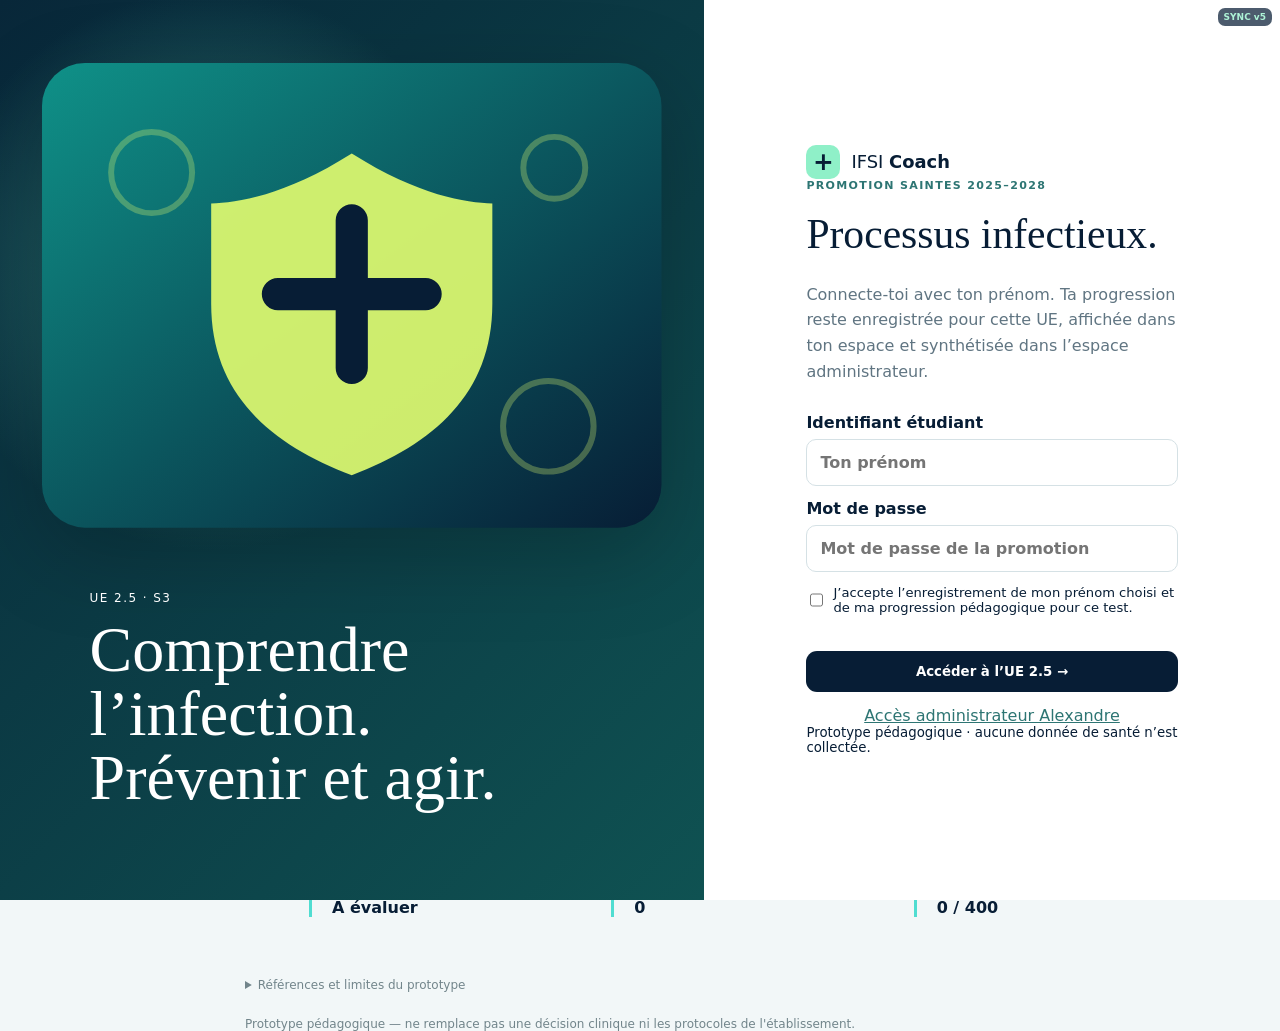
<file: index.html>
<!doctype html><html lang="fr"><head><meta charset="utf-8"><meta name="viewport" content="width=device-width,initial-scale=1"><meta name="theme-color" content="#071d35"><meta name="description" content="IFSI Coach UE 2.5 S3 : processus infectieux, mécanismes, surveillances IDE, cartes, QCM et cas cliniques."><title>IFSI Coach — UE 2.5 Processus infectieux</title></head><body><div id="boot" style="font:600 16px system-ui;padding:32px">Chargement de l’UE 2.5…</div><script>(async()=>{const v='20260920-secure5',txt=async p=>{const r=await fetch(p+'?v='+v,{cache:'no-store'});if(!r.ok)throw new Error(p);return r.text()},load=src=>new Promise((ok,ko)=>{const s=document.createElement('script');s.src=src+'?v='+v;s.onload=ok;s.onerror=ko;document.body.appendChild(s)});try{const shell=await Promise.all(["./shell-1.txt","./shell-2.txt","./shell-3.txt","./shell-4.txt"].map(txt));const l=document.createElement('link');l.rel='stylesheet';l.href='./style.css?v='+v;document.head.appendChild(l);document.body.innerHTML=shell.join('');await load('./data-a.js');await load('./data-b.js');await load('./data-extra.js');await load('./app-secure.js');}catch(e){console.error(e);document.body.innerHTML='<div style="font:600 16px system-ui;padding:32px">Le chargement a échoué. Actualise la page.</div>'}})();</script></body></html>
</file>
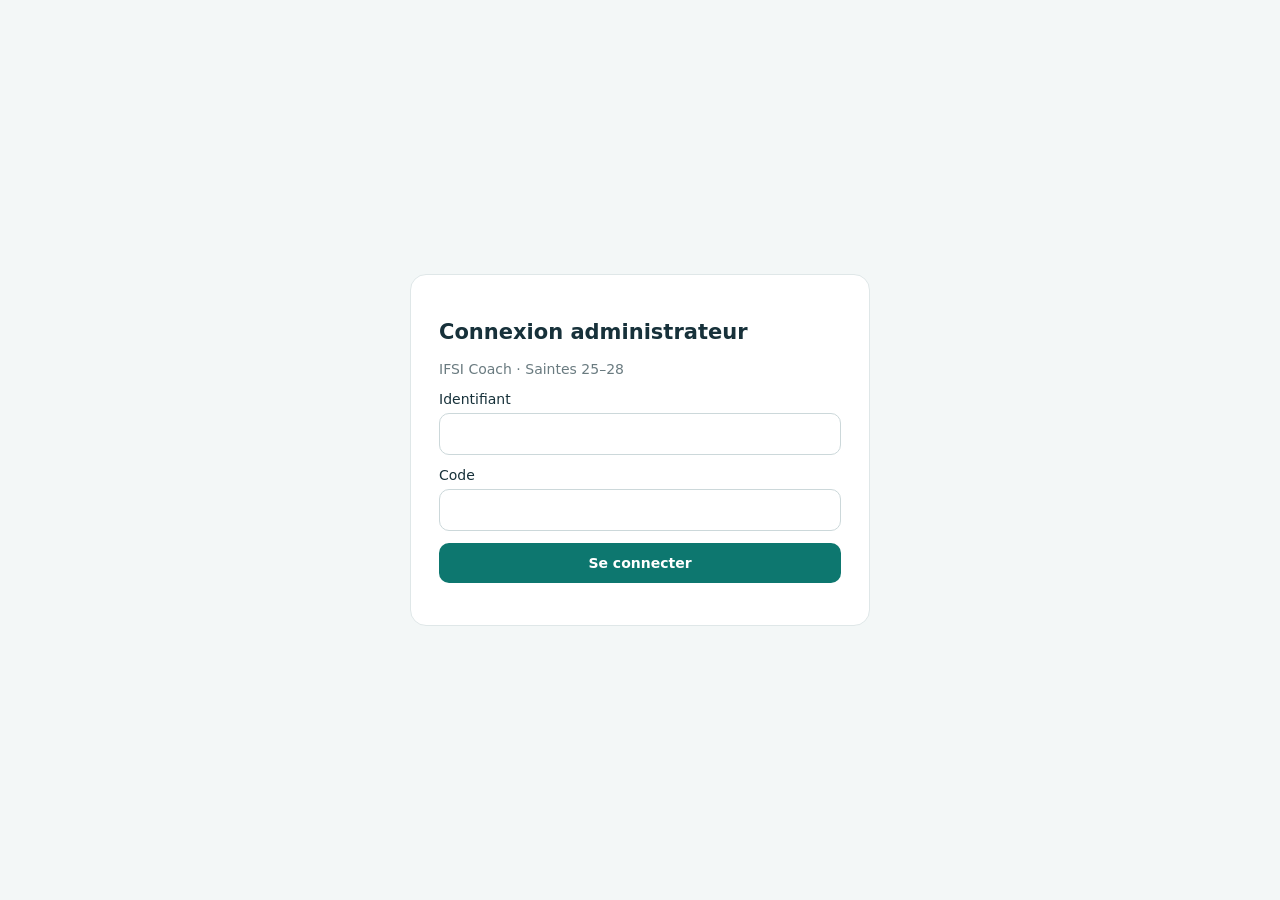
<file: admin/index.html>
<!doctype html><html lang="fr"><head><meta charset="utf-8"><meta name="viewport" content="width=device-width,initial-scale=1"><title>IFSI Coach Admin</title><style>
:root{--g:#0d776f;--d:#10333d;--bg:#f3f7f7;--m:#6a7b80;--l:#dfe7e8;--ok:#15705f;--w:#a76b00;--bad:#a33}*{box-sizing:border-box}body{margin:0;font:14px system-ui,Arial;background:var(--bg);color:#17313a}button,input{font:inherit}.hide{display:none!important}.login{min-height:100vh;display:grid;place-items:center;padding:20px}.card,.box{background:#fff;border:1px solid var(--l);border-radius:16px}.card{width:min(460px,94%);padding:28px}.card input{width:100%;padding:12px;border:1px solid #ccd8da;border-radius:10px;margin:6px 0 12px}.go{width:100%;padding:12px;border:0;border-radius:10px;background:var(--g);color:#fff;font-weight:800;cursor:pointer}.err{color:var(--bad)}header{position:sticky;top:0;z-index:5;background:#fff;border-bottom:1px solid var(--l);padding:14px 22px;display:flex;justify-content:space-between;align-items:center}header button{border:1px solid var(--l);background:#fff;border-radius:9px;padding:9px 12px;font-weight:700;cursor:pointer}.wrap{max-width:1380px;margin:auto;padding:26px}.muted{color:var(--m)}.badge{display:inline-block;padding:6px 9px;border-radius:999px;background:#eaf5f3;color:var(--g);font-size:12px;font-weight:800}.tabs{display:grid;grid-template-columns:1fr 1fr;gap:12px;margin:20px 0}.tab{border:1px solid var(--l);background:#fff;border-radius:16px;padding:18px;text-align:left;cursor:pointer}.tab span{font-size:12px;font-weight:800;color:var(--g)}.tab strong{display:block;font-size:18px;margin:5px 0}.tab small{color:var(--m)}.tab.on{background:linear-gradient(135deg,var(--d),var(--g));color:#fff;border-color:transparent}.tab.on span,.tab.on small{color:#d9f3ef}.stats{display:grid;grid-template-columns:repeat(4,1fr);gap:10px}.box{padding:17px}.stat b{display:block;font-size:27px;margin-top:4px}.panel{margin-top:14px}.bar{height:7px;background:#edf2f3;border-radius:9px;overflow:hidden}.bar i{display:block;height:100%;background:var(--g)}.tools{display:flex;justify-content:space-between;gap:10px;align-items:center}.tools input{padding:10px;border:1px solid var(--l);border-radius:9px;width:300px}.scroll{overflow:auto}table{width:100%;border-collapse:collapse;min-width:1050px;margin-top:8px}th,td{padding:11px 8px;border-bottom:1px solid #edf1f2;text-align:left}th{font-size:12px;color:var(--m)}tr[data-id]{cursor:pointer}tr[data-id]:hover{background:#f7fbfa}.pill{padding:5px 8px;border-radius:999px;font-size:11px;font-weight:800}.ok{background:#e7f6f0;color:var(--ok)}.warn{background:#fff4dd;color:var(--w)}.bad{background:#fff0f0;color:var(--bad)}.neutral{background:#eef2f3;color:#68777b}.modal{position:fixed;inset:0;background:#0d2932b5;display:grid;place-items:center;padding:18px;z-index:20}.modal>.card{width:min(1050px,100%);max-height:92vh;overflow:auto}.mhead{display:flex;justify-content:space-between;gap:10px}.close{border:0;border-radius:9px;padding:8px 10px;cursor:pointer}.mini{display:grid;grid-template-columns:repeat(5,1fr);gap:8px;margin:14px 0}.mini .box{padding:12px}.mini b{display:block;font-size:18px;margin-top:3px}.detail{min-width:780px}.detail td,.detail th{text-align:center}.detail td:first-child,.detail th:first-child{text-align:left}.mark{display:inline-grid;place-items:center;width:24px;height:24px;border-radius:50%;font-weight:900}.yes{background:#e7f6f0;color:var(--ok)}.no{background:#eef2f3;color:#9aa6a9}.message-box{margin-top:18px;padding:16px;border:1px solid var(--l);border-radius:14px;background:#fbfdfd}.message-head{display:flex;justify-content:space-between;gap:10px;align-items:center;margin-bottom:10px}.message-head h3{margin:0}.message-compose{display:grid;grid-template-columns:1fr auto;gap:8px}.message-compose textarea{min-height:82px;resize:vertical;padding:11px;border:1px solid #ccd8da;border-radius:10px;font:inherit}.send-btn{border:0;border-radius:10px;padding:10px 16px;background:var(--g);color:#fff;font-weight:800;cursor:pointer}.send-btn:disabled{opacity:.55;cursor:default}.message-status{min-height:18px;margin:8px 0;color:var(--m);font-size:12px}.message-history{display:grid;gap:8px;max-height:240px;overflow:auto}.msg-item{padding:10px 12px;border:1px solid #e5ecec;border-radius:10px;background:#fff}.msg-top{display:flex;justify-content:space-between;gap:10px;align-items:center;margin-bottom:4px}.msg-top small{color:var(--m)}.msg-read{font-size:11px;font-weight:800}.msg-read.read{color:var(--ok)}.msg-read.unread{color:var(--w)}.msg-text{white-space:pre-wrap;line-height:1.4}@media(max-width:800px){.tabs,.stats{grid-template-columns:1fr 1fr}.mini{grid-template-columns:1fr 1fr}.tools{align-items:stretch;flex-direction:column}.tools input{width:100%}}@media(max-width:520px){.tabs,.stats{grid-template-columns:1fr}.wrap{padding:16px}.message-compose{grid-template-columns:1fr}}
</style><style id="ue25-admin-style">.tabs{grid-template-columns:repeat(3,1fr)}@media(max-width:760px){.tabs{grid-template-columns:1fr 1fr}}@media(max-width:520px){.tabs{grid-template-columns:1fr}}</style></head><body>
<section id="login" class="login"><form id="form" class="card"><h2>Connexion administrateur</h2><p class="muted">IFSI Coach · Saintes 25–28</p><label>Identifiant</label><input id="uid" required><label>Code</label><input id="pwd" type="password" required><button class="go">Se connecter</button><p id="err" class="err"></p></form></section>
<main id="app" class="hide"><header><b>✚ IFSI Coach · Administration</b><div><button id="refresh">Actualiser</button> <button id="logout">Déconnexion</button></div></header><div class="wrap"><span class="badge">PROMOTION SAINTES 25–28</span><h1>Bonjour Alexandre</h1><p class="muted">Un seul espace pour suivre la progression des étudiants par UE.</p><div class="tabs"><button class="tab on" data-ue="211"><span>UE 2.11 · S3</span><strong>Pharmacologie</strong><small>Progression par module et activité</small></button><button class="tab" data-ue="28"><span>UE 2.8 · S3</span><strong>Processus obstructifs</strong><small>Diagnostics, flashcards, cas et validations</small></button><button class="tab" data-ue="25"><span>UE 2.5 · S3</span><strong>Processus infectieux</strong><small>Diagnostics, flashcards, cas et validations</small></button></div><div class="stats"><div class="box stat"><span class="muted">ÉTUDIANTS</span><b id="n">0</b></div><div class="box stat"><span class="muted">ACTIFS AUJOURD’HUI</span><b id="act">0</b></div><div class="box stat"><span class="muted">TEMPS TOTAL</span><b id="time">0 min</b></div><div class="box stat"><span class="muted">PROGRESSION MOY.</span><b id="avg">0%</b></div></div><div class="box panel"><div class="tools"><div><h3 id="title">Suivi UE 2.11</h3><div id="sub" class="muted"></div></div><input id="q" placeholder="Rechercher un prénom"></div><div class="scroll"><table><thead id="head"></thead><tbody id="rows"></tbody></table></div></div></div></main>
<div id="modal" class="modal hide"><div class="card"><div class="mhead"><div><span id="state" class="pill neutral"></span><h2 id="name"></h2><div id="last" class="muted"></div></div><button id="close" class="close">Fermer</button></div><div id="mini" class="mini"></div><div class="scroll"><table class="detail"><thead id="dhead"></thead><tbody id="drows"></tbody></table></div><section id="msgbox" class="message-box"><div class="message-head"><h3 id="msgtitle">Message privé</h3><span class="badge">INDIVIDUEL</span></div><div class="message-compose"><textarea id="msgtext" maxlength="1000" placeholder="Écrire un message à cet étudiant…"></textarea><button id="msgsend" class="send-btn" type="button">Envoyer</button></div><div id="msgstatus" class="message-status"></div><div id="msghistory" class="message-history"></div></section></div></div>
<script>
const API='/api/coach';
const TOKEN_KEY='ifsi-coach-admin-token-v1';
const M211=[['antalgiques','Antalgiques'],['ains','AINS'],['antibiotiques','Antibiotiques'],['antifongiques','Antifongiques'],['antiviraux','Antiviraux'],['anticoagulants','Anticoagulants'],['antiagregants','Antiagrégants'],['fibrinolytiques','Fibrinolytiques'],['iec','IEC'],['ara2','ARA II'],['betabloquants','Bêtabloquants'],['diuretiques','Diurétiques'],['nitrates','Dérivés nitrés'],['antiarythmiques','Antiarythmiques'],['hypolipemiants','Hypolipémiants'],['insulines','Insulines'],['antidiabetiques','Antidiabétiques'],['antidepresseurs','Antidépresseurs'],['benzodiazepines','Benzodiazépines'],['antipsychotiques','Antipsychotiques'],['thymoregulateurs','Thymorégulateurs']];
const M28=['Insuffisance coronaire','Syndrome coronarien aigu','Prévention cardiovasculaire','AOMI','AVC et AIT','MTEV et TVP','Embolie pulmonaire','BPCO','Exacerbation de BPCO','Rétrécissement aortique','Cathétérisme et TAVI','Occlusion intestinale','Lithiase biliaire','Lithiase urinaire'];
const M25=["Épidémiologie et chaîne infectieuse","Prélèvements et diagnostic microbiologique","Fièvre, bactériémie et sepsis","Vaccination et sérothérapie","Infections respiratoires et ORL","Infections respiratoires de l’enfant","Tuberculose","Infections urinaires","Infections urinaires associées aux soins","Infections intra-abdominales","Diarrhées infectieuses","Méningites et encéphalites","Endocardites infectieuses","Infections ostéo-articulaires","Infections cutanées bactériennes","Dermatoses virales, fongiques et parasitaires","VIH","Infections sexuellement transmissibles","Hépatites virales","Santé du voyageur et migrants"];
const $=id=>document.getElementById(id);
let S=[],P=[],SC=[],ue=location.hash==='#ue28'?'28':location.hash==='#ue25'?'25':'211',currentStudentId=null;
const token=()=>{try{return sessionStorage.getItem(TOKEN_KEY)||''}catch{return ''}};
const saveToken=t=>{try{sessionStorage.setItem(TOKEN_KEY,t)}catch{}};
const clearToken=()=>{try{sessionStorage.removeItem(TOKEN_KEY)}catch{}};
async function call(action,body={}){
 const t=token();
 const r=await fetch(API,{method:'POST',cache:'no-store',headers:{'Content-Type':'application/json','Cache-Control':'no-cache',...(t?{'x-coach-session':t}:{})},body:JSON.stringify({action,...body})});
 const d=await r.json().catch(()=>({}));
 if(!r.ok){const e=new Error(d.error||'api_error');e.status=r.status;throw e}
 return d;
}
function esc(v){return String(v??'').replace(/[&<>"']/g,c=>({'&':'&amp;','<':'&lt;','>':'&gt;','"':'&quot;',"'":'&#39;'}[c]))}
function fmt(s){s=+s||0;return s<3600?Math.round(s/60)+' min':(s/3600).toFixed(1)+' h'}
function ds(v){return v?(Date.now()-new Date(v))/864e5:999}
function dt(v){return v?new Date(v).toLocaleString('fr-FR',{dateStyle:'short',timeStyle:'short'}):'—'}
function status(last,prog){let d=ds(last),p=+prog||0;return d>=5||p<5?['À relancer','bad']:d>=2||p<15?['À surveiller','warn']:['Actif','ok']}
function validations(p){return Object.values(p?.module_validations||{}).reduce((n,x)=>n+['test','revise','case'].filter(k=>x?.[k]===true).length,0)}
function scoreMap(id){let o={};SC.filter(x=>String(x.student_id)===String(id)).forEach(x=>o[x.module]=x);return o}
function progressRow(id){return P.find(x=>String(x.student_id)===String(id))||null}
function z28(s){let p=progressRow(s.id),sc=scoreMap(s.id),mods=Object.keys(sc).length,cards=Array.isArray(p?.cards_seen)?p.cards_seen.length:0,cases=Array.isArray(p?.cases_done)?p.cases_done.length:0,valid=validations(p),vals=Object.values(sc).map(x=>+x.latest).filter(Number.isFinite),av=vals.length?Math.round(vals.reduce((a,b)=>a+b,0)/vals.length):null,pr=Math.round(100*((Math.min(mods,14)/14)+(Math.min(cards,140)/140)+(Math.min(cases,14)/14)+(Math.min(valid,42)/42))/4);return{p,sc,mods,cards,cases,valid,av,pr,last:p?.last_seen_at||p?.updated_at,time:+p?.total_seconds||0}}
function z25(s){let p=progressRow(s.id),sc=scoreMap(s.id),mods=Object.keys(sc).length,cards=Array.isArray(p?.cards_seen)?p.cards_seen.length:0,cases=Array.isArray(p?.cases_done)?p.cases_done.length:0,valid=validations(p),vals=Object.values(sc).map(x=>+x.latest).filter(Number.isFinite),av=vals.length?Math.round(vals.reduce((a,b)=>a+b,0)/vals.length):null,pr=Math.round(100*((Math.min(mods,20)/20)+(Math.min(cards,400)/400)+(Math.min(cases,20)/20)+(Math.min(valid,60)/60))/4);return{p,sc,mods,cards,cases,valid,av,pr,last:p?.last_seen_at||p?.updated_at,time:+p?.total_seconds||0}}
async function load(){
 const d=await call('admin_dashboard',{ue});
 S=d.students||[];P=d.progress||[];SC=d.scores||[];render();
}
function render(){ue==='211'?r211():ue==='28'?r28():r25()}
function r211(){
 let q=$('q').value.toLowerCase(),L=S.filter(s=>(s.first_name||'').toLowerCase().includes(q));
 $('title').textContent='Suivi UE 2.11';$('sub').textContent='Pharmacologie · progression et dernière activité.';
 $('head').innerHTML='<tr><th>Étudiant</th><th>Statut</th><th>Dernière connexion</th><th>Temps</th><th>Progression</th><th>Activités</th><th></th></tr>';
 $('n').textContent=S.length;$('act').textContent=S.filter(s=>ds(s.last_login_at)<1).length;$('time').textContent=fmt(S.reduce((a,s)=>a+(+s.total_seconds||0),0));$('avg').textContent=(S.length?Math.round(S.reduce((a,s)=>a+(+s.progress_percent||0),0)/S.length):0)+'%';
 $('rows').innerHTML=L.map(s=>{let st=status(s.last_login_at,s.progress_percent);return '<tr data-id="'+s.id+'"><td><b>'+esc(s.first_name)+'</b></td><td><span class="pill '+st[1]+'">'+st[0]+'</span></td><td>'+dt(s.last_login_at)+'</td><td>'+fmt(s.total_seconds)+'</td><td><b>'+(s.progress_percent||0)+'%</b><div class="bar"><i style="width:'+(s.progress_percent||0)+'%"></i></div></td><td>'+(s.questions_answered||0)+'</td><td>Détails →</td></tr>'}).join('');bind();
}
function r28(){
 let q=$('q').value.toLowerCase(),L=S.filter(s=>(s.first_name||'').toLowerCase().includes(q)),Z=S.map(z28);
 $('title').textContent='Suivi UE 2.8';$('sub').textContent='Processus obstructifs · 14 modules · 140 cartes · 14 cas · 42 validations.';
 $('head').innerHTML='<tr><th>Étudiant</th><th>Statut</th><th>Dernière activité</th><th>Temps</th><th>Progression</th><th>Validations</th><th>Diagnostics</th><th>Moyenne</th><th>Cartes</th><th>Cas</th><th></th></tr>';
 $('n').textContent=S.length;$('act').textContent=Z.filter(z=>ds(z.last)<1).length;$('time').textContent=fmt(Z.reduce((a,z)=>a+z.time,0));$('avg').textContent=(Z.length?Math.round(Z.reduce((a,z)=>a+z.pr,0)/Z.length):0)+'%';
 $('rows').innerHTML=L.map(s=>{let z=z28(s),st=status(z.last,z.pr);return '<tr data-id="'+s.id+'"><td><b>'+esc(s.first_name)+'</b></td><td><span class="pill '+st[1]+'">'+st[0]+'</span></td><td>'+dt(z.last)+'</td><td>'+fmt(z.time)+'</td><td><b>'+z.pr+'%</b><div class="bar"><i style="width:'+z.pr+'%"></i></div></td><td>'+z.valid+'/42</td><td>'+z.mods+'/14</td><td>'+(z.av===null?'—':z.av+'%')+'</td><td>'+z.cards+'/140</td><td>'+z.cases+'/14</td><td>Détails →</td></tr>'}).join('');bind();
}
function r25(){
 let q=$('q').value.toLowerCase(),L=S.filter(s=>(s.first_name||'').toLowerCase().includes(q)),Z=S.map(z25);
 $('title').textContent='Suivi UE 2.5';$('sub').textContent='Processus infectieux · 20 modules · 400 cartes · 20 cas · 60 validations.';
 $('head').innerHTML='<tr><th>Étudiant</th><th>Statut</th><th>Dernière activité</th><th>Temps</th><th>Progression</th><th>Validations</th><th>Diagnostics</th><th>Moyenne</th><th>Cartes</th><th>Cas</th><th></th></tr>';
 $('n').textContent=S.length;$('act').textContent=Z.filter(z=>ds(z.last)<1).length;$('time').textContent=fmt(Z.reduce((a,z)=>a+z.time,0));$('avg').textContent=(Z.length?Math.round(Z.reduce((a,z)=>a+z.pr,0)/Z.length):0)+'%';
 $('rows').innerHTML=L.map(s=>{let z=z25(s),st=status(z.last,z.pr);return '<tr data-id="'+s.id+'"><td><b>'+esc(s.first_name)+'</b></td><td><span class="pill '+st[1]+'">'+st[0]+'</span></td><td>'+dt(z.last)+'</td><td>'+fmt(z.time)+'</td><td><b>'+z.pr+'%</b><div class="bar"><i style="width:'+z.pr+'%"></i></div></td><td>'+z.valid+'/60</td><td>'+z.mods+'/20</td><td>'+(z.av===null?'—':z.av+'%')+'</td><td>'+z.cards+'/400</td><td>'+z.cases+'/20</td><td>Détails →</td></tr>'}).join('');bind();
}
function bind(){document.querySelectorAll('tr[data-id]').forEach(r=>r.onclick=()=>detail(r.dataset.id))}
function mark(v){return '<span class="mark '+(v?'yes':'no')+'">'+(v?'✓':'—')+'</span>'}
async function detail(id){
 let s=S.find(x=>String(x.id)===String(id));if(!s)return;
 let st,mini='',rows='';
 if(ue==='211'){
   st=status(s.last_login_at,s.progress_percent);let done=0;M211.forEach(([k])=>done+=Object.values(s.module_progress?.[k]?.modes||{}).filter(Boolean).length);
   $('state').textContent='UE 2.11 · '+st[0];$('last').textContent='Dernière connexion : '+dt(s.last_login_at);
   mini='<div class="box"><span class="muted">Progression</span><b>'+(s.progress_percent||0)+'%</b></div><div class="box"><span class="muted">Temps</span><b>'+fmt(s.total_seconds)+'</b></div><div class="box"><span class="muted">Activités</span><b>'+(s.questions_answered||0)+'</b></div><div class="box"><span class="muted">Validations</span><b>'+done+'/105</b></div><div class="box"><span class="muted">Modules</span><b>21</b></div>';
   $('dhead').innerHTML='<tr><th>Module</th><th>Comprendre</th><th>Flashcards</th><th>Diagnostic</th><th>Cas</th><th>Surveillance</th><th>Score</th></tr>';
   rows=M211.map(([k,n])=>{let x=s.module_progress?.[k]||{},m=x.modes||{};return '<tr><td><b>'+esc(n)+'</b></td><td>'+mark(m.understand)+'</td><td>'+mark(m.flashcards)+'</td><td>'+mark(m.diagnostic)+'</td><td>'+mark(m.case)+'</td><td>'+mark(m.surveillance)+'</td><td>'+(Number.isFinite(+x.diag_score)?x.diag_score+'/10':'—')+'</td></tr>'}).join('');
 }else{
   let z=ue==='28'?z28(s):z25(s),mods=ue==='28'?M28:M25,total=ue==='28'?42:60,cardTotal=ue==='28'?140:400,caseTotal=ue==='28'?14:20;
   st=status(z.last,z.pr);$('state').textContent='UE 2.'+(ue==='28'?'8':'5')+' · '+st[0];$('last').textContent='Dernière activité : '+dt(z.last);
   mini='<div class="box"><span class="muted">Progression</span><b>'+z.pr+'%</b></div><div class="box"><span class="muted">Temps</span><b>'+fmt(z.time)+'</b></div><div class="box"><span class="muted">Validations</span><b>'+z.valid+'/'+total+'</b></div><div class="box"><span class="muted">Cartes</span><b>'+z.cards+'/'+cardTotal+'</b></div><div class="box"><span class="muted">Cas</span><b>'+z.cases+'/'+caseTotal+'</b></div>';
   $('dhead').innerHTML='<tr><th>Module</th><th>Test</th><th>Révision</th><th>Cas</th><th>Dernier</th><th>Meilleur</th><th>Essais</th></tr>';
   let mv=z.p?.module_validations||{};rows=mods.map(n=>{let x=z.sc[n],v=mv[n]||{};return '<tr><td><b>'+esc(n)+'</b></td><td>'+mark(v.test)+'</td><td>'+mark(v.revise)+'</td><td>'+mark(v.case)+'</td><td>'+(x?x.latest+'%':'—')+'</td><td>'+(x?x.best+'%':'—')+'</td><td>'+(x?x.attempts:'—')+'</td></tr>'}).join('');
 }
 $('state').className='pill '+st[1];$('name').textContent=s.first_name;$('mini').innerHTML=mini;$('drows').innerHTML=rows;currentStudentId=s.id;$('msgtitle').textContent='Message privé à '+s.first_name;$('msgtext').value='';$('modal').classList.remove('hide');await loadMessages(s.id);
}
function renderMessageHistory(list){$('msghistory').innerHTML=(list||[]).length?(list||[]).map(n=>'<div class="msg-item"><div class="msg-top"><small>'+dt(n.created_at)+'</small><span class="msg-read '+(n.read_at?'read':'unread')+'">'+(n.read_at?'✓ Lu':'• Non lu')+'</span></div><div class="msg-text">'+esc(n.message)+'</div></div>').join(''):'<div class="muted">Aucun message envoyé à cet étudiant.</div>'}
async function loadMessages(id){$('msgstatus').textContent='Chargement…';try{const d=await call('admin_notifications',{mode:'list',student_id:id});renderMessageHistory(d.notifications||[]);$('msgstatus').textContent=''}catch(e){$('msgstatus').textContent='Impossible de charger les messages.'}}
async function sendMessage(){let s=S.find(x=>String(x.id)===String(currentStudentId)),message=$('msgtext').value.trim();if(!s||!message)return;$('msgsend').disabled=true;$('msgstatus').textContent='Envoi…';try{await call('admin_notifications',{mode:'create',student_id:s.id,message});$('msgtext').value='';$('msgstatus').textContent='Message envoyé à '+s.first_name+'.';await loadMessages(s.id)}catch{$('msgstatus').textContent='Envoi impossible.'}finally{$('msgsend').disabled=false}}
function syncTabs(){document.querySelectorAll('.tab').forEach(x=>x.classList.toggle('on',x.dataset.ue===ue))}
function showApp(){$('login').classList.add('hide');$('app').classList.remove('hide');syncTabs()}
$('form').onsubmit=async e=>{e.preventDefault();$('err').textContent='';try{const d=await call('admin_login',{username:$('uid').value.trim(),password:$('pwd').value});saveToken(d.token);showApp();await load()}catch(err){$('err').textContent=err.message==='Trop de tentatives. Réessaie dans quelques minutes.'?err.message:'Identifiant ou code incorrect'}};
$('logout').onclick=async()=>{try{await call('logout')}catch{}clearToken();location.reload()};
$('refresh').onclick=()=>load().catch(()=>{});
$('q').oninput=render;
document.querySelectorAll('[data-ue]').forEach(b=>b.onclick=async()=>{ue=b.dataset.ue;syncTabs();history.replaceState(null,'',ue==='28'?'#ue28':ue==='25'?'#ue25':'#ue211');await load()});
$('close').onclick=()=>$('modal').classList.add('hide');
$('modal').onclick=e=>{if(e.target===$('modal'))$('modal').classList.add('hide')};
$('msgsend').onclick=sendMessage;
(async()=>{if(!token())return;try{await call('admin_session');showApp();await load()}catch{clearToken()}})();
setInterval(()=>{if(!document.hidden&&!$('app').classList.contains('hide'))load().catch(()=>{})},15000);
</script></body></html>
</file>
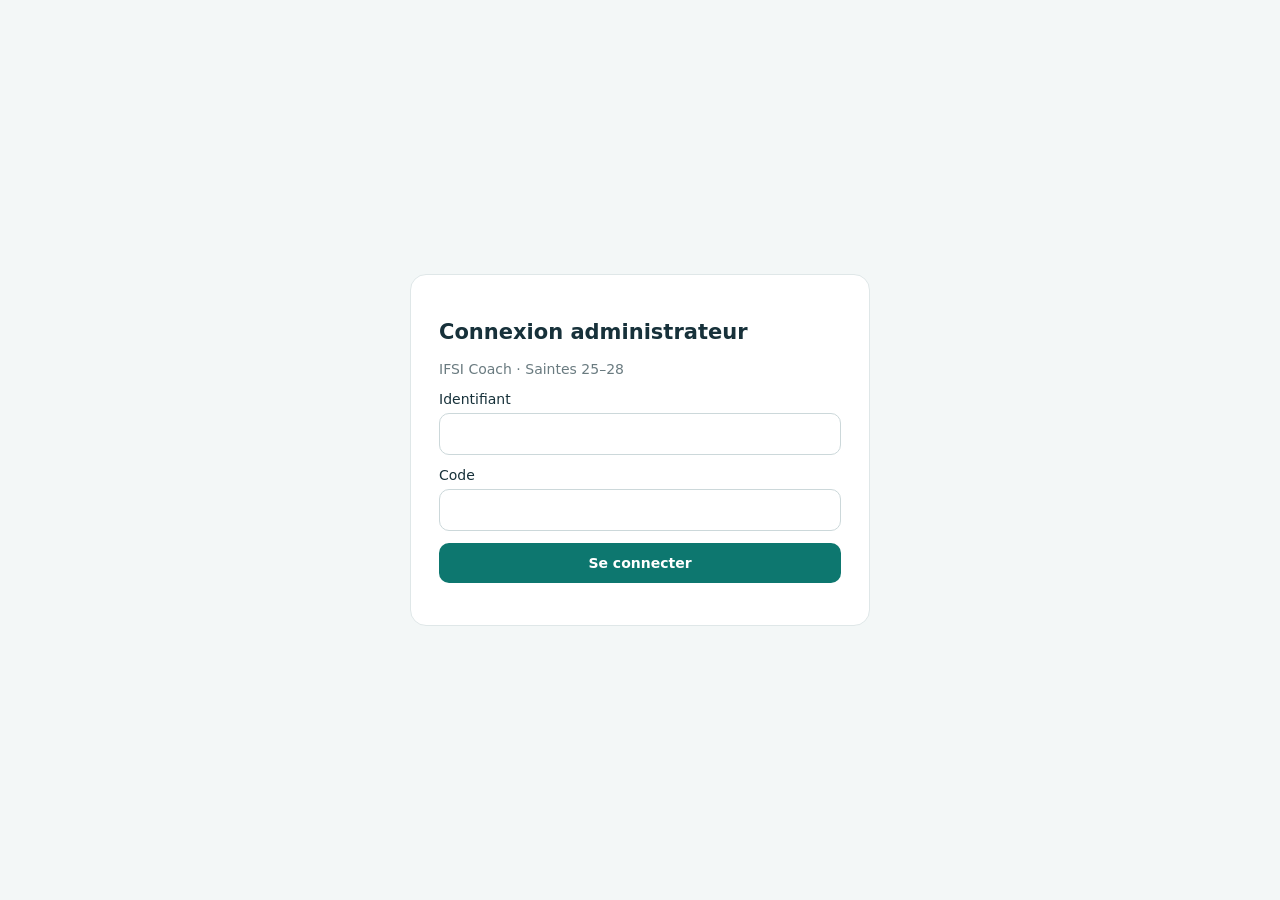
<file: central-admin/index.html>
<!doctype html>
<html lang="fr">
<head>
<meta charset="utf-8">
<meta name="viewport" content="width=device-width,initial-scale=1">
<title>IFSI Coach Admin</title>
<style>
:root{--g:#0d776f;--d:#10333d;--bg:#f3f7f7;--m:#6a7b80;--l:#dfe7e8;--ok:#15705f;--w:#a76b00;--bad:#a33}
*{box-sizing:border-box}body{margin:0;font:14px system-ui,Arial;background:var(--bg);color:#17313a}button,input,textarea{font:inherit}.hide{display:none!important}
.login{min-height:100vh;display:grid;place-items:center;padding:20px}.card,.box{background:#fff;border:1px solid var(--l);border-radius:16px}.card{width:min(460px,94%);padding:28px}
.card input{width:100%;padding:12px;border:1px solid #ccd8da;border-radius:10px;margin:6px 0 12px}.go{width:100%;padding:12px;border:0;border-radius:10px;background:var(--g);color:#fff;font-weight:800;cursor:pointer}.err{color:var(--bad)}
header{position:sticky;top:0;z-index:5;background:#fff;border-bottom:1px solid var(--l);padding:14px 22px;display:flex;justify-content:space-between;align-items:center}header button{border:1px solid var(--l);background:#fff;border-radius:9px;padding:9px 12px;font-weight:700;cursor:pointer}
.wrap{max-width:1420px;margin:auto;padding:26px}.muted{color:var(--m)}.badge{display:inline-block;padding:6px 9px;border-radius:999px;background:#eaf5f3;color:var(--g);font-size:12px;font-weight:800}
.tabs{display:grid;grid-template-columns:repeat(3,1fr);gap:12px;margin:20px 0}.tab{border:1px solid var(--l);background:#fff;border-radius:16px;padding:18px;text-align:left;cursor:pointer}.tab span{font-size:12px;font-weight:800;color:var(--g)}.tab strong{display:block;font-size:18px;margin:5px 0}.tab small{color:var(--m)}.tab.on{background:linear-gradient(135deg,var(--d),var(--g));color:#fff;border-color:transparent}.tab.on span,.tab.on small{color:#d9f3ef}
.stats{display:grid;grid-template-columns:repeat(4,1fr);gap:10px}.box{padding:17px}.stat b{display:block;font-size:27px;margin-top:4px}.panel{margin-top:14px}.bar{height:7px;background:#edf2f3;border-radius:9px;overflow:hidden}.bar i{display:block;height:100%;background:var(--g)}
.tools{display:flex;justify-content:space-between;gap:10px;align-items:center}.tools input{padding:10px;border:1px solid var(--l);border-radius:9px;width:300px}.scroll{overflow:auto}
table{width:100%;border-collapse:collapse;min-width:1050px;margin-top:8px}th,td{padding:11px 8px;border-bottom:1px solid #edf1f2;text-align:left}th{font-size:12px;color:var(--m)}tr[data-id]{cursor:pointer}tr[data-id]:hover{background:#f7fbfa}
.pill{padding:5px 8px;border-radius:999px;font-size:11px;font-weight:800}.ok{background:#e7f6f0;color:var(--ok)}.warn{background:#fff4dd;color:var(--w)}.bad{background:#fff0f0;color:var(--bad)}.neutral{background:#eef2f3;color:#68777b}
.modal{position:fixed;inset:0;background:#0d2932b5;display:grid;place-items:center;padding:18px;z-index:20}.modal>.card{width:min(1100px,100%);max-height:92vh;overflow:auto}.mhead{display:flex;justify-content:space-between;gap:10px}.close{border:0;border-radius:9px;padding:8px 10px;cursor:pointer}
.mini{display:grid;grid-template-columns:repeat(5,1fr);gap:8px;margin:14px 0}.mini .box{padding:12px}.mini b{display:block;font-size:18px;margin-top:3px}.detail{min-width:820px}.detail td,.detail th{text-align:center}.detail td:first-child,.detail th:first-child{text-align:left}
.mark{display:inline-grid;place-items:center;width:24px;height:24px;border-radius:50%;font-weight:900}.yes{background:#e7f6f0;color:var(--ok)}.no{background:#eef2f3;color:#9aa6a9}
.message-box{margin-top:18px;padding:16px;border:1px solid var(--l);border-radius:14px;background:#fbfdfd}.message-head{display:flex;justify-content:space-between;gap:10px;align-items:center;margin-bottom:10px}.message-head h3{margin:0}.message-compose{display:grid;grid-template-columns:1fr auto;gap:8px}.message-compose textarea{min-height:82px;resize:vertical;padding:11px;border:1px solid #ccd8da;border-radius:10px}.send-btn{border:0;border-radius:10px;padding:10px 16px;background:var(--g);color:#fff;font-weight:800;cursor:pointer}.send-btn:disabled{opacity:.55}.message-status{min-height:18px;margin:8px 0;color:var(--m);font-size:12px}.message-history{display:grid;gap:8px;max-height:240px;overflow:auto}.msg-item{padding:10px 12px;border:1px solid #e5ecec;border-radius:10px;background:#fff}.msg-top{display:flex;justify-content:space-between;gap:10px;align-items:center;margin-bottom:4px}.msg-top small{color:var(--m)}.msg-read{font-size:11px;font-weight:800}.msg-read.read{color:var(--ok)}.msg-read.unread{color:var(--w)}.msg-text{white-space:pre-wrap;line-height:1.4}
@media(max-width:900px){.tabs,.stats{grid-template-columns:1fr}.mini{grid-template-columns:1fr 1fr}.tools{align-items:stretch;flex-direction:column}.tools input{width:100%}.message-compose{grid-template-columns:1fr}}
</style>
</head>
<body>
<section id="login" class="login"><form id="form" class="card"><h2>Connexion administrateur</h2><p class="muted">IFSI Coach · Saintes 25–28</p><label>Identifiant</label><input id="uid" required><label>Code</label><input id="pwd" type="password" required><button class="go">Se connecter</button><p id="err" class="err"></p></form></section>
<main id="app" class="hide"><header><b>✚ IFSI Coach · Administration</b><div><button id="refresh">Actualiser</button> <button id="logout">Déconnexion</button></div></header><div class="wrap">
<span class="badge">PROMOTION SAINTES 25–28</span><h1>Bonjour Alexandre</h1><p class="muted">Un seul espace pour suivre la progression des étudiants par UE.</p>
<div class="tabs">
<button class="tab" data-ue="211"><span>UE 2.11 · S3</span><strong>Pharmacologie</strong><small>Progression par module et activité</small></button>
<button class="tab" data-ue="28"><span>UE 2.8 · S3</span><strong>Processus obstructifs</strong><small>Diagnostics, flashcards, cas et validations</small></button>
<button class="tab" data-ue="25"><span>UE 2.5 · S3</span><strong>Processus infectieux</strong><small>Diagnostics, 400 cartes, cas et validations</small></button>
</div>
<div class="stats"><div class="box stat"><span class="muted">ÉTUDIANTS</span><b id="n">0</b></div><div class="box stat"><span class="muted">ACTIFS AUJOURD’HUI</span><b id="act">0</b></div><div class="box stat"><span class="muted">TEMPS TOTAL</span><b id="time">0 min</b></div><div class="box stat"><span class="muted">PROGRESSION MOY.</span><b id="avg">0%</b></div></div>
<div class="box panel"><div class="tools"><div><h3 id="title">Suivi</h3><div id="sub" class="muted"></div></div><input id="q" placeholder="Rechercher un prénom"></div><div class="scroll"><table><thead id="head"></thead><tbody id="rows"></tbody></table></div></div>
</div></main>
<div id="modal" class="modal hide"><div class="card"><div class="mhead"><div><span id="state" class="pill neutral"></span><h2 id="name"></h2><div id="last" class="muted"></div></div><button id="close" class="close">Fermer</button></div><div id="mini" class="mini"></div><div class="scroll"><table class="detail"><thead id="dhead"></thead><tbody id="drows"></tbody></table></div>
<section class="message-box"><div class="message-head"><h3 id="msgtitle">Message privé</h3></div><div class="message-compose"><textarea id="msgtext" maxlength="1000" placeholder="Écrire un message à cet étudiant…"></textarea><button id="msgsend" class="send-btn">Envoyer</button></div><div id="msgstatus" class="message-status"></div><div id="msghistory" class="message-history"></div></section>
</div></div>
<script>
const SB='https://bzmwtjkjuihbrhiumdul.supabase.co',KEY='sb_publishable_k2hNQO9qxjtwCMlnAMjzwg_yOiEb2RI',AID='ADMIN2528',AH='eb2b9a69d63dd814d76c32266b5d65b794eb5fad0308ae149be4bd121b585457';
const M211=[['antalgiques','Antalgiques'],['ains','AINS'],['antibiotiques','Antibiotiques'],['antifongiques','Antifongiques'],['antiviraux','Antiviraux'],['anticoagulants','Anticoagulants'],['antiagregants','Antiagrégants'],['fibrinolytiques','Fibrinolytiques'],['iec','IEC'],['ara2','ARA II'],['betabloquants','Bêtabloquants'],['diuretiques','Diurétiques'],['nitrates','Dérivés nitrés'],['antiarythmiques','Antiarythmiques'],['hypolipemiants','Hypolipémiants'],['insulines','Insulines'],['antidiabetiques','Antidiabétiques'],['antidepresseurs','Antidépresseurs'],['benzodiazepines','Benzodiazépines'],['antipsychotiques','Antipsychotiques'],['thymoregulateurs','Thymorégulateurs']];
const M28=['Insuffisance coronaire','Syndrome coronarien aigu','Prévention cardiovasculaire','AOMI','AVC et AIT','MTEV et TVP','Embolie pulmonaire','BPCO','Exacerbation de BPCO','Rétrécissement aortique','Cathétérisme et TAVI','Occlusion intestinale','Lithiase biliaire','Lithiase urinaire'];
const M25=['Épidémiologie et chaîne infectieuse','Prélèvements et diagnostic microbiologique','Fièvre, bactériémie et sepsis','Vaccination et sérothérapie','Infections respiratoires et ORL','Infections respiratoires de l’enfant','Tuberculose','Infections urinaires','Infections urinaires associées aux soins','Infections intra-abdominales','Diarrhées infectieuses','Méningites et encéphalites','Endocardites infectieuses','Infections ostéo-articulaires','Infections cutanées bactériennes','Dermatoses virales, fongiques et parasitaires','VIH','Infections sexuellement transmissibles','Hépatites virales','Santé du voyageur et migrants'];
const $=x=>document.getElementById(x);let S=[],P28=[],SC28=[],P25=[],SC25=[],ue='211',currentStudentId=null;
async function api(p){let r=await fetch(SB+'/rest/v1/'+p,{cache:'no-store',headers:{apikey:KEY,'Cache-Control':'no-cache'}});if(!r.ok)throw Error(await r.text());return r.json()}
function esc(v){return String(v??'').replace(/[&<>"']/g,c=>({'&':'&amp;','<':'&lt;','>':'&gt;','"':'&quot;',"'":'&#39;'}[c]))}
function fmt(s){s=+s||0;return s<3600?Math.round(s/60)+' min':(s/3600).toFixed(1)+' h'}function days(v){return v?(Date.now()-new Date(v))/864e5:999}function dt(v){return v?new Date(v).toLocaleString('fr-FR',{dateStyle:'short',timeStyle:'short'}):'—'}
function status(last,prog){let d=days(last),p=+prog||0;return d>=5||p<5?['À relancer','bad']:d>=2||p<15?['À surveiller','warn']:['Actif','ok']}
function mapScores(list,id){let o={};list.filter(x=>x.student_id===id).forEach(x=>o[x.module]=x);return o}
function z28(s){let p=P28.find(x=>x.student_id===s.id),sc=mapScores(SC28,s.id),mods=Object.keys(sc).length,cards=Array.isArray(p?.cards_seen)?p.cards_seen.length:0,cases=Array.isArray(p?.cases_done)?p.cases_done.length:0,valid=Array.isArray(p?.validated_modules)?p.validated_modules.length:0,pr=Math.min(100,Math.round((mods+cards+cases+valid)/182*100)),vals=Object.values(sc).map(x=>+x.latest),av=vals.length?Math.round(vals.reduce((a,b)=>a+b,0)/vals.length):null;return{p,sc,mods,cards,cases,valid,validList:Array.isArray(p?.validated_modules)?p.validated_modules:[],pr,av,last:p?.last_seen_at,time:+p?.total_seconds||0}}
function z25(s){let p=P25.find(x=>x.student_id===s.id),sc=mapScores(SC25,s.id),mods=Object.keys(sc).length,cards=Array.isArray(p?.cards_seen)?p.cards_seen.length:0,cases=Array.isArray(p?.cases_done)?p.cases_done.length:0,v=p?.module_validations||{},valid=Object.values(v).reduce((a,x)=>a+['test','revise','case'].filter(k=>x?.[k]).length,0),pr=Math.min(100,Math.round((mods+cards+cases+valid)/500*100)),vals=Object.values(sc).map(x=>+x.latest),av=vals.length?Math.round(vals.reduce((a,b)=>a+b,0)/vals.length):null;return{p,sc,mods,cards,cases,valid,validMap:v,pr,av,last:p?.last_seen_at,time:+p?.total_seconds||0}}
async function load(){[S,P28,SC28,P25,SC25]=await Promise.all([api('students?select=*&order=first_name.asc'),api('ue28_progress?select=*'),api('ue28_scores?select=*'),api('ue25_progress?select=*'),api('ue25_scores?select=*')]);render()}
function render(){if(ue==='211')r211();else if(ue==='28')r28();else r25()}
function r211(){let q=$('q').value.toLowerCase(),L=S.filter(s=>(s.first_name||'').toLowerCase().includes(q));$('title').textContent='Suivi UE 2.11';$('sub').textContent='Progression pharmacologie et dernière activité.';$('head').innerHTML='<tr><th>Étudiant</th><th>Statut</th><th>Dernière connexion</th><th>Temps</th><th>Progression</th><th>Activités</th><th></th></tr>';$('n').textContent=S.length;$('act').textContent=S.filter(s=>days(s.last_login_at)<1).length;$('time').textContent=fmt(S.reduce((a,s)=>a+(+s.total_seconds||0),0));$('avg').textContent=(S.length?Math.round(S.reduce((a,s)=>a+(+s.progress_percent||0),0)/S.length):0)+'%';$('rows').innerHTML=L.map(s=>{let st=status(s.last_login_at,s.progress_percent);return '<tr data-id="'+s.id+'"><td><b>'+esc(s.first_name)+'</b></td><td><span class="pill '+st[1]+'">'+st[0]+'</span></td><td>'+dt(s.last_login_at)+'</td><td>'+fmt(s.total_seconds)+'</td><td><b>'+(s.progress_percent||0)+'%</b><div class="bar"><i style="width:'+(s.progress_percent||0)+'%"></i></div></td><td>'+(s.questions_answered||0)+'</td><td>Détails →</td></tr>'}).join('');bind()}
function r28(){let q=$('q').value.toLowerCase(),L=S.filter(s=>(s.first_name||'').toLowerCase().includes(q)),Z=S.map(z28);$('title').textContent='Suivi UE 2.8';$('sub').textContent='Diagnostics, cartes, cas cliniques, temps passé et modules validés.';$('head').innerHTML='<tr><th>Étudiant</th><th>Statut</th><th>Dernière activité</th><th>Temps</th><th>Progression</th><th>Validés</th><th>Diagnostics</th><th>Moyenne</th><th>Cartes</th><th>Cas</th><th></th></tr>';$('n').textContent=S.length;$('act').textContent=Z.filter(z=>days(z.last)<1).length;$('time').textContent=fmt(Z.reduce((a,z)=>a+z.time,0));$('avg').textContent=(Z.length?Math.round(Z.reduce((a,z)=>a+z.pr,0)/Z.length):0)+'%';$('rows').innerHTML=L.map(s=>{let z=z28(s),st=status(z.last,z.pr);return '<tr data-id="'+s.id+'"><td><b>'+esc(s.first_name)+'</b><small class="muted">'+(z.p?' Suivi actif':' Pas encore démarré')+'</small></td><td><span class="pill '+st[1]+'">'+st[0]+'</span></td><td>'+dt(z.last)+'</td><td>'+fmt(z.time)+'</td><td><b>'+z.pr+'%</b><div class="bar"><i style="width:'+z.pr+'%"></i></div></td><td><b>'+z.valid+'/14</b></td><td>'+z.mods+'/14</td><td>'+(z.av===null?'—':z.av+'%')+'</td><td>'+z.cards+'/140</td><td>'+z.cases+'/14</td><td>Détails →</td></tr>'}).join('');bind()}
function r25(){let q=$('q').value.toLowerCase(),L=S.filter(s=>(s.first_name||'').toLowerCase().includes(q)),Z=S.map(z25);$('title').textContent='Suivi UE 2.5';$('sub').textContent='Processus infectieux : diagnostics, 400 cartes, 20 cas et validations Test/Révision/Cas.';$('head').innerHTML='<tr><th>Étudiant</th><th>Statut</th><th>Dernière activité</th><th>Temps</th><th>Progression</th><th>Validations</th><th>Diagnostics</th><th>Moyenne</th><th>Cartes</th><th>Cas</th><th></th></tr>';$('n').textContent=S.length;$('act').textContent=Z.filter(z=>days(z.last)<1).length;$('time').textContent=fmt(Z.reduce((a,z)=>a+z.time,0));$('avg').textContent=(Z.length?Math.round(Z.reduce((a,z)=>a+z.pr,0)/Z.length):0)+'%';$('rows').innerHTML=L.map(s=>{let z=z25(s),st=status(z.last,z.pr);return '<tr data-id="'+s.id+'"><td><b>'+esc(s.first_name)+'</b><small class="muted">'+(z.p?' Suivi actif':' Pas encore démarré')+'</small></td><td><span class="pill '+st[1]+'">'+st[0]+'</span></td><td>'+dt(z.last)+'</td><td>'+fmt(z.time)+'</td><td><b>'+z.pr+'%</b><div class="bar"><i style="width:'+z.pr+'%"></i></div></td><td><b>'+z.valid+'/60</b></td><td>'+z.mods+'/20</td><td>'+(z.av===null?'—':z.av+'%')+'</td><td>'+z.cards+'/400</td><td>'+z.cases+'/20</td><td>Détails →</td></tr>'}).join('');bind()}
function bind(){document.querySelectorAll('tr[data-id]').forEach(r=>r.onclick=()=>detail(r.dataset.id))}
function mk(v){return '<span class="mark '+(v?'yes':'no')+'">'+(v?'✓':'—')+'</span>'}
function detail(id){let s=S.find(x=>x.id===id);if(!s)return;$('name').textContent=s.first_name;if(ue==='211'){let st=status(s.last_login_at,s.progress_percent),done=0;M211.forEach(([k])=>done+=Object.values(s.module_progress?.[k]?.modes||{}).filter(Boolean).length);$('state').className='pill '+st[1];$('state').textContent='UE 2.11 · '+st[0];$('last').textContent='Dernière connexion : '+dt(s.last_login_at);$('mini').innerHTML='<div class="box"><span class="muted">Progression</span><b>'+(s.progress_percent||0)+'%</b></div><div class="box"><span class="muted">Temps</span><b>'+fmt(s.total_seconds)+'</b></div><div class="box"><span class="muted">Activités</span><b>'+(s.questions_answered||0)+'</b></div><div class="box"><span class="muted">Validations</span><b>'+done+'/105</b></div><div class="box"><span class="muted">Modules</span><b>21</b></div>';$('dhead').innerHTML='<tr><th>Module</th><th>Comprendre</th><th>Flashcards</th><th>Diagnostic</th><th>Cas</th><th>Surveillance</th><th>Score</th></tr>';$('drows').innerHTML=M211.map(([k,n])=>{let x=s.module_progress?.[k]||{},m=x.modes||{};return '<tr><td><b>'+esc(n)+'</b></td><td>'+mk(m.understand)+'</td><td>'+mk(m.flashcards)+'</td><td>'+mk(m.diagnostic)+'</td><td>'+mk(m.case)+'</td><td>'+mk(m.surveillance)+'</td><td>'+(Number.isFinite(+x.diag_score)?x.diag_score+'/10':'—')+'</td></tr>'}).join('')}else if(ue==='28'){let z=z28(s),st=status(z.last,z.pr);$('state').className='pill '+st[1];$('state').textContent='UE 2.8 · '+st[0];$('last').textContent='Dernière activité : '+dt(z.last);$('mini').innerHTML='<div class="box"><span class="muted">Progression</span><b>'+z.pr+'%</b></div><div class="box"><span class="muted">Temps</span><b>'+fmt(z.time)+'</b></div><div class="box"><span class="muted">Modules validés</span><b>'+z.valid+'/14</b></div><div class="box"><span class="muted">Cartes</span><b>'+z.cards+'/140</b></div><div class="box"><span class="muted">Cas</span><b>'+z.cases+'/14</b></div>';$('dhead').innerHTML='<tr><th>Module</th><th>Validé</th><th>Dernier score</th><th>Meilleur</th><th>Essais</th><th>Dernière évaluation</th></tr>';$('drows').innerHTML=M28.map(m=>{let x=z.sc[m],v=z.validList.includes(m);return '<tr><td><b>'+esc(m)+'</b></td><td>'+mk(v)+'</td><td>'+(x?x.latest+'%':'—')+'</td><td>'+(x?x.best+'%':'—')+'</td><td>'+(x?x.attempts:'—')+'</td><td>'+(x?dt(x.updated_at):'—')+'</td></tr>'}).join('')}else{let z=z25(s),st=status(z.last,z.pr);$('state').className='pill '+st[1];$('state').textContent='UE 2.5 · '+st[0];$('last').textContent='Dernière activité : '+dt(z.last);$('mini').innerHTML='<div class="box"><span class="muted">Progression</span><b>'+z.pr+'%</b></div><div class="box"><span class="muted">Temps</span><b>'+fmt(z.time)+'</b></div><div class="box"><span class="muted">Validations</span><b>'+z.valid+'/60</b></div><div class="box"><span class="muted">Cartes</span><b>'+z.cards+'/400</b></div><div class="box"><span class="muted">Cas</span><b>'+z.cases+'/20</b></div>';$('dhead').innerHTML='<tr><th>Module</th><th>Test</th><th>Révision</th><th>Cas</th><th>Dernier score</th><th>Meilleur</th><th>Essais</th></tr>';$('drows').innerHTML=M25.map(m=>{let x=z.sc[m],v=z.validMap[m]||{};return '<tr><td><b>'+esc(m)+'</b></td><td>'+mk(v.test)+'</td><td>'+mk(v.revise)+'</td><td>'+mk(v.case)+'</td><td>'+(x?x.latest+'%':'—')+'</td><td>'+(x?x.best+'%':'—')+'</td><td>'+(x?x.attempts:'—')+'</td></tr>'}).join('')}currentStudentId=id;$('msgtitle').textContent='Message privé à '+s.first_name;$('msgtext').value='';$('modal').classList.remove('hide');loadMessages(id)}
async function notifyApi(payload){const code=sessionStorage.getItem('ifsi_admin_code');if(!code)throw new Error('reauth');let r=await fetch(SB+'/functions/v1/notifications-api',{method:'POST',headers:{apikey:KEY,'Content-Type':'application/json'},body:JSON.stringify({...payload,admin_id:AID,admin_code:code})});let data=await r.json().catch(()=>({}));if(!r.ok)throw new Error(data.error||'notification_error');return data}
function renderMessageHistory(list){$('msghistory').innerHTML=(list||[]).length?(list||[]).map(n=>'<div class="msg-item"><div class="msg-top"><small>'+dt(n.created_at)+'</small><span class="msg-read '+(n.read_at?'read':'unread')+'">'+(n.read_at?'✓ Lu':'• Non lu')+'</span></div><div class="msg-text">'+esc(n.message)+'</div></div>').join(''):'<div class="muted">Aucun message envoyé à cet étudiant.</div>'}
async function loadMessages(id){$('msgstatus').textContent='Chargement des messages…';$('msghistory').innerHTML='';try{let d=await notifyApi({action:'admin_list',student_id:id});renderMessageHistory(d.notifications||[]);$('msgstatus').textContent=''}catch(e){$('msgstatus').textContent='Impossible de charger les messages pour le moment.'}}
async function sendMessage(){let id=currentStudentId,s=S.find(x=>x.id===id),message=$('msgtext').value.trim();if(!id||!s||!message)return;$('msgsend').disabled=true;$('msgstatus').textContent='Envoi en cours…';try{await notifyApi({action:'admin_create',student_id:id,message});$('msgtext').value='';$('msgstatus').textContent='Message envoyé à '+s.first_name+'.';await loadMessages(id)}catch(e){$('msgstatus').textContent='Envoi impossible pour le moment.'}finally{$('msgsend').disabled=false}}
async function sha(v){let b=await crypto.subtle.digest('SHA-256',new TextEncoder().encode(v));return [...new Uint8Array(b)].map(x=>x.toString(16).padStart(2,'0')).join('')}
function resolveUE(){return location.hash==='#ue28'?'28':location.hash==='#ue25'?'25':'211'}function syncTabs(){document.querySelectorAll('.tab').forEach(x=>x.classList.toggle('on',x.dataset.ue===ue))}
function openApp(){ue=resolveUE();$('login').classList.add('hide');$('app').classList.remove('hide');syncTabs();load().catch(()=>alert('Impossible de charger les données'))}
$('form').onsubmit=async e=>{e.preventDefault();if($('uid').value.trim()!==AID||await sha($('pwd').value)!==AH){$('err').textContent='Identifiant ou code incorrect';return}sessionStorage.setItem('ifsi_admin','1');sessionStorage.setItem('ifsi_admin_code',$('pwd').value);openApp()}
$('logout').onclick=()=>{sessionStorage.removeItem('ifsi_admin');sessionStorage.removeItem('ifsi_admin_code');location.reload()};$('refresh').onclick=load;$('q').oninput=render
document.querySelectorAll('[data-ue]').forEach(b=>b.onclick=()=>{ue=b.dataset.ue;history.replaceState(null,'',ue==='28'?'#ue28':ue==='25'?'#ue25':'#ue211');syncTabs();render()})
$('close').onclick=()=>$('modal').classList.add('hide');$('modal').onclick=e=>{if(e.target===$('modal'))$('modal').classList.add('hide')};$('msgsend').onclick=sendMessage
if(sessionStorage.getItem('ifsi_admin')&&sessionStorage.getItem('ifsi_admin_code'))openApp()
setInterval(()=>{if(!document.hidden&&!$('app').classList.contains('hide'))load().catch(()=>{})},5000)
</script>
</body></html>
</file>
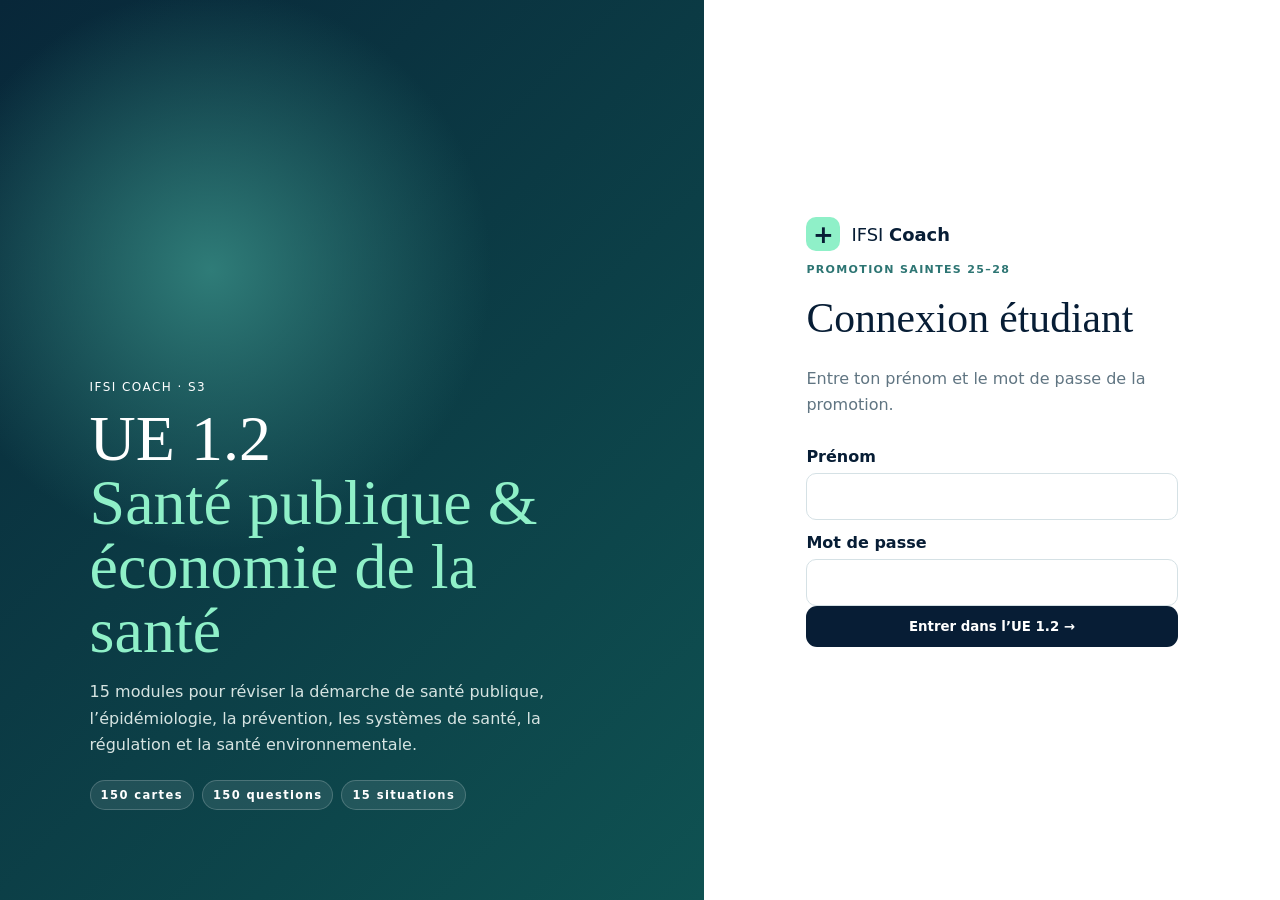
<file: ue12/index.html>
<!doctype html>
<html lang="fr">
<head>
  <meta charset="utf-8">
  <meta name="viewport" content="width=device-width,initial-scale=1">
  <meta name="theme-color" content="#071d35">
  <meta name="description" content="IFSI Coach UE 1.2 S3 — Santé publique et économie de la santé">
  <title>IFSI Coach — UE 1.2 S3</title>
  <meta http-equiv="Cache-Control" content="no-store, no-cache, must-revalidate"><meta http-equiv="Pragma" content="no-cache"><link rel="stylesheet" href="/ue12/ue12-v6.css?v=20260920-v7">
</head>
<body>
<div id="login" class="join-gate">
  <div class="login-visual">
    <div class="login-visual-copy">
      <span>IFSI COACH · S3</span>
      <strong>UE 1.2<br><em>Santé publique & économie de la santé</em></strong>
      <p>15 modules pour réviser la démarche de santé publique, l’épidémiologie, la prévention, les systèmes de santé, la régulation et la santé environnementale.</p>
      <div class="login-pills"><span>150 cartes</span><span>150 questions</span><span>15 situations</span></div>
    </div>
  </div>
  <form id="login-form" class="join-card">
    <div class="brand"><span class="brand-mark">+</span><span>IFSI <b>Coach</b></span></div>
    <span class="eyebrow accent">PROMOTION SAINTES 25–28</span>
    <h1>Connexion étudiant</h1>
    <p>Entre ton prénom et le mot de passe de la promotion.</p>
    <label>Prénom<input id="login-name" maxlength="30" autocomplete="given-name" required></label>
    <label>Mot de passe<input id="login-password" type="password" autocomplete="current-password" required></label>
    <button class="primary-btn" type="submit">Entrer dans l’UE 1.2 →</button>
    <p id="login-error" class="form-error"></p>
  </form>
</div>

<div id="app" class="app-shell" hidden>
  <aside class="sidebar">
    <div class="brand"><span class="brand-mark">+</span><span>IFSI <b>Coach</b></span></div>
    <nav>
      <button class="nav nav-item active" data-view="home">⌂ Aujourd’hui</button>
      <button class="nav nav-item" data-view="learn">◇ Réviser</button>
      <button class="nav nav-item" data-view="diagnostic">◎ Diagnostic</button>
      <button class="nav nav-item" data-view="cases">✚ Situations</button>
      <button class="nav nav-item" data-view="results">◫ Ma progression</button>
      <a class="nav nav-item link" href="/ue12/admin/">▦ Administrateur</a>
    </nav>
    <div class="course-card semester-card">
      <span>PARCOURS ACTIF</span>
      <strong>2e année · S3</strong>
      <small>UE 1.2 — Santé publique & économie de la santé</small>
      <div class="mini-progress"><i id="side-progress"></i></div>
      <small id="sync-status">Synchronisation sécurisée</small>
    </div>
    <div class="profile">
      <div class="avatar" id="avatar">?</div>
      <div><strong id="profile-name">Étudiant</strong><small>Saintes 25–28</small></div>
      <button id="logout" class="logout-btn" title="Déconnexion">↪</button>
    </div>
  </aside>

  <main>
    <header class="topbar">
      <div id="crumb">S3 › UE 1.2 › Accueil</div>
      <div class="top-actions">
        <button id="notif-btn" class="icon-btn">🔔<span id="notif-count" hidden>0</span></button>
        <span class="streak">◆ <b id="streak">1 jour</b></span>
      </div>
    </header>

    <section id="home" class="view active">
      <div class="welcome-row">
        <div>
          <span class="eyebrow accent" id="hello">BONJOUR · SESSION DU JOUR</span>
          <h1>Comprendre la santé publique.<br><em>Raisonner avant de mémoriser.</em></h1>
          <p>Un parcours construit à partir de tes 15 supports UE 1.2 S3, organisé pour réviser rapidement puis te tester.</p>
        </div>
        <div class="time-badge"><strong>1.2</strong><span>UE · S3</span></div>
      </div>

      <div class="dashboard-grid">
        <article class="start-card">
          <div class="card-top"><span class="pill">DIAGNOSTIC UE 1.2</span><span class="question-count">15 modules</span></div>
          <h2>Quel thème veux-tu tester ?</h2>
          <p>Choisis directement ton domaine de révision puis lance un diagnostic de 10 questions.</p>
          <div class="topic-list">
            <span><i class="dot cyan"></i>Démarche & prévention</span>
            <span><i class="dot lime-dot"></i>Épidémiologie</span>
            <span><i class="dot orange"></i>Économie & système</span>
            <span><i class="dot green-dot"></i>Environnement & santé</span>
          </div>
          <button class="primary-btn home-start" data-go="diagnostic">Choisir mon diagnostic →</button>
        </article>

        <aside class="today-card">
          <div class="section-title"><span>Aujourd’hui</span><small>≈ 20 min</small></div>
          <button class="task-button" data-quick="learn"><div class="task"><i>1</i><div><strong>Réviser un module</strong><small>Fiche + 10 cartes</small></div></div></button>
          <button class="task-button" data-quick="diagnostic"><div class="task current"><i>2</i><div><strong>Diagnostic au choix</strong><small>10 questions ciblées</small></div></div></button>
          <button class="task-button" data-quick="cases"><div class="task"><i>3</i><div><strong>Situation d’application</strong><small>Raisonnement santé publique</small></div></div></button>
        </aside>
      </div>

      <div class="proof-row">
        <div><span>MAÎTRISE GLOBALE</span><strong id="home-score">À évaluer</strong></div>
        <div><span>QUESTIONS TRAITÉES</span><strong id="home-questions">0</strong></div>
        <div><span>CARTES RÉVISÉES</span><strong id="home-cards">0 / 150</strong></div>
        <div><span>SITUATIONS TERMINÉES</span><strong id="home-cases">0 / 15</strong></div>
      </div>
    </section>

    <section id="learn" class="view">
      <div class="section-hero">
        <div><span class="eyebrow accent">RÉVISION ACTIVE · 15 MODULES</span><h1>Comprendre avant de mémoriser.</h1><p>Chaque module reprend les notions soutenues par tes cours, avec une synthèse structurée et 10 cartes de rappel.</p></div>
        <div class="big-progress"><strong id="learn-progress">0%</strong><span>parcours validé</span></div>
      </div>
      <div id="learn-filters" class="filters"></div>
      <div id="module-grid" class="module-grid"></div>
      <article id="study" class="study hidden">
        <div class="study-head"><div><span id="study-category" class="pill"></span><h2 id="study-title"></h2><small id="study-source"></small></div><button id="close-study" class="ghost">Fermer ×</button></div>
        <div class="study-layout">
          <div id="lesson" class="lesson"></div>
          <div class="flash-zone">
            <div class="flash-meta"><span id="flash-count"></span><button id="shuffle" class="text-btn">Mélanger</button></div>
            <button id="flashcard" class="flashcard"><span class="eyebrow">QUESTION</span><strong id="flash-front"></strong><p id="flash-back" hidden></p><small>Cliquer pour retourner</small></button>
            <div class="flash-actions"><button id="again" class="ghost">À revoir</button><button id="know" class="primary">Je savais →</button></div>
            <div id="revise-validation" class="validation-box"></div>
          </div>
        </div>
      </article>
    </section>

    <section id="diagnostic" class="view">
      <div class="section-hero">
        <div><span class="eyebrow accent">DIAGNOSTICS PAR MODULE</span><h1>Teste ce que tu sais vraiment.</h1><p>10 questions par module. Les distracteurs viennent des notions proches pour éviter les réponses trop évidentes.</p></div>
        <div class="big-progress"><strong id="diag-count">0/15</strong><span>modules évalués</span></div>
      </div>
      <div id="diag-filters" class="filters"></div>
      <div id="diag-grid" class="module-grid"></div>
    </section>

    <section id="quiz" class="view">
      <div class="quiz-head"><button id="quit-quiz" class="ghost">← Quitter</button><div><span id="quiz-position">Question 1 / 10</span><div class="quiz-bar"><i id="quiz-bar"></i></div></div><span id="quiz-topic" class="pill"></span></div>
      <div class="quiz-layout">
        <article class="question panel">
          <span id="quiz-kicker" class="eyebrow accent"></span>
          <h2 id="quiz-question"></h2>
          <div id="quiz-options" class="answers"></div>
          <div id="quiz-feedback" class="feedback"></div>
          <div class="quiz-actions"><button id="quiz-skip" class="text-btn">Je ne sais pas</button><button id="quiz-next" class="primary" disabled>Valider</button></div>
        </article>
        <aside class="panel mission"><span class="eyebrow">TA MISSION</span><h3>Raisonner, pas réciter.</h3><p>Lis toutes les propositions. Les réponses incorrectes reprennent volontairement des concepts proches de la bonne réponse.</p></aside>
      </div>
    </section>

    <section id="cases" class="view">
      <div class="section-hero">
        <div><span class="eyebrow accent">15 SITUATIONS D’APPLICATION</span><h1>Du cours à la décision.</h1><p>Des situations inspirées des thèmes du corpus : prévention, études épidémiologiques, financement, santé au travail, environnement et politiques de santé.</p></div>
        <div class="big-progress"><strong id="case-count">0/15</strong><span>situations terminées</span></div>
      </div>
      <div id="case-filters" class="filters"></div>
      <div id="case-list" class="case-list"></div>
      <div class="case-layout">
        <article class="panel">
          <span id="case-category" class="pill"></span>
          <h2 id="case-title"></h2>
          <p id="case-context" class="case-context"></p>
          <div id="case-clues" class="clues"></div>
        </article>
        <article class="panel">
          <span class="eyebrow accent">DÉCISION</span>
          <h2 id="case-question"></h2>
          <div id="case-options" class="answers"></div>
          <div id="case-feedback" class="feedback"></div>
          <button id="case-next" class="primary" disabled>Valider mon choix</button>
          <div id="case-debrief" class="debrief hidden"></div>
          <div id="case-validation" class="validation-box"></div>
        </article>
      </div>
    </section>

    <section id="results" class="view">
      <div class="section-hero">
        <div><span class="eyebrow accent">MA PROGRESSION</span><h1>Ta carte de maîtrise UE 1.2.</h1><p>Scores, validations et priorités de révision sont conservés séparément des autres UE.</p></div>
        <div class="score-ring"><strong id="global-score">—</strong><span>moyenne</span></div>
      </div>
      <div id="mastery" class="mastery"></div>
    </section>

    <details class="sources">
      <summary>Corpus pédagogique utilisé</summary>
      <p>Cette version est construite à partir des 15 PDF UE 1.2 S3 transmis dans la conversation. Les chiffres historiques et exemples datés sont présentés comme éléments du support de cours et ne sont pas actualisés silencieusement.</p>
      <div id="source-list"></div>
    </details>
    <footer>Support de révision étudiant — UE 1.2 S3 · ne remplace pas les consignes de l’IFSI ni les textes officiels à jour.</footer>
  </main>
</div>

<div id="notif-modal" class="modal hidden">
  <div class="modal-card"><div class="modal-head"><div><span class="eyebrow accent">MESSAGES IFSI COACH</span><h2>Messages d’Alexandre</h2></div><button id="notif-close" class="ghost">Fermer</button></div><div id="notif-list"></div></div>
</div>

<script src="/ue12/data.js?v=20260920-v7"></script>
<script src="/ue12/app-v6.js?v=20260920-v7"></script>
</body>
</html>
</file>
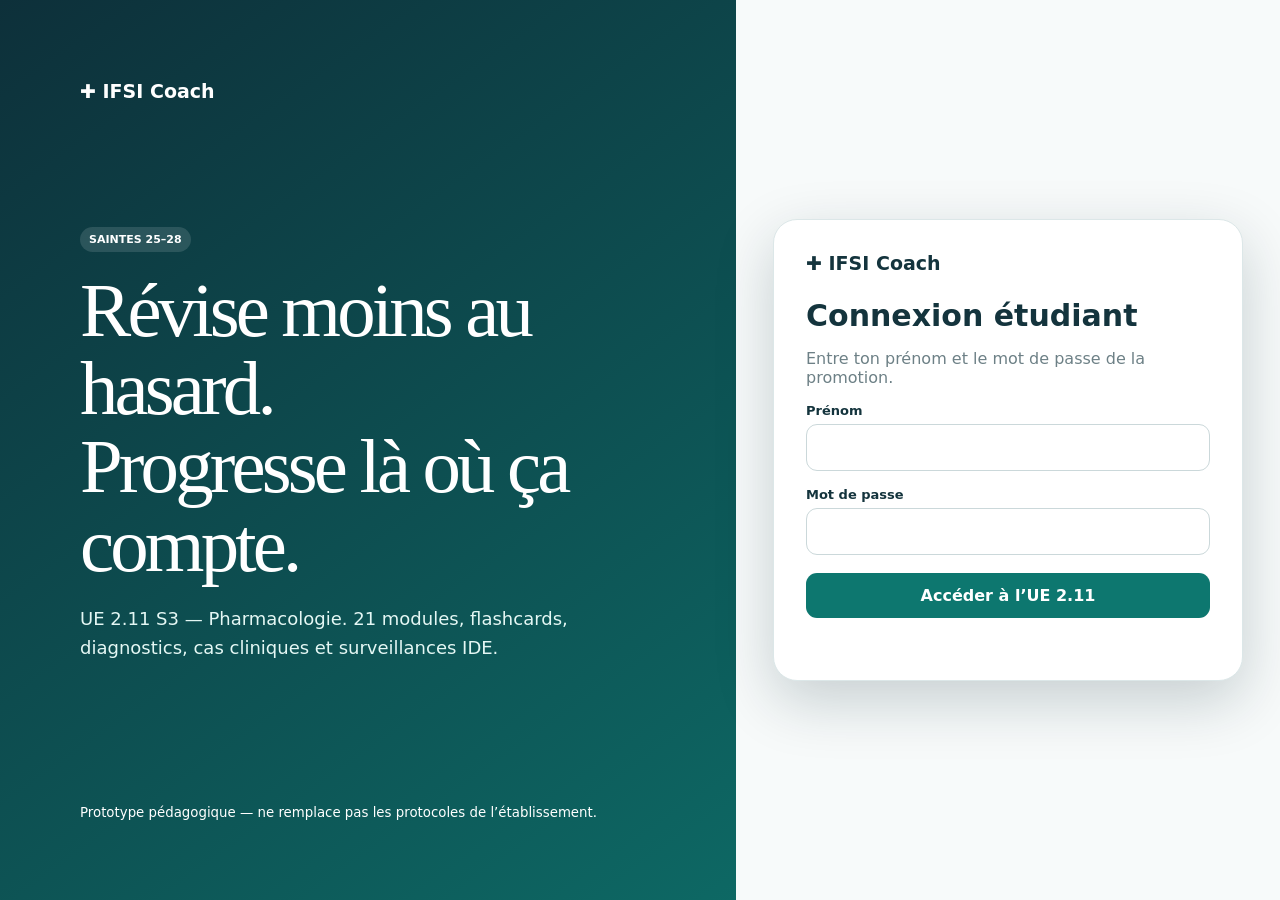
<file: ue211/index.html>
<!doctype html><html lang="fr"><head><meta charset="utf-8"><meta name="viewport" content="width=device-width,initial-scale=1,viewport-fit=cover"><meta name="theme-color" content="#0f3942"><title>IFSI Coach — UE 2.11 Pharmacologie</title><style>:root{--ink:#14343d;--nav:#103a43;--brand:#0d776f;--brand2:#159188;--bg:#f4f8f8;--card:#fff;--muted:#6d8086;--line:#dce7e8;--soft:#eaf6f4;--good:#17705f;--bad:#a33f4b}*{box-sizing:border-box}html,body{margin:0;min-height:100%;font-family:system-ui,-apple-system,BlinkMacSystemFont,"Segoe UI",sans-serif;color:var(--ink);background:var(--bg)}button,input{font:inherit}.hidden{display:none!important}.login{min-height:100dvh;display:grid;grid-template-columns:minmax(0,1.15fr) minmax(360px,.85fr);background:linear-gradient(145deg,#0d303a,#0d776f)}.loginHero{padding:clamp(32px,7vw,80px);color:#fff;display:flex;flex-direction:column;justify-content:space-between}.loginHero h1{font:500 clamp(42px,6vw,78px) Georgia,serif;line-height:1.02;letter-spacing:-.05em;margin:20px 0}.loginHero p{max-width:680px;font-size:18px;line-height:1.6;color:#e4f7f4}.loginCardWrap{background:#f7fafa;display:grid;place-items:center;padding:28px}.loginCard{width:min(470px,100%);background:white;border:1px solid var(--line);border-radius:24px;padding:32px;box-shadow:0 20px 60px #07232d33}.brand{font-weight:900;font-size:19px}.pill{display:inline-flex;align-items:center;padding:6px 9px;border-radius:999px;background:var(--soft);color:var(--brand);font-size:11px;font-weight:850}.loginCard h2{font-size:30px;margin:24px 0 6px}.muted{color:var(--muted)}label{display:block;font-size:13px;font-weight:800;margin:16px 0 6px}input{width:100%;border:1px solid #cbd8da;border-radius:11px;padding:13px 14px;background:#fff;color:var(--ink);outline:none}input:focus{border-color:var(--brand);box-shadow:0 0 0 3px #0d776f18}.primary{border:0;border-radius:11px;background:var(--brand);color:#fff;padding:13px 16px;font-weight:850;cursor:pointer}.primary:hover{background:#096860}.loginCard .primary{width:100%;margin-top:18px}.error{min-height:20px;color:var(--bad);font-size:13px;font-weight:750;margin-top:10px}.shell{display:grid;grid-template-columns:238px 1fr;min-height:100dvh}.sidebar{position:fixed;inset:0 auto 0 0;width:238px;background:var(--nav);color:#fff;padding:24px 14px;display:flex;flex-direction:column;z-index:30}.sideBrand{padding:8px 10px 30px;font-weight:900;font-size:18px}.nav{display:grid;gap:6px}.nav button{border:0;background:transparent;color:#bed0d3;text-align:left;padding:12px 13px;border-radius:10px;font-weight:750;cursor:pointer}.nav button.on,.nav button:hover{background:#ffffff16;color:#fff}.sideInfo{margin-top:auto;border:1px solid #ffffff1f;border-radius:15px;padding:14px;background:#ffffff09}.sideInfo small{display:block;color:#9cb8bd;margin-top:4px}.main{grid-column:2;min-width:0}.top{height:68px;background:#fff;border-bottom:1px solid var(--line);display:flex;justify-content:space-between;align-items:center;padding:0 24px;position:sticky;top:0;z-index:20}.topRight{display:flex;align-items:center;gap:8px}.iconBtn{border:1px solid var(--line);background:#fff;border-radius:10px;padding:9px 11px;cursor:pointer;font-weight:800}.count{display:inline-grid;place-items:center;min-width:18px;height:18px;padding:0 5px;border-radius:999px;background:#c54454;color:#fff;font-size:10px;margin-left:4px}.content{max-width:1360px;margin:auto;padding:28px 30px 96px}.crumb{font-size:12px;color:#829197;font-weight:700;margin-bottom:12px}.hero{background:linear-gradient(140deg,#fff,#eef8f6);border:1px solid var(--line);border-radius:22px;padding:28px}.hero h1{font:500 clamp(34px,4.6vw,60px) Georgia,serif;line-height:1.04;letter-spacing:-.045em;margin:12px 0}.hero p{max-width:760px;color:var(--muted);line-height:1.6}.stats{display:grid;grid-template-columns:repeat(4,1fr);gap:11px;margin-top:20px}.stat,.panel,.module{background:#fff;border:1px solid var(--line);border-radius:15px;padding:16px}.stat span{font-size:10px;font-weight:850;letter-spacing:.08em;color:var(--muted)}.stat b{display:block;font-size:26px;margin-top:5px}.actions{display:grid;grid-template-columns:repeat(3,1fr);gap:12px;margin-top:15px}.action{border:1px solid var(--line);background:#fff;border-radius:15px;padding:18px;text-align:left;cursor:pointer}.action:hover{border-color:#a9ccca;box-shadow:0 10px 30px #103a4310}.action b{display:block;margin-bottom:5px}.sectionHead{display:flex;justify-content:space-between;gap:15px;align-items:end;margin-bottom:16px}.sectionHead h2{margin:0;font-size:30px}.search{max-width:320px}.moduleGrid{display:grid;grid-template-columns:repeat(3,minmax(0,1fr));gap:13px}.module{display:flex;flex-direction:column;min-height:235px}.module h3{margin:10px 0 7px;font-size:20px}.module p{font-size:13px;line-height:1.48;color:var(--muted);margin:0}.progressbar{height:7px;background:#edf2f2;border-radius:999px;overflow:hidden;margin:15px 0 10px}.progressbar i{display:block;height:100%;background:var(--brand)}.moduleFoot{margin-top:auto;display:flex;justify-content:space-between;align-items:center;gap:10px}.moduleFoot small{color:var(--muted);font-weight:750}.mini{border:1px solid var(--line);background:#fff;border-radius:9px;padding:9px 11px;font-weight:800;cursor:pointer}.mini.primaryMini{background:var(--brand);color:#fff;border-color:var(--brand)}.modal{position:fixed;inset:0;background:#082b33c4;display:grid;place-items:center;padding:16px;z-index:80}.modalCard{width:min(1080px,100%);max-height:94dvh;overflow:auto;background:#fff;border-radius:22px;padding:24px;box-shadow:0 24px 80px #0005}.modalHead{display:flex;justify-content:space-between;gap:16px;align-items:flex-start}.close{border:0;background:#edf3f4;border-radius:9px;padding:9px 12px;font-weight:800;cursor:pointer}.tabs{display:flex;gap:7px;overflow:auto;padding:14px 0;border-bottom:1px solid var(--line)}.tabs button{flex:0 0 auto;border:1px solid var(--line);background:#fff;border-radius:999px;padding:9px 12px;font-weight:800;cursor:pointer}.tabs button.on{background:var(--nav);color:#fff;border-color:var(--nav)}.modeBody{padding:18px 0}.infoGrid{display:grid;grid-template-columns:1fr 1fr;gap:11px}.info{border:1px solid var(--line);background:#fbfdfd;border-radius:13px;padding:15px}.info b{display:block;color:var(--brand);margin-bottom:5px}.info p{margin:0;color:#4e656b;line-height:1.55;font-size:14px}.flashGrid{display:grid;grid-template-columns:1fr 1fr;gap:12px}.flash{min-height:170px;border:1px solid var(--line);border-radius:15px;background:#f8fbfb;padding:18px;text-align:left;cursor:pointer;display:flex;flex-direction:column;justify-content:space-between}.flash.revealed{background:var(--nav);color:#fff}.flash small{color:var(--muted)}.flash.revealed small{color:#b8ced2}.caseBox{border-left:4px solid var(--brand);background:#f6fbfa;border-radius:10px;padding:14px 16px;line-height:1.55}.diagWrap{display:grid;gap:12px}.qcard{border:1px solid var(--line);border-radius:14px;padding:16px}.answers{display:grid;gap:8px;margin-top:11px}.answers button{border:1px solid var(--line);background:#fff;border-radius:10px;padding:11px;text-align:left;cursor:pointer}.answers button.sel{border-color:var(--brand);background:var(--soft)}.answers button.good{border-color:#78b9a8;background:#e9f7f1}.answers button.bad{border-color:#d79ca4;background:#fff0f2}.validateBar{display:flex;justify-content:space-between;align-items:center;gap:14px;border-top:1px solid var(--line);margin-top:18px;padding-top:16px}.doneBadge{color:var(--good);font-weight:850}.mobileNav{display:none}.notifList{display:grid;gap:9px}.notif{border:1px solid var(--line);border-radius:12px;padding:13px}.notif.unread{border-left:4px solid var(--brand);background:#f5fbfa}.notif small{color:var(--muted)}@media(max-width:980px){.login{grid-template-columns:1fr}.loginHero{display:none}.loginCardWrap{min-height:100dvh}.shell{grid-template-columns:1fr}.sidebar{display:none}.main{grid-column:1}.content{padding:20px 16px 100px}.top{padding:0 14px}.moduleGrid{grid-template-columns:1fr 1fr}.stats{grid-template-columns:1fr 1fr}.actions{grid-template-columns:1fr}.mobileNav{position:fixed;display:grid;grid-template-columns:repeat(5,1fr);left:8px;right:8px;bottom:8px;padding:6px;background:var(--nav);border-radius:14px;z-index:50;box-shadow:0 12px 35px #0003}.mobileNav button{border:0;background:transparent;color:#a9c1c5;padding:10px 3px;border-radius:9px;font-size:11px;font-weight:800}.mobileNav button.on{background:#ffffff15;color:#fff}}@media(max-width:620px){.moduleGrid,.infoGrid,.flashGrid{grid-template-columns:1fr}.sectionHead{align-items:stretch;flex-direction:column}.search{max-width:none}.hero{padding:22px}.stats{gap:8px}.stat{padding:13px}.modalCard{padding:18px;border-radius:17px}.top .brand{font-size:16px}.topRight .iconBtn span.label{display:none}}.modeChips{display:flex;gap:5px;flex-wrap:wrap;margin:12px 0 2px}.modeChips span{font-size:10px;padding:4px 6px;border-radius:999px;background:#eef3f3;color:#7a898d;white-space:nowrap}.modeChips span.done{background:#dff4eb;color:#16624e;font-weight:850}</style><script id="force-identification">try{if(!sessionStorage.getItem('ifsi-login-boot-211')){localStorage.removeItem('ifsi-coach-211-mobile-v1');localStorage.removeItem('ifsi-coach-secure-token-v1');sessionStorage.setItem('ifsi-login-boot-211','1')}}</script></head><body><section id="login" class="login"><div class="loginHero"><div class="brand">✚ IFSI Coach</div><div><span class="pill" style="background:#ffffff20;color:#fff">SAINTES 25–28</span><h1>Révise moins au hasard.<br>Progresse là où ça compte.</h1><p>UE 2.11 S3 — Pharmacologie. 21 modules, flashcards, diagnostics, cas cliniques et surveillances IDE.</p></div><small>Prototype pédagogique — ne remplace pas les protocoles de l’établissement.</small></div><div class="loginCardWrap"><form id="loginForm" class="loginCard"><div class="brand">✚ IFSI Coach</div><h2>Connexion étudiant</h2><p class="muted">Entre ton prénom et le mot de passe de la promotion.</p><label>Prénom</label><input id="firstName" autocomplete="username" maxlength="30" required><label>Mot de passe</label><input id="password" type="password" autocomplete="current-password" required><button class="primary" type="submit">Accéder à l’UE 2.11</button><div id="loginError" class="error"></div></form></div></section><main id="app" class="hidden"><div class="shell"><aside class="sidebar"><div class="sideBrand">✚ IFSI Coach</div><nav class="nav"><button data-page="home" class="on">⌂ Aujourd’hui</button><button data-page="modules">◇ Réviser</button><button data-page="diagnostic">◎ Diagnostic</button><button data-page="cases">✚ Cas clinique</button><button data-page="progress">◫ Ma progression</button></nav><div class="sideInfo"><b>UE 2.11 · S3</b><small>Pharmacologie</small><small id="sideStatus">Progression synchronisée</small></div></aside><div class="main"><header class="top"><div class="brand">✚ IFSI Coach</div><div class="topRight"><button id="notifBtn" class="iconBtn">🔔 <span id="notifCount" class="count hidden">0</span></button><button id="adminBtn" class="iconBtn"><span class="label">Admin</span> ↗</button><button id="logoutBtn" class="iconBtn">↪</button></div></header><section id="content" class="content"></section></div></div><nav class="mobileNav"><button data-page="home" class="on">Accueil</button><button data-page="modules">Réviser</button><button data-page="diagnostic">Test</button><button data-page="cases">Cas</button><button data-page="progress">Progrès</button></nav></main><div id="moduleModal" class="modal hidden"><div class="modalCard"><div class="modalHead"><div><span id="mCat" class="pill"></span><h2 id="mTitle"></h2></div><button id="mClose" class="close">Fermer</button></div><div id="mTabs" class="tabs"></div><div id="mBody" class="modeBody"></div><div class="validateBar"><span id="modeState" class="muted"></span><button id="validateMode" class="primary">Valider cette partie</button></div></div></div><div id="notifModal" class="modal hidden"><div class="modalCard" style="width:min(650px,100%)"><div class="modalHead"><div><span class="pill">MESSAGES IFSI COACH</span><h2>Messages d’Alexandre</h2></div><button id="notifClose" class="close">Fermer</button></div><div id="notifList" class="notifList"></div></div></div><script>const SB='https://bzmwtjkjuihbrhiumdul.supabase.co',KEY='sb_publishable_k2hNQO9qxjtwCMlnAMjzwg_yOiEb2RI',API=SB+'/functions/v1/coach-api',TOKEN_KEY='ifsi-coach-secure-token-v1',ADMIN='../admin/#ue211',SESSION='ifsi-coach-211-mobile-v1';const M=[['antalgiques','Antalgiques','Douleur','Diminuer la perception ou la transmission de la douleur.','Douleurs aiguës ou chroniques selon le palier et le contexte.','Paracétamol, tramadol, morphine, oxycodone.','Surdosage hépatique avec paracétamol ; opioïdes : sédation, constipation, dépression respiratoire.','Évaluer douleur, conscience, FR, SpO₂, transit et tolérance.','FR basse, désaturation, difficulté à réveiller le patient.','Respecter doses/horaires et prévenir la constipation sous opioïdes.','Alcool et dépresseurs du SNC avec opioïdes.','Patient sous morphine IV : FR 9/min, SpO₂ 92 %, réponses ralenties.'],['ains','AINS','Douleur / inflammation','Inhibition des cyclo-oxygénases et baisse des prostaglandines.','Douleurs inflammatoires, fièvre et certaines douleurs aiguës.','Ibuprofène, kétoprofène, diclofénac, naproxène.','Ulcère/hémorragie digestive, insuffisance rénale aiguë, rétention hydrosodée, HTA.','Douleur, PA, œdèmes, diurèse, tolérance digestive, créatinine selon terrain.','Méléna, hématémèse, baisse de diurèse, dyspnée/œdèmes.','Éviter l’automédication et les associations de plusieurs AINS.','IEC/ARA II + diurétique = risque rénal accru ; anticoagulants = risque hémorragique.','Patient insuffisant cardiaque sous IEC + diurétique prenant du kétoprofène : œdèmes, baisse des urines.'],['antibiotiques','Antibiotiques','Anti-infectieux','Ciblent les bactéries par différents mécanismes selon la classe.','Infections bactériennes documentées ou fortement suspectées.','Amoxicilline-acide clavulanique, ceftriaxone, gentamicine, ciprofloxacine.','Allergie, diarrhée/C. difficile, toxicité rénale ou hépatique, résistances.','Température, signes infectieux, tolérance, réaction allergique, site de perfusion.','Urticaire + dyspnée/hypotension, diarrhée sévère, aggravation septique.','Respecter durée et horaires ; signaler allergie et diarrhée importante.','Variables selon classe ; vigilance anticoagulants, QT et néphrotoxiques.','Pendant une céphalosporine IV : urticaire, dyspnée, PA 82/48 mmHg.'],['antifongiques','Antifongiques','Anti-infectieux','Agissent sur la membrane ou le métabolisme des champignons.','Mycoses superficielles ou infections fongiques systémiques.','Fluconazole, voriconazole, amphotéricine B, caspofungine.','Hépatotoxicité, néphrotoxicité, troubles électrolytiques, interactions.','Fonction rénale/hépatique, tolérance de perfusion, symptômes digestifs/cutanés.','Ictère, urines foncées, cytolyse importante, IRA, réaction sévère.','Signaler jaunisse, rash ou symptômes inhabituels.','Azolés : nombreuses interactions via cytochromes.','Sous antifongique systémique : urines foncées, asthénie, transaminases en hausse.'],['antiviraux','Antiviraux','Anti-infectieux','Bloquent une étape du cycle viral.','Herpès, zona, grippe, VIH, hépatites selon la molécule.','Aciclovir, valaciclovir, oseltamivir, antirétroviraux.','Toxicité rénale ou hépatique, troubles digestifs, interactions.','Hydratation, diurèse, créatinine, tolérance et état neurologique selon molécule.','Confusion aiguë, baisse diurèse, créatinine en forte hausse.','Respecter strictement l’observance et l’hydratation si indiquée.','Nombreuses interactions selon antiviral.','Personne âgée déshydratée sous aciclovir IV : confusion et hausse rapide de créatinine.'],['anticoagulants','Anticoagulants','Hémostase','Ralentissent la coagulation en ciblant différents facteurs.','Prévention/traitement MTEV, fibrillation atriale et autres situations thrombotiques.','HNF, HBPM, AVK, apixaban, rivaroxaban, dabigatran.','Hémorragie, thrombopénie à l’héparine, accumulation si insuffisance rénale.','Saignements, Hb, plaquettes, fonction rénale ; INR pour AVK, TCA/anti-Xa selon contexte.','Hémorragie active, chute avec traumatisme crânien, méléna, hypotension.','Informer sur signes de saignement et interactions ; ne pas doubler une dose oubliée sans consigne.','AINS, antiagrégants et nombreux médicaments augmentent le risque hémorragique.','Patient anticoagulé après chute : céphalée, vomissement et ecchymose temporale.'],['antiagregants','Antiagrégants plaquettaires','Hémostase','Diminuent l’agrégation plaquettaire.','Prévention secondaire cardiovasculaire, SCA, stents selon prescription.','Aspirine, clopidogrel, ticagrélor.','Saignements, hémorragie digestive, dyspnée avec ticagrélor selon patient.','Rechercher saignements, Hb selon contexte, observance après stent.','Hémorragie digestive, déficit neurologique aigu, saignement incontrôlé.','Ne pas interrompre après stent sans avis spécialisé.','AINS et anticoagulants majorent le risque hémorragique.','Patient avec stent récent qui souhaite arrêter son clopidogrel avant soins dentaires.'],['fibrinolytiques','Fibrinolytiques','Hémostase / urgence','Activent la fibrinolyse pour dissoudre un thrombus.','Certaines urgences thromboemboliques selon délai et critères.','Alteplase, ténectéplase.','Hémorragie majeure, notamment intracrânienne.','Surveillance neurologique, PA, saignements, points de ponction et constantes.','Céphalée brutale, vomissements, déficit neuro, chute PA, saignement important.','Signaler immédiatement tout symptôme neurologique ou saignement.','Association aux antithrombotiques selon protocoles spécialisés.','Après thrombolyse : céphalée brutale et baisse du niveau de conscience.'],['iec','IEC','Cardiovasculaire','Inhibent l’enzyme de conversion : baisse angiotensine II et aldostérone.','HTA, insuffisance cardiaque, néphroprotection selon terrain.','Ramipril, périndopril, énalapril.','Hypotension, hyperkaliémie, insuffisance rénale, toux sèche, angio-œdème.','PA, créatinine/DFG, kaliémie, symptômes de toux ou œdème facial.','Angio-œdème, hyperkaliémie sévère, IRA, hypotension symptomatique.','Se lever progressivement ; signaler gonflement visage/langue.','AINS + diurétique augmente risque rénal ; suppléments K+ augmentent hyperkaliémie.','Patient sous IEC : gonflement des lèvres et gêne respiratoire.'],['ara2','ARA II','Cardiovasculaire','Bloquent les récepteurs AT1 de l’angiotensine II.','HTA, insuffisance cardiaque ou alternative aux IEC selon indication.','Losartan, valsartan, candésartan.','Hypotension, hyperkaliémie, insuffisance rénale.','PA, créatinine/DFG, kaliémie, hydratation.','Hyperkaliémie sévère, baisse diurèse, hypotension symptomatique.','Éviter automédication AINS et suppléments potassiques sans avis.','AINS + diurétique = risque rénal accru.','Sous ARA II + diurétique : diarrhée importante puis oligurie et créatinine en hausse.'],['betabloquants','Bêtabloquants','Cardiovasculaire','Bloquent les récepteurs bêta-adrénergiques et réduisent fréquence/contractilité.','HTA, coronaropathie, insuffisance cardiaque, troubles du rythme selon molécule.','Bisoprolol, métoprolol, propranolol, carvédilol.','Bradycardie, hypotension, fatigue, bronchospasme, masquage hypoglycémie.','FC, PA, signes d’insuffisance cardiaque, respiration, glycémie chez diabétique selon contexte.','Bradycardie symptomatique, syncope, bronchospasme.','Ne pas arrêter brutalement ; surveiller pouls selon consignes.','Association avec autres ralentisseurs cardiaques peut majorer bradycardie.','Patient sous bêtabloquant : FC 38/min, vertiges et malaise.'],['diuretiques','Diurétiques','Cardiovasculaire','Augmentent l’excrétion rénale d’eau et/ou de sodium selon classe.','Œdèmes, insuffisance cardiaque, HTA selon molécule.','Furosémide, hydrochlorothiazide, spironolactone.','Déshydratation, hypotension, troubles Na+/K+, insuffisance rénale.','Poids, PA, œdèmes, diurèse, Na+, K+, créatinine.','Confusion, hypotension, oligurie, troubles du rythme sur dyskaliémie.','Surveiller poids et signes de déshydratation selon plan de soins.','AINS réduisent effet et augmentent risque rénal ; spironolactone + IEC/ARA II = hyperK+.','Sous furosémide : crampes, palpitations, K+ 2,8 mmol/L.'],['nitrates','Dérivés nitrés','Cardiovasculaire','Vasodilatation surtout veineuse, réduction de la précharge et besoins myocardiques.','Angor et certaines situations d’ischémie/insuffisance cardiaque selon voie.','Trinitrine, isosorbide dinitrate/mononitrate.','Hypotension, céphalées, tachycardie réflexe, tolérance.','PA avant/après, douleur thoracique, céphalées, réponse clinique.','Hypotension sévère, syncope, douleur thoracique persistante.','S’asseoir avant spray sublingual et respecter consignes.','Contre-indication majeure avec inhibiteurs PDE5 type sildénafil.','Patient ayant pris sildénafil puis trinitrine : malaise et PA 70/40.'],['antiarythmiques','Antiarythmiques','Cardiovasculaire','Modifient automatisme, conduction ou repolarisation selon classe.','Troubles du rythme sélectionnés selon diagnostic ECG.','Amiodarone, flécaïnide, sotalol, adénosine selon contexte.','Bradycardie, QT long, troubles conductifs, toxicités spécifiques.','ECG, FC, PA, QT selon traitement ; thyroïde/foie/poumon pour amiodarone au long cours.','Syncope, torsades, bradycardie sévère, dyspnée inhabituelle sous amiodarone.','Respecter suivi biologique et ECG ; signaler malaise ou dyspnée.','Nombreuses interactions, notamment avec autres médicaments allongeant QT.','Sous sotalol : syncope et QTc très prolongé.'],['hypolipemiants','Hypolipémiants','Cardiovasculaire','Réduisent LDL et/ou triglycérides selon la classe.','Prévention cardiovasculaire primaire/secondaire selon niveau de risque.','Atorvastatine, rosuvastatine, ézétimibe.','Myalgies, cytolyse hépatique, rhabdomyolyse rare.','Douleurs musculaires, CK si symptômes, bilan hépatique selon prescription.','Douleurs musculaires intenses + faiblesse + urines foncées.','Signaler myalgies inhabituelles ; poursuivre mesures hygiéno-diététiques.','Certaines statines interagissent avec inhibiteurs enzymatiques et pamplemousse.','Sous statine : douleurs musculaires diffuses, faiblesse et urines foncées.'],['insulines','Insulines','Diabète','Favorisent l’entrée du glucose dans les cellules et diminuent la glycémie.','Diabète type 1 et situations de diabète type 2 ou aiguës selon schéma.','Insulines rapides, intermédiaires et basales.','Hypoglycémie, prise de poids, erreurs de dose, lipodystrophies.','Glycémie, repas, signes d’hypoglycémie, site d’injection, dose prescrite.','Hypoglycémie avec trouble de conscience ou convulsions.','Reconnaître hypo, rotation sites, concordance dose/repas selon type d’insuline.','Bêtabloquants peuvent masquer certains signes d’hypoglycémie.','Après insuline rapide sans repas : sueurs, tremblements, glycémie 0,45 g/L.'],['antidiabetiques','Antidiabétiques non insuliniques','Diabète','Agissent par différents mécanismes sur production hépatique, sensibilité, sécrétion ou excrétion du glucose.','Diabète de type 2 selon profil patient.','Metformine, gliclazide, sitagliptine, empagliflozine.','Hypoglycémie avec sulfamides, acidose lactique rare metformine, infections génitales/cétoacidose avec iSGLT2.','Glycémie, fonction rénale, hydratation, effets digestifs, signes infectieux.','Déshydratation, acidose, hypoglycémie sévère, douleurs abdominales avec cétonémie selon contexte.','Hydratation, observance, reconnaître hypo et situations à risque de décompensation.','Interactions et adaptations selon fonction rénale et examens avec contraste pour metformine selon protocole.','Patient sous iSGLT2 avec vomissements, douleurs abdominales, polypnée malgré glycémie modérément élevée.'],['antidepresseurs','Antidépresseurs','Psychotropes','Modulent principalement les systèmes monoaminergiques ; effet clinique retardé.','Épisodes dépressifs et autres indications selon classe.','Sertraline, escitalopram, venlafaxine, clomipramine.','Risque suicidaire initial, syndrome sérotoninergique, hyponatrémie, effets sexuels/digestifs.','Humeur, idées suicidaires, sommeil, appétit, observance, signes sérotoninergiques.','Agitation + hyperthermie + clonus ; aggravation suicidaire.','Expliquer délai d’action et ne pas arrêter brutalement sans avis.','IMAO et autres sérotoninergiques : risque de syndrome sérotoninergique.','À J6 de sertraline, patiente dit que « tout serait plus simple si elle n’était plus là ».'],['benzodiazepines','Benzodiazépines','Psychotropes','Potentialisent l’effet du GABA-A : anxiolyse, sédation, myorelaxation.','Anxiété aiguë, insomnie ou indications spécifiques, généralement pour durée limitée.','Oxazépam, diazépam, lorazépam, alprazolam.','Sédation, confusion, chutes, dépendance, sevrage, dépression respiratoire avec dépresseurs.','Vigilance, FR selon contexte, équilibre, confusion, durée de traitement.','Somnolence profonde, FR basse, chute, syndrome de sevrage sévère.','Éviter alcool, conduite si somnolence ; arrêt progressif après usage prolongé.','Opioïdes et alcool majorent dépression du SNC.','Personne âgée sous benzodiazépine + opioïde : somnolence et FR 8/min.'],['antipsychotiques','Antipsychotiques','Psychotropes','Antagonisme/modulation dopaminergique, parfois sérotoninergique.','Troubles psychotiques et certaines phases maniaques ou indications spécifiques.','Rispéridone, olanzapine, quétiapine, halopéridol.','Syndrome malin, effets extrapyramidaux, QT long, effets métaboliques.','Température, rigidité, état neuro, ECG selon molécule, poids, glycémie, lipides.','Fièvre + rigidité + confusion = syndrome malin des neuroleptiques.','Signaler rigidité, agitation motrice, fièvre ; suivre poids et bilan métabolique.','Autres médicaments allongeant QT et dépresseurs du SNC selon molécule.','Sous antipsychotique : 40°C, rigidité diffuse, confusion et tachycardie.'],['thymoregulateurs','Thymorégulateurs','Psychotropes','Stabilisent l’humeur ; le lithium a une marge thérapeutique étroite.','Trouble bipolaire et prévention des rechutes selon molécule.','Lithium, valproate, lamotrigine.','Lithium : toxicité neuro-digestive ; valproate : hépatotoxicité/tératogénicité ; lamotrigine : rash sévère rare.','Lithémie, fonction rénale/thyroïde pour lithium ; bilans selon molécule.','Tremblements marqués, ataxie, confusion, diarrhée/vomissements sous lithium ; rash bulleux sous lamotrigine.','Hydratation et apports sodés réguliers avec lithium ; ne pas modifier brutalement.','AINS, IEC/ARA II, diurétiques peuvent augmenter la lithémie.','Patient sous lithium après gastro-entérite : tremblements, diarrhée, ataxie et confusion.']];const LABELS=['Mécanisme / principe','Indications','Molécules repères','Risques majeurs','Surveillance IDE','Signes d’alerte','Éducation patient','Interactions importantes','Cas repère'];const $=id=>document.getElementById(id);let student=null,page='home',current=null,mode='understand',diag=null,notifications=[];function norm(v){return(v||'').trim().toLocaleLowerCase('fr')}function clean(v){return(v||'').trim().replace(/\s+/g,' ').slice(0,30)}function modObj(a){return{key:a[0],name:a[1],cat:a[2],principle:a[3],indications:a[4],molecules:a[5],risks:a[6],surveillance:a[7],alert:a[8],education:a[9],interactions:a[10],case:a[11]}}const MODS=M.map(modObj),BY=Object.fromEntries(MODS.map(m=>[m.key,m]));async function rest(){throw new Error('direct_database_disabled')}){const r=await fetch(SB+'/rest/v1/'+path,{...init,headers:{apikey:KEY,'Content-Type':'application/json',...(init.headers||{})}});const t=await r.text();if(!r.ok)throw Error(t||r.status);return t?JSON.parse(t):null}function saveSession(token){try{localStorage.setItem(SESSION,JSON.stringify({id:student.id,first_name:student.first_name}));if(token)localStorage.setItem(TOKEN_KEY,token)}catch{}}function clearSession(){try{localStorage.removeItem(SESSION);localStorage.removeItem(TOKEN_KEY)}catch{}}function readSession(){try{return JSON.parse(localStorage.getItem(SESSION)||'null')}catch{return null}}function getToken(){try{return localStorage.getItem(TOKEN_KEY)||''}catch{return ''}}async function secureCall(action,body={}){const token=getToken();const r=await fetch(API,{method:'POST',cache:'no-store',headers:{'Content-Type':'application/json','Cache-Control':'no-cache',...(token?{'x-coach-session':token}:{})},body:JSON.stringify({action,...body})});const d=await r.json().catch(()=>({}));if(!r.ok){const e=new Error(d.error||'secure_api_error');e.status=r.status;throw e}return d}function countDone(s=student){let n=0;const mp=s?.module_progress||{};for(const m of MODS)n+=Object.values(mp[m.key]?.modes||{}).filter(Boolean).length;return n}function progress(){return Math.round(countDone()/105*100)}function modulePct(m){const x=student?.module_progress?.[m.key]?.modes||{};return Math.round(Object.values(x).filter(Boolean).length/5*100)}async function login(first,password){const name=clean(first);if(!name)throw Error('Prénom requis.');const d=await secureCall('student_join',{ue:'211',first_name:name,password});if(!d||!d.student)throw Error('Connexion impossible.');student=d.student;saveSession(d.token);await loadNotifications();showApp()}async function resume(){if(!readSession()?.id||!getToken())return;try{const d=await secureCall('student_session',{ue:'211'});if(d&&d.student){student=d.student;saveSession();await loadNotifications();showApp()}}catch(e){if(e&&e.status===401)clearSession()}}function showApp(){$('login').classList.add('hidden');$('app').classList.remove('hidden');render()}function nav(p){page=p;document.querySelectorAll('[data-page]').forEach(b=>b.classList.toggle('on',b.dataset.page===p));render();window.scrollTo({top:0,behavior:'smooth'})}function home(){const done=countDone(),pct=progress();return`<div class="crumb">S3 › UE 2.11 › Aujourd’hui</div><div class="hero"><span class="pill">BONJOUR ${(student.first_name||'').toUpperCase()}</span><h1>Pharmacologie.<br>Comprendre avant de mémoriser.</h1><p>21 modules pour relier mécanisme, indication, risques, interactions et surveillance infirmière.</p><div class="stats"><div class="stat"><span>PROGRESSION</span><b>${pct}%</b></div><div class="stat"><span>VALIDATIONS</span><b>${done}/105</b></div><div class="stat"><span>QUESTIONS</span><b>${student.questions_answered||0}</b></div><div class="stat"><span>TEMPS</span><b>${Math.round((student.total_seconds||0)/60)} min</b></div></div></div><div class="actions"><button class="action" onclick="nav('modules')"><b>◇ Réviser</b><span class="muted">21 fiches · 210 flashcards</span></button><button class="action" onclick="nav('diagnostic')"><b>◎ Diagnostic</b><span class="muted">10 questions par module</span></button><button class="action" onclick="nav('cases')"><b>✚ Cas clinique</b><span class="muted">21 situations repères</span></button></div>`}function modulesView(kind='modules'){const title=kind==='diagnostic'?'Diagnostic · 10 questions par module':kind==='cases'?'Cas cliniques · 21 situations':'Réviser · 21 modules';return`<div class="sectionHead"><div><div class="crumb">S3 › UE 2.11</div><h2>${title}</h2></div><input id="search" class="search" placeholder="Rechercher un module"></div><div id="moduleGrid" class="moduleGrid">${MODS.map(m=>moduleCard(m,kind)).join('')}</div>`}function moduleCard(m,kind){const pct=modulePct(m),cta=kind==='diagnostic'?'Commencer':kind==='cases'?'Ouvrir le cas':'Ouvrir';return`<article class="module" data-name="${(m.name+' '+m.cat).toLowerCase()}"><span class="pill">${m.cat}</span><h3>${m.name}</h3><p>${m.principle}</p><div class="progressbar"><i style="width:${pct}%"></i></div><div class="moduleFoot"><small>${pct}% validé</small><button class="mini primaryMini" onclick="openModule('${m.key}','${kind}')">${cta}</button></div></article>`}function progressView(){return`<div class="crumb">S3 › UE 2.11 › Ma progression</div><div class="sectionHead"><div><h2>Ma progression</h2><p class="muted">Chaque module comporte 5 parties validables.</p></div></div><div class="stats"><div class="stat"><span>PROGRESSION</span><b>${progress()}%</b></div><div class="stat"><span>VALIDATIONS</span><b>${countDone()}/105</b></div><div class="stat"><span>QUESTIONS</span><b>${student.questions_answered||0}</b></div><div class="stat"><span>BONNES RÉPONSES</span><b>${student.correct_answers||0}</b></div></div><div class="moduleGrid" style="margin-top:15px">${MODS.map(m=>moduleCard(m,'modules')).join('')}</div>`}function render(){$('content').innerHTML=page==='home'?home():page==='progress'?progressView():modulesView(page);const s=$('search');if(s)s.oninput=()=>{const q=s.value.toLowerCase();document.querySelectorAll('.module[data-name]').forEach(x=>x.style.display=x.dataset.name.includes(q)?'flex':'none')}}window.nav=nav;window.openModule=(key,kind)=>{current=BY[key];mode=kind==='diagnostic'?'diagnostic':kind==='cases'?'case':'understand';$('mCat').textContent=current.cat;$('mTitle').textContent=current.name;renderTabs();$('moduleModal').classList.remove('hidden')};function renderTabs(){const tabs=[['understand','À comprendre'],['flashcards','Flashcards'],['diagnostic','Diagnostic'],['case','Cas clinique'],['surveillance','Surveillance IDE']];$('mTabs').innerHTML=tabs.map(([k,n])=>`<button data-mode="${k}" class="${mode===k?'on':''}">${n}</button>`).join('');$('mTabs').querySelectorAll('button').forEach(b=>b.onclick=()=>{mode=b.dataset.mode;renderTabs()});renderMode()}function modeDone(){return !!student?.module_progress?.[current.key]?.modes?.[mode]}function renderMode(){const m=current;if(mode==='understand')$('mBody').innerHTML=`<div class="infoGrid"><div class="info"><b>Mécanisme</b><p>${m.principle}</p></div><div class="info"><b>Indications</b><p>${m.indications}</p></div><div class="info"><b>Molécules repères</b><p>${m.molecules}</p></div><div class="info"><b>Risques majeurs</b><p>${m.risks}</p></div></div>`;if(mode==='surveillance')$('mBody').innerHTML=`<div class="infoGrid"><div class="info"><b>Surveillance IDE</b><p>${m.surveillance}</p></div><div class="info"><b>Signes d’alerte</b><p>${m.alert}</p></div><div class="info"><b>Éducation patient</b><p>${m.education}</p></div><div class="info"><b>Interactions</b><p>${m.interactions}</p></div></div>`;if(mode==='case')$('mBody').innerHTML=`<div class="caseBox"><b>Situation clinique</b><p>${m.case}</p><b>Questions à te poser</b><p>Quelle priorité IDE ? Quelles données compléter ? Quel risque médicamenteux évoquer ? Que surveiller et transmettre ?</p><details><summary>Voir les axes de correction</summary><p><b>Alerte :</b> ${m.alert}<br><b>Surveillance :</b> ${m.surveillance}<br><b>Éducation :</b> ${m.education}</p></details></div>`;if(mode==='flashcards'){const cards=[['Quel est le mécanisme / principe ?',m.principle],['Quelles sont les indications principales ?',m.indications],['Quelles molécules repères connaître ?',m.molecules],['Quels risques majeurs ?',m.risks],['Que surveille l’IDE ?',m.surveillance],['Quels signes imposent une alerte ?',m.alert],['Quel conseil patient essentiel ?',m.education],['Quelle interaction importante ?',m.interactions],['Quel réflexe devant le cas repère ?',m.alert],['Quel résumé retenir ?',m.principle+' '+m.surveillance]];$('mBody').innerHTML=`<p class="muted">Clique sur une carte pour afficher la réponse.</p><div class="flashGrid">${cards.map((c,i)=>`<button class="flash" onclick="this.classList.toggle('revealed');this.querySelector('.front').classList.toggle('hidden');this.querySelector('.back').classList.toggle('hidden')"><span class="front"><b>${i+1}. ${c[0]}</b></span><span class="back hidden">${c[1]}</span><small>Cliquer pour retourner</small></button>`).join('')}</div>`}if(mode==='diagnostic')startDiagnostic();updateModeState()}function startDiagnostic(){const m=current,fields=[['Mécanisme',m.principle,'principle'],['Indication',m.indications,'indications'],['Molécules',m.molecules,'molecules'],['Risques',m.risks,'risks'],['Surveillance',m.surveillance,'surveillance'],['Alerte',m.alert,'alert'],['Éducation',m.education,'education'],['Interactions',m.interactions,'interactions'],['Cas repère',m.case,'case'],['Priorité IDE',m.surveillance,'surveillance']];diag={answers:Array(10).fill(null),fields};$('mBody').innerHTML=`<div class="diagWrap">${fields.map((f,i)=>{const others=MODS.filter(x=>x.key!==m.key).slice(i%4,i%4+3).map(x=>x[f[2]]),opts=[f[1],...others].sort(()=>Math.random()-.5);return`<div class="qcard" data-q="${i}"><b>${i+1}. ${f[0]} — quelle proposition correspond à ${m.name} ?</b><div class="answers">${opts.map(o=>`<button data-answer="${encodeURIComponent(o)}">${o}</button>`).join('')}</div></div>`}).join('')}<button id="finishDiag" class="primary" disabled>Terminer le diagnostic</button></div>`;document.querySelectorAll('.qcard').forEach(card=>card.querySelectorAll('[data-answer]').forEach(btn=>btn.onclick=()=>{const i=+card.dataset.q;diag.answers[i]=decodeURIComponent(btn.dataset.answer);card.querySelectorAll('button').forEach(x=>x.classList.remove('sel'));btn.classList.add('sel');$('finishDiag').disabled=diag.answers.some(x=>x===null)}));$('finishDiag').onclick=finishDiagnostic}async function finishDiagnostic(){let correct=0;diag.fields.forEach((f,i)=>{if(diag.answers[i]===f[1])correct++});document.querySelectorAll('.qcard').forEach((card,i)=>card.querySelectorAll('[data-answer]').forEach(btn=>{const val=decodeURIComponent(btn.dataset.answer);if(val===diag.fields[i][1])btn.classList.add('good');else if(val===diag.answers[i])btn.classList.add('bad')}));$('finishDiag').disabled=true;$('finishDiag').textContent='Score : '+correct+'/10';await markMode('diagnostic',correct,true)}function updateModeState(){const d=modeDone();$('modeState').innerHTML=d?'<span class="doneBadge">✓ Partie validée</span>':'Cette partie n’est pas encore validée.';$('validateMode').textContent=d?'✓ Partie validée':'Valider cette partie';$('validateMode').disabled=d||mode==='diagnostic'}async function markMode(md,score=null,diagCount=false){const mp=structuredClone(student.module_progress||{}),now=new Date().toISOString();mp[current.key]=mp[current.key]||{};mp[current.key].modes={...(mp[current.key].modes||{}),[md]:true};mp[current.key].updated_at=now;if(score!==null)mp[current.key].diag_score=score;const total=Object.values(mp).reduce((a,x)=>a+Object.values(x.modes||{}).filter(Boolean).length,0),patch={module_progress:mp,progress_percent:Math.round(total/105*100)};if(diagCount){patch.questions_answered=(student.questions_answered||0)+10;patch.correct_answers=(student.correct_answers||0)+(score||0)}const d=await secureCall('ue211_update',{patch});student=d.student||{...student,...patch};updateModeState();render()}async function loadNotifications(){try{const d=await secureCall('notifications_list',{});notifications=d.notifications||[]}catch{notifications=[]}const unread=notifications.filter(n=>!n.read_at).length;$('notifCount').textContent=unread;$('notifCount').classList.toggle('hidden',!unread)}async function openNotifications(){await loadNotifications();$('notifList').innerHTML=notifications.length?notifications.map(function(n){return '<button class="notif '+(n.read_at?'':'unread')+'" data-id="'+n.id+'" style="text-align:left;background:inherit;cursor:pointer"><small>'+new Date(n.created_at).toLocaleString('fr-FR')+'</small><p>'+String(n.message).replace(/[&<>]/g,function(c){return {'&':'&amp;','<':'&lt;','>':'&gt;'}[c]})+'</p><b>'+(n.read_at?'✓ Lu':'Marquer comme lu')+'</b></button>'}).join(''):'<p class="muted">Aucun message pour le moment.</p>';document.querySelectorAll('.notif[data-id]').forEach(function(b){b.onclick=async function(){const n=notifications.find(function(x){return x.id===b.dataset.id});if(n&&!n.read_at){await secureCall('notifications_read',{notification_id:n.id});await openNotifications()}}});$('notifModal').classList.remove('hidden')}$('loginForm').onsubmit=async e=>{e.preventDefault();$('loginError').textContent='';try{await login($('firstName').value,$('password').value)}catch(err){$('loginError').textContent=err.message||'Connexion impossible.'}};$('mClose').onclick=()=>$('moduleModal').classList.add('hidden');$('notifClose').onclick=()=>$('notifModal').classList.add('hidden');$('validateMode').onclick=()=>markMode(mode);$('logoutBtn').onclick=async()=>{try{await secureCall('logout',{})}catch{}clearSession();location.reload()};$('adminBtn').onclick=()=>location.href=ADMIN;$('notifBtn').onclick=openNotifications;document.querySelectorAll('[data-page]').forEach(b=>b.onclick=()=>nav(b.dataset.page));setInterval(async()=>{if(!student||document.hidden||!getToken())return;try{const d=await secureCall('student_heartbeat',{ue:'211'});if(Number.isFinite(+d.total_seconds))student.total_seconds=+d.total_seconds}catch{}},30000);resume();</script><script>(function(){const baseModuleCard=moduleCard;moduleCard=function(m,kind){const html=baseModuleCard(m,kind),modes=student?.module_progress?.[m.key]?.modes||{},defs=[['understand','Comprendre'],['flashcards','Flashcards'],['diagnostic','Diagnostic'],['case','Cas'],['surveillance','Surveillance']],chips=defs.map(([k,l])=>'<span class="'+(modes[k]?'done':'')+'">'+(modes[k]?'✓ ':'')+l+'</span>').join('');return html.replace('<div class="progressbar">','<div class="modeChips">'+chips+'</div><div class="progressbar">')};})();</script>
<style id="clinical-cases-v2-css">
.caseV2{display:grid;gap:14px}.caseIntro{background:linear-gradient(145deg,#f4fbfa,#fff);border:1px solid var(--line);border-left:5px solid var(--brand);border-radius:15px;padding:18px}.caseIntro h3{font-size:24px;margin:10px 0 8px}.caseIntro p{margin:0;line-height:1.65;color:#405a60}.caseRule{background:#fff8e8;border:1px solid #ead8ab;border-radius:12px;padding:12px 14px;line-height:1.5;font-size:13px}.casePhase{font-size:17px;margin:10px 0 0;color:var(--nav)}.caseQ{border:1px solid var(--line);border-radius:14px;padding:15px;background:#fff}.caseQok{border-left:4px solid #3f9a7f}.caseQbad{border-left:4px solid #c45b66}.caseQhead{display:flex;justify-content:space-between;gap:10px;font-size:11px;font-weight:900;letter-spacing:.05em;color:var(--muted);text-transform:uppercase}.caseQok .caseQhead b{color:var(--good)}.caseQbad .caseQhead b{color:var(--bad)}.caseQtext{font-weight:780;line-height:1.5;margin:9px 0 12px}.caseOpts{display:grid;grid-template-columns:1fr 1fr;gap:8px}.caseOpt{display:flex;align-items:flex-start;gap:9px;border:1px solid var(--line);background:#fff;border-radius:11px;padding:11px;text-align:left;cursor:pointer;line-height:1.4}.caseOpt:hover:not(:disabled){border-color:#9fc7c4}.caseOpt.sel{border-color:var(--brand);background:var(--soft)}.caseOpt.good{border-color:#6eb49e;background:#e8f7f1}.caseOpt.bad{border-color:#d58b94;background:#fff0f2}.caseLetter{flex:0 0 24px;height:24px;border-radius:7px;background:#edf3f3;display:grid;place-items:center;font-weight:900;font-size:11px}.caseOpt.good .caseLetter{background:#caebdf;color:#155947}.caseOpt.bad .caseLetter{background:#f4cfd4;color:#8b2e3a}.caseRationale{margin-top:12px;border-top:1px dashed var(--line);padding-top:11px;color:#4d6469;font-size:13px;line-height:1.55}.caseEvolution{background:#103a43;color:#fff;border-radius:14px;padding:16px}.caseEvolution span{font-size:10px;letter-spacing:.1em;font-weight:900;color:#a9c9cd}.caseEvolution p{margin:7px 0 0;line-height:1.55}.caseSubmit{justify-self:start;margin-top:4px}.caseHint{margin:-5px 0 0;font-size:12px}.caseResult{display:flex;align-items:center;gap:18px;background:#eef8f6;border:1px solid #c8e3df;border-radius:14px;padding:16px}.caseResult h3{font-size:34px;margin:4px 0}.caseResult p{margin:0;line-height:1.5}.caseTake{border:1px solid var(--line);border-radius:14px;padding:16px;background:#fbfdfd}.caseTake h3{margin:0 0 8px}.caseTake p{margin:6px 0;line-height:1.45}@media(max-width:700px){.caseOpts{grid-template-columns:1fr}.caseResult{align-items:flex-start;flex-direction:column}}
</style>
<script id="clinical-cases-v2">
(function(){
const SPECS={};
const casesReady=fetch(SB+'/rest/v1/ue211_clinical_cases?select=module,case_data',{headers:{apikey:KEY}}).then(async r=>{if(!r.ok)throw Error('cases '+r.status);for(const row of await r.json())SPECS[row.module]=row.case_data;return true}).catch(e=>{console.error('UE2.11 cases',e);return false});
const S={};
const wrongPools=[
["Attendre sans surveillance particulière","Faire marcher le patient pour tester la tolérance","Doubler spontanément la dose prescrite","Considérer le signe comme toujours bénin","Ajouter un AINS en automédication"],
["Transmettre uniquement l’âge","Noter seulement le numéro de chambre","Ne pas préciser les traitements associés","Attendre le lendemain avant de signaler l’aggravation","Masquer l’automédication au prescripteur"],
["Arrêter/reprendre le traitement au hasard","Partager le médicament avec un proche","Doubler une dose oubliée sans avis","Ignorer un nouveau symptôme inhabituel","Modifier seul les horaires et les doses"]
];
const esc=s=>String(s??'').replace(/[&<>"]/g,c=>({'&':'&amp;','<':'&lt;','>':'&gt;','"':'&quot;'}[c]));
function hash(s){let h=2166136261;for(const c of s){h^=c.charCodeAt(0);h=Math.imul(h,16777619)}return h>>>0}
function mix(arr,seed){arr=[...arr];let x=hash(seed);for(let i=arr.length-1;i>0;i--){x=(Math.imul(x,1664525)+1013904223)>>>0;let j=x%(i+1);[arr[i],arr[j]]=[arr[j],arr[i]]}return arr}
function st(key){return S[key]||(S[key]={answers:Array.from({length:8},()=>new Set()),submitted:false,score:0,qs:null})}
function peers(m){let p=MODS.filter(x=>x.key!==m.key&&x.cat===m.cat);if(p.length<3)p=MODS.filter(x=>x.key!==m.key);return p}
function objQ(t,goods,bads,r,seed){let a=[...goods.map(t=>({t,c:1})),...bads.filter(x=>!goods.includes(x)).slice(0,4-goods.length).map(t=>({t,c:0}))];a=mix(a,seed).slice(0,4);return{t,o:a.map(x=>x.t),c:a.map((x,i)=>x.c?i:-1).filter(i=>i>=0),r}}
function makeQs(m,spec){
  const p=mix(peers(m),m.key+'peer'),idx=MODS.findIndex(x=>x.key===m.key);
  const q=[];
  q.push(objQ("Quel mécanisme correspond le mieux à cette classe ?",[m.principle],p.slice(0,3).map(x=>x.principle),`Le mécanisme à retenir pour ${m.name} est : ${m.principle}`,m.key+'q1'));
  q.push(objQ("Quelle indication correspond réellement à cette classe dans le cours ?",[m.indications],p.slice(0,3).map(x=>x.indications),`Les indications repères sont : ${m.indications}`,m.key+'q2'));
  const riskGoods=idx%2===0?[m.risks,m.alert]:[m.risks];
  q.push(objQ("Quels éléments constituent de vrais risques ou signes d’alerte pour ce traitement ?",riskGoods,p.slice(0,3).map(x=>x.risks),`Risques majeurs : ${m.risks} Signes d’alerte : ${m.alert}`,m.key+'q3'));
  const survGoods=idx%3===0?[m.surveillance]:[m.surveillance,m.education];
  q.push(objQ("Quelles propositions relèvent réellement de la surveillance ou de l’éducation IDE ?",survGoods,[p[0]?.surveillance,p[1]?.education,p[2]?.surveillance].filter(Boolean),`Surveillance : ${m.surveillance} Éducation : ${m.education}`,m.key+'q4'));
  spec.late.forEach((x,i)=>{
    const pool=wrongPools[i===0?0:i===1?0:i===2?1:2];
    q.push(objQ(x.t,x.g,mix(pool,m.key+'w'+i),x.r,m.key+'late'+i));
  });
  return q;
}
function exact(a,c){return a.size===c.length&&c.every(x=>a.has(x))}
function qHtml(q,i,state){
 let ok=state.submitted&&exact(state.answers[i],q.c);
 let opts=q.o.map((o,j)=>{let sel=state.answers[i].has(j),right=q.c.includes(j),cl='caseOpt';if(!state.submitted&&sel)cl+=' sel';if(state.submitted&&right)cl+=' good';if(state.submitted&&sel&&!right)cl+=' bad';return `<button type="button" class="${cl}" data-cq="${i}" data-co="${j}" ${state.submitted?'disabled':''}><span class="caseLetter">${'ABCD'[j]}</span><span>${esc(o)}</span></button>`}).join('');
 return `<div class="caseQ ${state.submitted?(ok?'caseQok':'caseQbad'):''}"><div class="caseQhead"><span>Question ${i+1}</span>${state.submitted?`<b>${ok?'✓ Juste':'✕ À revoir'}</b>`:''}</div><p class="caseQtext">${esc(q.t)}</p><div class="caseOpts">${opts}</div>${state.submitted?`<div class="caseRationale"><b>Correction.</b> ${esc(q.r)}</div>`:''}</div>`
}
function renderCase(){
 const spec=SPECS[current?.key];if(!spec){$('mBody').innerHTML='<p class="muted">Chargement du cas clinique…</p>';casesReady.then(ok=>{if(mode==='case'&&current){if(ok&&SPECS[current.key])renderCase();else $('mBody').innerHTML='<p class="muted">Cas clinique momentanément indisponible.</p>'}});return}
 const state=st(current.key);if(!state.qs)state.qs=makeQs(current,spec);const q=state.qs;
 let result=state.submitted?`<div class="caseResult"><div><span class="pill">RÉSULTAT</span><h3>${state.score}/8</h3></div><p>${state.score>=7?'Très bonne maîtrise du raisonnement.':state.score>=5?'Bon socle : relis surtout les corrections manquées.':'Reprends les corrections : le but est de comprendre le raisonnement, pas de mémoriser des lettres.'}</p></div><div class="caseTake"><h3>À retenir pour l’IFSI</h3>${spec.take.map(x=>`<p>• ${esc(x)}</p>`).join('')}</div>`:'';
 $('mBody').innerHTML=`<div class="caseV2"><div class="caseIntro"><span class="pill">CAS CLINIQUE INTERACTIF</span><h3>${esc(spec.title)}</h3><p>${esc(spec.context)}</p></div><div class="caseRule">Sélectionne la ou les propositions exactes. <b>Il peut y avoir 1 ou 2 bonnes réponses ; le nombre exact n’est pas indiqué.</b></div><h4 class="casePhase">1 · Analyse initiale</h4>${q.slice(0,4).map((x,i)=>qHtml(x,i,state)).join('')}<div class="caseEvolution"><span>ÉVOLUTION CLINIQUE</span><p>${esc(spec.evolution)}</p></div><h4 class="casePhase">2 · Réévaluation et priorités IDE</h4>${q.slice(4).map((x,i)=>qHtml(x,i+4,state)).join('')}${state.submitted?'':`<button type="button" id="caseSubmit" class="primary caseSubmit">Valider mes réponses</button><p id="caseHint" class="muted caseHint">Réponds aux 8 questions avant de corriger le cas.</p>`}${result}</div>`;
 if(!state.submitted){
  $('mBody').querySelectorAll('.caseOpt').forEach(b=>b.onclick=()=>{let a=state.answers[+b.dataset.cq],j=+b.dataset.co;a.has(j)?a.delete(j):a.add(j);b.classList.toggle('sel',a.has(j));let all=state.answers.every(x=>x.size);$('caseSubmit').disabled=!all;$('caseHint').textContent=all?'Toutes les questions sont renseignées. Tu peux lancer la correction.':'Réponds aux 8 questions avant de corriger le cas.'});
  $('caseSubmit').disabled=!state.answers.every(x=>x.size);
  $('caseSubmit').onclick=()=>{if(!state.answers.every(x=>x.size))return;state.score=q.reduce((n,x,i)=>n+(exact(state.answers[i],x.c)?1:0),0);state.submitted=true;renderCase();updateModeState();let mc=document.querySelector('#moduleModal .modalCard');if(mc)mc.scrollTop=0};
 }
}
const oldRenderMode=renderMode;renderMode=function(){if(mode==='case'){renderCase();updateModeState();return}return oldRenderMode()};
const oldUpdate=updateModeState;updateModeState=function(){oldUpdate();if(mode==='case'&&current){let done=modeDone(),state=st(current.key);if(done){$('modeState').innerHTML='<span class="doneBadge">✓ Cas clinique validé</span>';$('validateMode').disabled=true;$('validateMode').textContent='✓ Cas validé'}else if(state.submitted){$('modeState').textContent=`Cas terminé · score ${state.score}/8. Tu peux maintenant valider cette partie.`;$('validateMode').disabled=false;$('validateMode').textContent='Valider ce cas clinique'}else{$('modeState').textContent='Termine les 8 questions et consulte la correction avant de valider le cas.';$('validateMode').disabled=true;$('validateMode').textContent='Terminer le cas d’abord'}}};
const oldModulesView=modulesView;modulesView=function(kind='modules'){let h=oldModulesView(kind);return kind==='cases'?h.replace('Cas cliniques · 21 situations','Cas cliniques · 21 situations interactives'):h};
})();
</script>
</body></html>
</file>
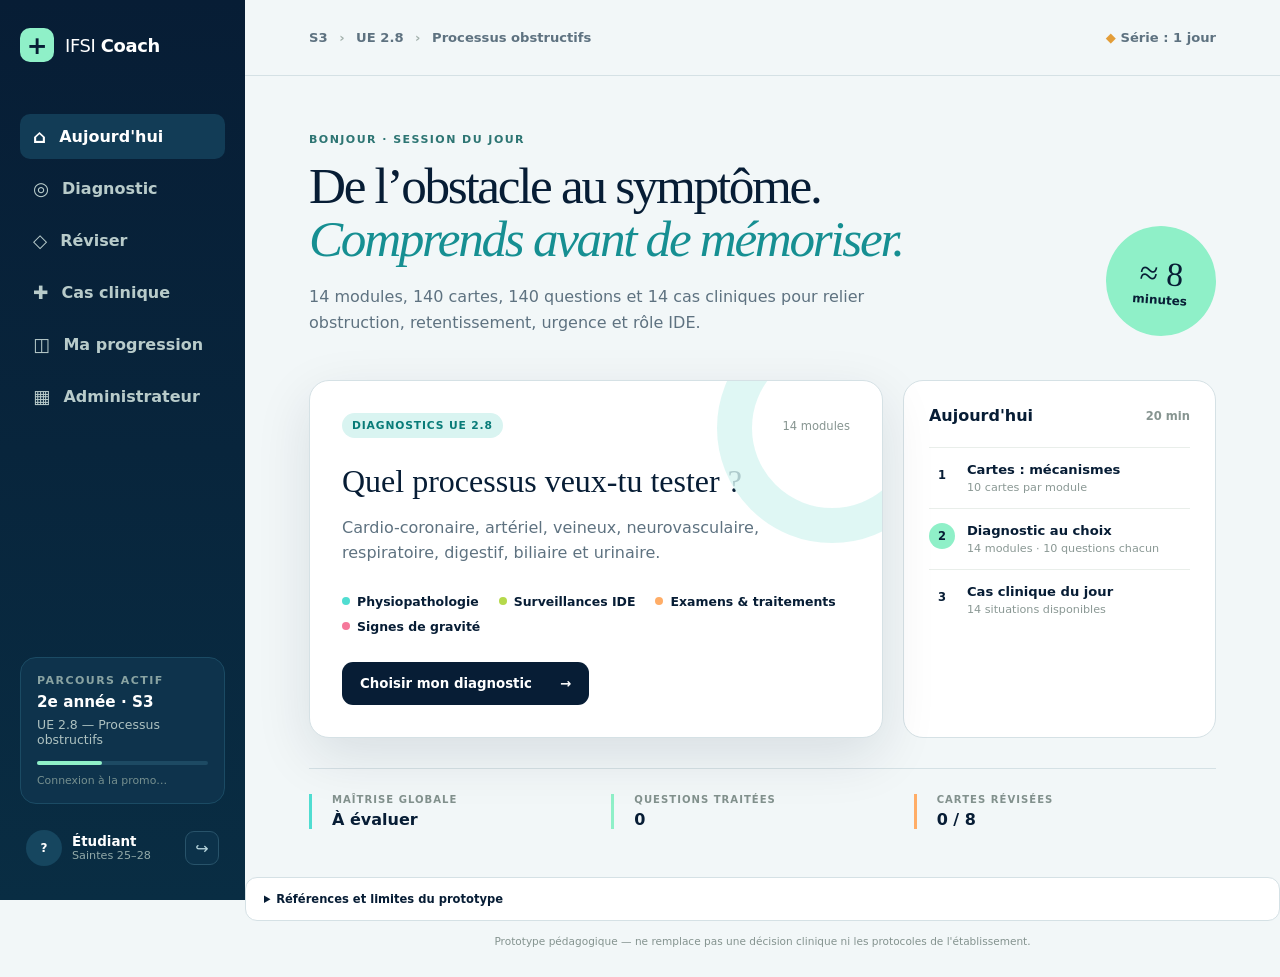
<file: ue28/index.html>
<!doctype html>
<html lang="fr">
<head>
  <meta charset="utf-8">
  <meta name="viewport" content="width=device-width,initial-scale=1">
  <meta name="theme-color" content="#071d35">
  <meta name="description" content="IFSI Coach UE 2.8 S3 : processus obstructifs, mécanismes, surveillances IDE, cartes, QCM et cas cliniques.">
  <title>IFSI Coach — UE 2.8 Processus obstructifs</title>
  <link rel="icon" type="image/svg+xml" href="data:image/svg+xml,%3Csvg xmlns='http://www.w3.org/2000/svg' viewBox='0 0 64 64'%3E%3Crect width='64' height='64' rx='16' fill='%23071d35'/%3E%3Ccircle cx='32' cy='32' r='19' fill='none' stroke='%2350ddd1' stroke-width='8'/%3E%3Cpath d='M19 32h9l4-7 4 14 4-7h5' fill='none' stroke='%23ff766f' stroke-width='5' stroke-linecap='round' stroke-linejoin='round'/%3E%3C/svg%3E">
  <link rel="stylesheet" href="styles.css">
<script id="force-identification">try{if(!sessionStorage.getItem('ifsi-login-boot-28')){localStorage.removeItem('ifsi-coach-ue28-participant-v4');localStorage.removeItem('ifsi-coach-secure-token-v1');sessionStorage.setItem('ifsi-login-boot-28','1')}}</script></head>
<body>
  <div class="app-shell">
    <aside class="sidebar" aria-label="Navigation principale">
      <div class="brand"><span class="brand-mark">+</span><span>IFSI <b>Coach</b></span></div>
      <nav>
        <button class="nav-item active" data-view="home"><span>⌂</span> Aujourd'hui</button>
        <button class="nav-item" data-view="diagnostic"><span>◎</span> Diagnostic</button>
        <button class="nav-item" data-view="learn"><span>◇</span> Réviser</button>
        <button class="nav-item" data-view="case"><span>✚</span> Cas clinique</button>
        <button class="nav-item" data-view="results"><span>◫</span> Ma progression</button>
        <button class="nav-item" data-view="admin"><span>▦</span> Administrateur</button>
      </nav>
      <div class="semester-card">
        <span class="eyebrow">PARCOURS ACTIF</span>
        <strong>2e année · S3</strong>
        <span>UE 2.8 — Processus obstructifs</span>
        <div class="mini-progress"><i></i></div>
        <small id="sidebar-status">Connexion à la promo…</small>
      </div>
      <div class="profile"><div class="avatar" id="profile-avatar">?</div><div><strong id="profile-name">Étudiant</strong><small id="profile-cohort">Saintes 25–28</small></div><button id="logout-btn" class="logout-btn" title="Se déconnecter" aria-label="Se déconnecter">↪</button></div>
    </aside>

    <main>
      <header class="topbar">
        <button class="mobile-brand" aria-label="Ouvrir le menu">+ <b>IFSI Coach</b></button>
        <div class="crumb" id="crumb">S3 <span>›</span> UE 2.8 <span>›</span> Processus obstructifs</div>
        <div class="streak"><span>◆</span> Série : <b id="streak-value">1 jour</b></div>
      </header>

      <section id="home" class="view active">
        <div class="welcome-row">
          <div>
            <span class="eyebrow accent" id="welcome-label">BONJOUR · SESSION DU JOUR</span>
            <h1>De l’obstacle au symptôme.<br><em>Comprends avant de mémoriser.</em></h1>
            <p>14 modules, 140 cartes, 140 questions et 14 cas cliniques pour relier obstruction, retentissement, urgence et rôle IDE.</p>
          </div>
          <div class="time-badge"><strong>≈ 8</strong><span>minutes</span></div>
        </div>

        <div class="dashboard-grid">
          <article class="start-card">
            <div class="card-top"><span class="pill">DIAGNOSTICS UE 2.8</span><span class="question-count">14 modules</span></div>
            <h2>Quel processus veux-tu tester ?</h2>
            <p>Cardio-coronaire, artériel, veineux, neurovasculaire, respiratoire, digestif, biliaire et urinaire.</p>
            <div class="topic-list">
              <span><i class="dot cyan"></i>Physiopathologie</span>
              <span><i class="dot lime"></i>Surveillances IDE</span>
              <span><i class="dot orange"></i>Examens & traitements</span>
              <span><i class="dot pink"></i>Signes de gravité</span>
            </div>
            <button id="start-btn" class="primary-btn">Choisir mon diagnostic <span>→</span></button>
          </article>

          <aside class="today-card">
            <div class="section-title"><span>Aujourd'hui</span><small>20 min</small></div>
            <button class="task-button" data-action="flashcards"><div class="task" id="task-flash"><i>1</i><div><strong>Cartes : mécanismes</strong><small>10 cartes par module</small></div></div></button>
            <button class="task-button" data-action="diagnostic"><div class="task current" id="task-diagnostic"><i>2</i><div><strong>Diagnostic au choix</strong><small>14 modules · 10 questions chacun</small></div></div></button>
            <button class="task-button" data-action="case"><div class="task" id="task-case"><i>3</i><div><strong>Cas clinique du jour</strong><small>14 situations disponibles</small></div></div></button>
          </aside>
        </div>

        <div class="proof-row metrics">
          <div><span>MAÎTRISE GLOBALE</span><strong id="home-score">À évaluer</strong></div>
          <div><span>QUESTIONS TRAITÉES</span><strong id="home-questions">0</strong></div>
          <div><span>CARTES RÉVISÉES</span><strong id="home-cards">0 / 8</strong></div>
        </div>
      </section>

      <section id="learn" class="view">
        <div class="section-hero compact">
          <div><span class="eyebrow accent">RÉVISION ACTIVE · 14 MODULES</span><h1>Cause → obstacle → retentissement.</h1><p>Chaque fiche déroule la logique clinique jusqu’aux actions et surveillances infirmières.</p></div>
          <div class="learn-total"><strong id="learn-total-value">0%</strong><span>parcours réalisé</span></div>
        </div>
        <div class="filter-row" id="module-filters" aria-label="Filtrer les modules"></div>
        <div class="module-grid" id="module-grid"></div>
        <article class="study-stage" id="study-stage" hidden>
          <div class="study-head"><div><span id="study-tag" class="eyebrow accent"></span><h2 id="study-title"></h2></div><button id="close-study" class="ghost-btn">Fermer ×</button></div>
          <div class="study-layout">
            <div class="lesson-panel" id="lesson-panel"></div>
            <div class="flash-zone">
              <div class="flash-meta"><span id="flash-progress">Carte 1 / 8</span><button id="shuffle-btn" class="text-btn">Mélanger</button></div>
              <button class="flashcard" id="flashcard" aria-label="Retourner la carte">
                <span class="eyebrow">QUESTION</span><strong id="flash-front"></strong><span id="flash-back" hidden></span><small>Cliquer pour retourner</small>
              </button>
              <div class="flash-actions"><button id="again-btn" class="ghost-btn">À revoir</button><button id="know-btn" class="primary-btn">Je savais <span>→</span></button></div>
            </div>
          </div>
        </article>
      </section>

      <section id="case" class="view">
        <div class="case-header"><div><span class="eyebrow accent">BIBLIOTHÈQUE CLINIQUE · 14 CAS</span><h1>Repère l'alerte. Décide vite.</h1><p>Un cas dédié à chaque module pour entraîner ton raisonnement et ta priorisation infirmière.</p></div><span class="case-time"><b id="case-complete-count">0</b>/<b id="case-total-count">14</b> terminés</span></div>
        <div class="filter-row case-filter-row" id="case-filters" aria-label="Filtrer les cas cliniques"></div>
        <div class="case-picker" id="case-picker"></div>
        <div class="case-grid">
          <article class="patient-card">
            <div class="patient-id"><div class="avatar large" id="case-initials">MR</div><div><strong id="case-patient"></strong><span id="case-place"></span></div><span class="status-watch" id="case-status">À évaluer</span></div>
            <div class="patient-summary"><p><b>Contexte</b> : <span id="case-context"></span></p></div>
            <div class="vitals" id="case-vitals"></div>
            <div class="observations" id="case-signs"></div>
          </article>
          <article class="decision-card">
            <span class="eyebrow accent" id="case-category">ÉTAPE 1 · PRIORISER</span><h2 id="case-question"></h2>
            <div class="case-answers" id="case-answers"></div>
            <div id="case-feedback" class="feedback"></div>
            <button id="case-next" class="primary-btn" disabled>Valider mon choix</button>
          </article>
        </div>
        <article id="case-debrief" class="debrief" hidden>
          <div><span class="pill dark">DÉBRIEF CLINIQUE</span><h2 id="debrief-title"></h2></div>
          <div class="debrief-grid"><p><b>Pourquoi ?</b><br><span id="debrief-why"></span></p><p><b>Réflexe IDE</b><br><span id="debrief-action"></span></p><p><b>À surveiller</b><br><span id="debrief-watch"></span></p></div>
        </article>
      </section>

      <section id="diagnostic" class="view">
        <div class="section-hero compact">
          <div><span class="eyebrow accent">DIAGNOSTICS PAR MODULE</span><h1>Choisis ce que tu veux tester.</h1><p>Chaque diagnostic comporte 10 questions. Ton score est conservé séparément pour suivre ta maîtrise module par module.</p></div>
          <div class="learn-total"><strong id="diag-complete-value">0/14</strong><span>modules évalués</span></div>
        </div>
        <div class="filter-row" id="diagnostic-filters" aria-label="Filtrer les diagnostics"></div>
        <div class="diagnostic-grid" id="diagnostic-grid"></div>
      </section>

      <section id="quiz" class="view">
        <div class="quiz-head">
          <button id="quit-btn" class="ghost-btn">← Quitter</button>
          <div class="quiz-progress"><span id="progress-label">Question 1 sur 10</span><div><i id="progress-bar"></i></div></div>
          <span id="topic-chip" class="topic-chip">Syndrome coronarien aigu</span>
        </div>
        <div class="quiz-layout">
          <article class="question-card">
            <span id="question-kicker" class="eyebrow accent">SURVEILLANCE IDE</span>
            <h2 id="question-text"></h2>
            <div id="answers" class="answers"></div>
            <div id="feedback" class="feedback" aria-live="polite"></div>
            <div class="quiz-actions">
              <button id="skip-btn" class="text-btn">Je ne sais pas</button>
              <button id="next-btn" class="primary-btn" disabled>Valider la réponse</button>
            </div>
          </article>
          <aside class="focus-card">
            <span class="eyebrow">TA MISSION</span>
            <h3>Réponds sans regarder tes cours.</h3>
            <p>L'objectif n'est pas d'avoir une bonne note, mais de trouver précisément ce qui mérite d'être retravaillé.</p>
            <div class="focus-tip"><b>Conseil</b><span>Lis toutes les propositions avant de répondre.</span></div>
          </aside>
        </div>
      </section>

      <section id="results" class="view">
        <div class="results-head">
          <div><span class="eyebrow accent">DIAGNOSTIC TERMINÉ</span><h1>Ton plan est prêt.</h1><p id="result-copy">Tes priorités de révision apparaissent ici.</p></div>
          <div class="score-ring" id="score-ring"><div><strong id="score-value">—</strong><small>score global</small></div></div>
        </div>
        <div class="results-grid">
          <article class="mastery-card">
            <div class="section-title"><span>Maîtrise par thème</span><small>mise à jour maintenant</small></div>
            <div id="mastery-list"></div>
          </article>
          <article class="plan-card">
            <span class="pill dark">PLAN PERSONNALISÉ</span>
            <h2 id="priority-title">Commence le diagnostic</h2>
            <p id="priority-copy">Tes résultats permettront d'identifier les deux thèmes à revoir en priorité.</p>
            <div id="plan-items" class="plan-items"></div>
            <button id="review-btn" class="primary-btn">Réviser ma priorité <span>→</span></button>
          </article>
        </div>
        <div class="action-strip">
          <div><b>Prochain rappel</b><span>Dans 48 heures · 10 questions ciblées</span></div>
          <button id="restart-btn" class="ghost-btn">Refaire le diagnostic</button>
        </div>
      </section>

      <section id="admin" class="view">
        <div class="section-hero compact">
          <div><span class="eyebrow accent">ESPACE ADMINISTRATEUR</span><h1>Progression de la promo.</h1><p>Vue nominative réservée à Alexandre. Les étudiants ne peuvent pas consulter les résultats de leurs camarades.</p></div>
          <button id="admin-refresh" class="ghost-btn">Actualiser</button>
        </div>
        <div id="admin-auth" class="admin-auth" hidden>
          <span class="pill dark">ACCÈS PROTÉGÉ</span>
          <h2>Connecte-toi avec ton compte ChatGPT</h2>
          <p>Cette vérification permet de réserver les résultats de la promotion à l’administrateur du site.</p>
          <a class="primary-btn" href="https://ifsi-coach-ue28-processus-obstructifs.poi32.chatgpt.site/#admin" target="_top">Connexion administrateur <span>→</span></a>
        </div>
        <div id="admin-denied" class="admin-auth" hidden>
          <span class="pill dark">ACCÈS REFUSÉ</span><h2>Espace réservé à Alexandre</h2><p>Le compte connecté n’est pas autorisé à consulter les résultats nominatifs.</p>
        </div>
        <div id="admin-dashboard" hidden>
          <div class="ue-switcher">
            <a href="https://ifsi-coach-demo.vercel.app/#admin" target="_top"><span>UE 2.11 S3</span><strong>Pharmacologie</strong></a>
            <a class="current" href="/#admin"><span>UE 2.8 S3</span><strong>Processus obstructifs</strong></a>
          </div>
          <form id="admin-add-form" class="admin-add-form">
            <label>Préinscrire un étudiant<input id="admin-add-name" maxlength="30" placeholder="Prénom"></label>
            <button class="ghost-btn" type="submit">Ajouter</button>
            <span id="admin-add-status" aria-live="polite"></span>
          </form>
          <div class="admin-metrics">
            <article><span>ÉTUDIANTS INSCRITS</span><strong id="admin-students">0</strong></article>
            <article><span>MODULES ÉVALUÉS</span><strong id="admin-attempts">0</strong></article>
            <article><span>MOYENNE DE PROMO</span><strong id="admin-average">—</strong></article>
            <article><span>ACTIFS SUR 7 JOURS</span><strong id="admin-active">0</strong></article>
          </div>
          <div class="admin-layout">
            <article class="admin-panel">
              <div class="section-title"><span>Suivi nominatif</span><small id="admin-updated">mise à jour maintenant</small></div>
              <div class="table-wrap"><table class="progress-table"><thead><tr><th>Étudiant</th><th>Progression</th><th>Moyenne</th><th>Temps</th><th>Cartes</th><th>Cas</th><th>Dernière activité</th><th>Détail</th></tr></thead><tbody id="admin-student-rows"></tbody></table></div>
              <div id="admin-student-detail" class="student-detail" hidden></div>
            </article>
            <article class="admin-panel">
              <div class="section-title"><span>Modules à renforcer</span><small>moyenne collective</small></div>
              <div id="admin-module-list" class="admin-module-list"></div>
            </article>
          </div>
          <p class="privacy-note">Données collectées : prénom choisi, promotion et progression pédagogique. Aucun nom de famille, courriel ou renseignement médical n’est demandé.</p>
        </div>
      </section>

      <details class="source-note">
        <summary>Références et limites du prototype</summary>
        <p>Corpus principal : 23 supports UE 2.8 transmis par l’étudiant (IFSI 2021–2022, M. Paul Menu et support Roumeguere). Les synthèses doivent rester confrontées aux recommandations et protocoles à jour.</p>
        <div>
          <a href="https://www.has-sante.fr/" target="_blank" rel="noreferrer">Haute Autorité de santé</a>
          <a href="https://www.escardio.org/Guidelines" target="_blank" rel="noreferrer">ESC · recommandations cardiovasculaires</a>
          <a href="https://goldcopd.org/2026-gold-report-and-pocket-guide/" target="_blank" rel="noreferrer">GOLD 2026 · BPCO</a>
          <a href="https://uroweb.org/guidelines/urolithiasis" target="_blank" rel="noreferrer">EAU · lithiase urinaire</a>
        </div>
      </details>
      <footer>Prototype pédagogique — ne remplace pas une décision clinique ni les protocoles de l'établissement.</footer>
      <nav class="mobile-nav" aria-label="Navigation mobile">
        <button class="mobile-nav-item active" data-mobile-view="home">Accueil</button>
        <button class="mobile-nav-item" data-mobile-view="diagnostic">Test</button>
        <button class="mobile-nav-item" data-mobile-view="learn">Réviser</button>
        <button class="mobile-nav-item" data-mobile-view="case">Cas</button>
        <button class="mobile-nav-item" data-mobile-view="results">Progrès</button>
        <button class="mobile-nav-item" data-mobile-view="admin">Admin</button>
      </nav>
    </main>
  </div>
  <div class="join-gate" id="join-gate" hidden>
    <div class="login-visual" role="img" aria-label="Illustration médicale des principaux processus obstructifs">
      <div class="login-visual-copy"><span>UE 2.8 · S3</span><strong>Comprendre l’obstacle.<br>Reconnaître l’urgence.</strong></div>
    </div>
    <form class="join-card" id="join-form">
      <div class="brand join-brand"><span class="brand-mark">+</span><span>IFSI <b>Coach</b></span></div>
      <span class="eyebrow accent">PROMOTION SAINTES 2025–2028</span>
      <h1>Processus obstructifs.</h1>
      <p>Connecte-toi avec ton prénom. Ta progression reste enregistrée pour cette UE et visible uniquement depuis ton compte et l’espace administrateur.</p>
      <label>Identifiant étudiant<input id="join-name" name="firstName" autocomplete="username" maxlength="30" placeholder="Ton prénom" required></label>
      <label>Mot de passe<input id="join-cohort" name="password" type="password" autocomplete="current-password" placeholder="Mot de passe de la promotion" required></label>
      <label class="consent"><input id="join-consent" type="checkbox" required><span>J’accepte l’enregistrement de mon prénom choisi et de ma progression pédagogique pour ce test.</span></label>
      <div id="join-error" class="form-error" role="alert"></div>
      <button class="primary-btn" type="submit">Accéder à l’UE 2.8 <span>→</span></button>
      <a class="admin-login-link" href="https://ifsi-coach-ue28-processus-obstructifs.poi32.chatgpt.site/#admin" target="_top">Accès administrateur Alexandre</a>
      <small>Prototype pédagogique · aucune donnée de santé n’est collectée.</small>
    </form>
  </div>
  <script src="data.js"></script>
  <script src="app.js"></script>
</body>
</html>
</file>
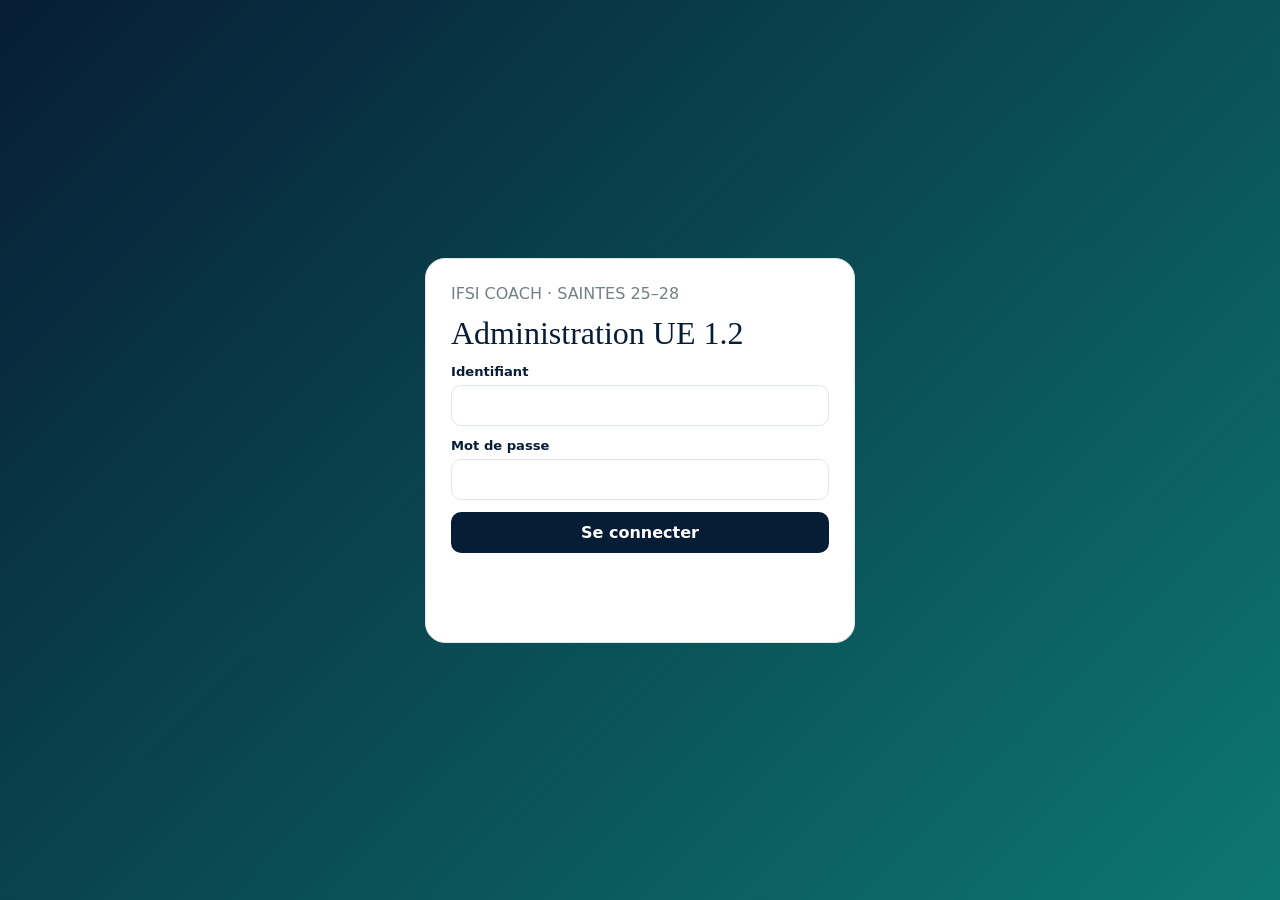
<file: ue12/admin/index.html>
<!doctype html><html lang="fr"><head><meta charset="utf-8"><meta name="viewport" content="width=device-width,initial-scale=1"><title>IFSI Coach Admin — UE 1.2</title><style>
:root{--ink:#071d35;--brand:#0d776f;--paper:#f4f8f7;--line:#dfe8e6;--muted:#728185;--good:#1f755f;--bad:#b44455}*{box-sizing:border-box}body{margin:0;font-family:Inter,system-ui,sans-serif;background:var(--paper);color:var(--ink)}button,input,textarea{font:inherit}.hide{display:none!important}.login{min-height:100vh;display:grid;place-items:center;background:linear-gradient(135deg,#071d35,#0d776f);padding:20px}.card{background:#fff;border:1px solid var(--line);border-radius:20px;padding:25px}.login .card{width:min(430px,100%);display:grid;gap:12px}.login h1{font:500 2rem Georgia;margin:0}.login label{display:grid;gap:6px;font-weight:800;font-size:.82rem}.login input{padding:12px;border:1px solid var(--line);border-radius:10px}.go,.ghost{border:0;border-radius:10px;padding:11px 14px;font-weight:850;cursor:pointer}.go{background:var(--ink);color:#fff}.ghost{background:#edf2f1;color:var(--ink)}.err{color:var(--bad);min-height:20px}.wrap{max-width:1400px;margin:auto;padding:26px}header{background:#fff;border-bottom:1px solid var(--line);padding:15px 25px;display:flex;justify-content:space-between;align-items:center;gap:15px}.tabs{display:flex;gap:8px;flex-wrap:wrap}.tabs a{text-decoration:none;color:var(--ink);background:#edf3f2;border-radius:999px;padding:8px 11px;font-size:.78rem;font-weight:800}.tabs a.on{background:var(--ink);color:#fff}.hero{display:flex;justify-content:space-between;gap:20px;align-items:end}.hero h1{font:500 clamp(2rem,4vw,3.6rem) Georgia;margin:8px 0}.muted{color:var(--muted)}.metrics{display:grid;grid-template-columns:repeat(4,1fr);gap:12px;margin:22px 0}.metric{background:#fff;border:1px solid var(--line);border-radius:16px;padding:17px;display:grid;gap:7px}.metric span{font-size:.66rem;font-weight:850;letter-spacing:.08em;color:var(--muted)}.metric strong{font:600 1.8rem Georgia}.tools{display:flex;justify-content:space-between;gap:12px;align-items:center;margin-bottom:12px}.tools input{padding:10px 12px;border:1px solid var(--line);border-radius:9px;min-width:260px}.table-wrap{overflow:auto}table{border-collapse:collapse;width:100%;min-width:960px}th,td{text-align:left;padding:12px;border-bottom:1px solid var(--line);font-size:.82rem}th{font-size:.68rem;letter-spacing:.06em;color:var(--muted)}.bar{height:7px;border-radius:999px;background:#e7eeee;overflow:hidden;min-width:110px}.bar i{display:block;height:100%;background:var(--brand)}.pill{display:inline-block;border-radius:999px;padding:5px 8px;font-size:.65rem;font-weight:850;background:#dff2ed;color:#1e6758}.pill.off{background:#f4e6e9;color:#944051}.detail{margin-top:18px}.detail-grid{display:grid;grid-template-columns:1fr 1fr;gap:14px}.scores{display:grid;gap:7px}.score{display:grid;grid-template-columns:1fr 80px 80px;gap:8px;padding:9px;border-bottom:1px solid var(--line)}textarea{width:100%;min-height:100px;border:1px solid var(--line);border-radius:10px;padding:10px}.messages{display:grid;gap:7px;margin-top:10px}.msg{background:#f5f9f8;border-radius:10px;padding:10px}.msg small{color:var(--muted)}@media(max-width:800px){.metrics{grid-template-columns:1fr 1fr}.detail-grid{grid-template-columns:1fr}.hero{display:block}.tools{align-items:stretch;flex-direction:column}.tools input{width:100%;min-width:0}}</style></head>
<body>
<section id="login" class="login"><form id="form" class="card"><span class="muted">IFSI COACH · SAINTES 25–28</span><h1>Administration UE 1.2</h1><label>Identifiant<input id="uid" required></label><label>Mot de passe<input id="pwd" type="password" required></label><button class="go">Se connecter</button><p id="err" class="err"></p></form></section>
<div id="app" class="hide">
<header><b>✚ IFSI Coach · Administration</b><div><a href="../" class="ghost" style="text-decoration:none">Voir l’UE 1.2</a> <button id="logout" class="ghost">Déconnexion</button></div></header>
<div class="wrap">
<div class="tabs"><a href="https://ifsi-coach-admin.vercel.app/#ue211">UE 2.11</a><a href="https://ifsi-coach-admin.vercel.app/#ue28">UE 2.8</a><a href="https://ifsi-coach-ue25.vercel.app/admin/">UE 2.5</a><a class="on" href="./">UE 1.2</a></div>
<div class="hero"><div><span class="muted">SANTÉ PUBLIQUE & ÉCONOMIE DE LA SANTÉ</span><h1>Suivi UE 1.2 S3</h1><p class="muted">15 modules · diagnostics · cartes · situations · validations personnelles.</p></div><button id="refresh" class="ghost">Actualiser</button></div>
<div class="metrics"><div class="metric"><span>ÉTUDIANTS</span><strong id="n">0</strong></div><div class="metric"><span>ACTIFS 7 JOURS</span><strong id="active">0</strong></div><div class="metric"><span>TEMPS TOTAL</span><strong id="time">0 min</strong></div><div class="metric"><span>MOYENNE</span><strong id="avg">—</strong></div></div>
<section class="card"><div class="tools"><div><b>Suivi nominatif</b><div class="muted">Clique sur un étudiant pour le détail.</div></div><input id="q" placeholder="Rechercher un prénom"></div><div class="table-wrap"><table><thead><tr><th>Étudiant</th><th>Statut</th><th>Progression</th><th>Moyenne</th><th>Temps</th><th>Cartes</th><th>Situations</th><th>Dernière activité</th></tr></thead><tbody id="rows"></tbody></table></div></section>
<section id="detail" class="card detail hide"><div style="display:flex;justify-content:space-between;gap:10px"><div><span class="muted">DÉTAIL ÉTUDIANT</span><h2 id="student-name"></h2></div><button id="close" class="ghost">Fermer</button></div><div class="detail-grid"><div><h3>Scores par module</h3><div id="scores" class="scores"></div></div><div><h3>Message privé</h3><textarea id="message" maxlength="1000" placeholder="Écrire un message…"></textarea><button id="send" class="go" style="margin-top:8px">Envoyer</button><div id="send-status" class="muted"></div><div id="messages" class="messages"></div></div></div></section>
</div></div>
<script>
const API='/api/coach12',KEY='ifsi-coach-admin-ue12-v1';let token=sessionStorage.getItem(KEY)||'',students=[],progress=[],scores=[],current=null;
const $=x=>document.getElementById(x);const esc=v=>String(v??'').replace(/[&<>"']/g,c=>({'&':'&amp;','<':'&lt;','>':'&gt;','"':'&quot;',"'":'&#39;'}[c]));
async function call(action,body={}){const r=await fetch(API,{method:'POST',headers:{'Content-Type':'application/json',...(token?{'x-coach-session':token}:{})},body:JSON.stringify({action,...body})});const d=await r.json().catch(()=>({}));if(!r.ok)throw Error(d.error||'Erreur');return d}
function fmt(sec){sec=Number(sec)||0;return sec<3600?Math.round(sec/60)+' min':(sec/3600).toFixed(1)+' h'}function days(v){return v?(Date.now()-new Date(v).getTime())/864e5:999}function dt(v){return v?new Date(v).toLocaleString('fr-FR',{dateStyle:'short',timeStyle:'short'}):'—'}
function p(id){return progress.find(x=>x.student_id===id)}function sc(id){return scores.filter(x=>x.student_id===id)}
function info(s){const x=p(s.id),ss=sc(s.id),vals=ss.map(z=>Number(z.latest)).filter(Number.isFinite),av=vals.length?Math.round(vals.reduce((a,b)=>a+b,0)/vals.length):null,valid=x?.module_validations&&typeof x.module_validations==='object'?Object.values(x.module_validations).reduce((a,v)=>a+['test','revise','case'].filter(k=>v?.[k]).length,0):0;return{x,ss,av,pct:Math.round(valid/(15*3)*100),cards:Array.isArray(x?.cards_seen)?x.cards_seen.length:0,cases:Array.isArray(x?.cases_done)?x.cases_done.length:0,time:Number(x?.total_seconds)||0,last:x?.last_seen_at}}
async function load(){const d=await call('admin_dashboard');students=d.students||[];progress=d.progress||[];scores=d.scores||[];render()}
function render(){const query=$('q').value.trim().toLowerCase(),list=students.filter(s=>(s.first_name||'').toLowerCase().includes(query));$('n').textContent=students.length;$('active').textContent=students.filter(s=>days(info(s).last)<7).length;$('time').textContent=fmt(students.reduce((a,s)=>a+info(s).time,0));const avs=students.map(s=>info(s).av).filter(v=>v!==null);$('avg').textContent=avs.length?Math.round(avs.reduce((a,b)=>a+b,0)/avs.length)+'%':'—';$('rows').innerHTML=list.map(s=>{const i=info(s),active=days(i.last)<7;return '<tr data-id="'+s.id+'" style="cursor:pointer"><td><b>'+esc(s.first_name)+'</b></td><td><span class="pill '+(active?'':'off')+'">'+(active?'Actif':'Inactif')+'</span></td><td><b>'+i.pct+'%</b><div class="bar"><i style="width:'+i.pct+'%"></i></div></td><td>'+(i.av===null?'—':i.av+'%')+'</td><td>'+fmt(i.time)+'</td><td>'+i.cards+'/150</td><td>'+i.cases+'/15</td><td>'+dt(i.last)+'</td></tr>'}).join('');document.querySelectorAll('tr[data-id]').forEach(r=>r.onclick=()=>openStudent(r.dataset.id))}
async function openStudent(id){current=students.find(s=>s.id===id);if(!current)return;const i=info(current);$('student-name').textContent=current.first_name;$('scores').innerHTML=i.ss.length?i.ss.sort((a,b)=>a.module.localeCompare(b.module)).map(z=>'<div class="score"><span>'+esc(z.module)+'</span><b>'+z.latest+'%</b><small>meilleur '+z.best+'%</small></div>').join(''):'<p class="muted">Aucun diagnostic réalisé.</p>';$('detail').classList.remove('hide');await loadMessages()}
async function loadMessages(){if(!current)return;try{const d=await call('admin_notifications',{mode:'list',student_id:current.id});$('messages').innerHTML=(d.notifications||[]).map(n=>'<div class="msg"><small>'+dt(n.created_at)+(n.read_at?' · lu':' · non lu')+'</small><p>'+esc(n.message)+'</p></div>').join('')||'<p class="muted">Aucun message.</p>'}catch{$('messages').innerHTML='<p class="muted">Impossible de charger les messages.</p>'}}
$('form').onsubmit=async e=>{e.preventDefault();$('err').textContent='';try{const d=await call('admin_login',{username:$('uid').value.trim(),password:$('pwd').value});token=d.token;sessionStorage.setItem(KEY,token);$('login').classList.add('hide');$('app').classList.remove('hide');await load()}catch(x){$('err').textContent=x.message}};
$('logout').onclick=async()=>{try{await call('logout')}catch{}sessionStorage.removeItem(KEY);location.reload()};$('refresh').onclick=load;$('q').oninput=render;$('close').onclick=()=>$('detail').classList.add('hide');$('send').onclick=async()=>{if(!current)return;const m=$('message').value.trim();if(!m)return;$('send').disabled=true;try{await call('admin_notifications',{mode:'create',student_id:current.id,message:m});$('message').value='';$('send-status').textContent='Message envoyé.';await loadMessages()}catch(x){$('send-status').textContent=x.message}finally{$('send').disabled=false}};
(async()=>{if(!token)return;try{await call('admin_session');$('login').classList.add('hide');$('app').classList.remove('hide');await load()}catch{sessionStorage.removeItem(KEY);token=''}})();
</script></body></html>
</file>
<file: ue12/ue12-v6.css>
:root{--ink:#071d35;--paper:#f2f7f8;--white:#fff;--lime:#8ff0c8;--cyan:#50ddd1;--orange:#ffad67;--pink:#f5789a;--muted:#607582;--line:#d5e1e5;--green:#23795d;--red:#b64054;--shadow:0 18px 55px rgba(7,29,53,.11)}*{box-sizing:border-box}html{font-size:16px}body{margin:0;background:var(--paper);color:var(--ink);font-family:Inter,ui-sans-serif,system-ui,-apple-system,"Segoe UI",sans-serif;min-height:100vh}.app-shell{display:grid;grid-template-columns:245px 1fr;min-height:100vh}.sidebar{position:fixed;inset:0 auto 0 0;width:245px;padding:28px 20px;background:var(--ink);color:#fff;display:flex;flex-direction:column;z-index:20}.brand{display:flex;align-items:center;gap:11px;font-size:1.12rem}.brand-mark{display:grid;place-items:center;width:34px;height:34px;border-radius:10px;background:var(--lime);color:var(--ink);font-size:1.55rem;font-weight:800}.sidebar nav{display:grid;gap:7px;margin-top:48px}.nav-item{border:0;background:transparent;color:#b8cbca;padding:12px 13px;border-radius:10px;text-align:left;font:650 inherit;cursor:pointer;display:flex;gap:12px}.nav-item:hover,.nav-item.active{background:#214646;color:#fff}.semester-card{margin-top:auto;background:#173a3b;border:1px solid #2a5151;border-radius:16px;padding:16px;display:flex;flex-direction:column;gap:6px}.eyebrow{font-size:.69rem;font-weight:800;letter-spacing:.12em;color:#89a3a2}.eyebrow.accent{color:#2d7573}.mini-progress{height:4px;background:#2a5252;border-radius:5px;margin:8px 0}.mini-progress i{display:block;width:38%;height:100%;background:var(--lime)}.semester-card small,.profile small{color:#93aaa9}.profile{display:flex;align-items:center;gap:10px;margin-top:18px;padding:6px}.avatar{width:36px;height:36px;border-radius:50%;display:grid;place-items:center;background:#315858;font-weight:800}.avatar.large{width:54px;height:54px}.profile>div:nth-child(2){display:flex;flex-direction:column}.logout-btn{margin-left:auto;border:0;background:transparent;color:#fff;font-size:1.1rem;cursor:pointer}main{grid-column:2;min-width:0}.topbar{height:76px;display:flex;align-items:center;justify-content:space-between;padding:0 clamp(24px,5vw,72px);border-bottom:1px solid var(--line);background:rgba(242,247,248,.94);position:sticky;top:0;z-index:10}.crumb,.streak{font-size:.82rem;font-weight:650;color:var(--muted)}.mobile-brand{display:none}.view{display:none;padding:52px clamp(24px,5vw,72px) 36px;max-width:1380px;margin:auto}.view.active{display:block}.welcome-row,.results-head,.section-hero,.case-header{display:flex;justify-content:space-between;gap:30px;align-items:flex-end}.welcome-row h1,.results-head h1,.section-hero h1,.case-header h1{font:500 clamp(2.1rem,4vw,4rem)/1.05 Georgia,serif;letter-spacing:-.04em;margin:12px 0 18px}.welcome-row h1 em{color:#2b7f7c}.welcome-row p,.section-hero p,.case-header p{max-width:680px;color:var(--muted);line-height:1.65}.time-badge{background:var(--lime);border-radius:50%;width:110px;height:110px;display:flex;flex-direction:column;align-items:center;justify-content:center;transform:rotate(4deg);flex:0 0 auto}.time-badge strong{font:500 2rem Georgia}.dashboard-grid,.results-grid,.case-grid,.study-layout,.quiz-layout{display:grid;grid-template-columns:minmax(0,1.55fr) minmax(280px,.8fr);gap:20px;margin-top:40px}.start-card,.today-card,.question-card,.focus-card,.mastery-card,.plan-card,.patient-card,.decision-card,.study-stage,.diag-card,.module-card,.debrief{background:#fff;border:1px solid var(--line);border-radius:20px}.start-card{padding:32px;box-shadow:var(--shadow)}.today-card,.question-card,.focus-card,.mastery-card,.plan-card,.patient-card,.decision-card,.study-stage,.debrief{padding:26px}.card-top,.section-title,.study-head,.flash-meta,.patient-id,.quiz-head,.quiz-actions,.module-foot{display:flex;align-items:center;justify-content:space-between;gap:12px}.pill,.module-category{display:inline-block;background:#daf2ef;color:#236f6c;border-radius:999px;padding:6px 10px;font-size:.67rem;font-weight:850;letter-spacing:.06em}.pill.dark{background:var(--ink);color:#fff}.start-card h2,.study-stage h2,.decision-card h2,.question-card h2,.plan-card h2{font:500 1.8rem/1.2 Georgia,serif}.start-card>p,.diag-card p,.module-card p{color:var(--muted);line-height:1.55}.topic-list{display:flex;flex-wrap:wrap;gap:10px 20px;margin:25px 0}.topic-list span{font-size:.79rem;font-weight:700}.dot{width:8px;height:8px;border-radius:50%;display:inline-block;margin-right:7px}.cyan{background:var(--cyan)}.lime{background:#b5d94b}.orange{background:var(--orange)}.pink{background:var(--pink)}button{font-family:inherit}.primary-btn,.ghost-btn,.text-btn{border:0;border-radius:11px;padding:13px 17px;font-weight:750;cursor:pointer}.primary-btn{background:var(--ink);color:#fff}.ghost-btn{background:#edf3f4;color:var(--ink)}.text-btn{background:transparent;color:var(--ink)}.primary-btn:disabled{opacity:.4;cursor:not-allowed}.task-button{display:block;width:100%;border:0;background:none;padding:0;text-align:left}.task{display:flex;gap:12px;padding:14px 0;border-top:1px solid #e9eeea}.task i{font-style:normal;width:27px;height:27px;border-radius:50%;display:grid;place-items:center;background:#eef3f3;font-size:.72rem}.task.current i{background:var(--lime)}.task div{display:flex;flex-direction:column;gap:4px}.task small{color:#8a9894}.proof-row{display:grid;grid-template-columns:repeat(3,1fr);border-top:1px solid var(--line);margin-top:30px;padding-top:25px}.proof-row div{padding-left:20px;border-left:3px solid var(--cyan);display:flex;flex-direction:column;gap:5px}.proof-row span{font-size:.63rem;letter-spacing:.1em;font-weight:850;color:#82918d}.filter-row{display:flex;flex-wrap:wrap;gap:8px;margin:28px 0}.filter-chip{border:1px solid var(--line);background:#fff;border-radius:999px;padding:8px 12px;cursor:pointer;font-weight:700;font-size:.76rem}.filter-chip.active{background:var(--ink);color:#fff}.module-grid,.diagnostic-grid,.case-picker{display:grid;grid-template-columns:repeat(auto-fit,minmax(230px,1fr));gap:14px}.module-card,.diag-card,.case-pick{position:relative;text-align:left;padding:22px;cursor:pointer;border:1px solid var(--line);background:#fff;border-radius:16px;color:var(--ink)}.module-card:before,.diag-card:before{content:"";position:absolute;left:0;top:18px;bottom:18px;width:4px;background:var(--topic);border-radius:0 8px 8px 0}.module-num{float:right;color:#9aa8a5;font-weight:800}.module-card h3,.diag-card h3{margin:14px 0 8px;font-size:1rem}.module-foot{margin-top:18px;font-size:.72rem;font-weight:750;color:#6f8288}.diag-card .primary-btn{margin-top:14px;width:100%}.study-stage{margin-top:20px}.study-layout{margin-top:20px}.lesson-section{border-top:1px solid var(--line);padding:12px 0}.lesson-section summary{font-weight:800;cursor:pointer}.lesson-section li{margin:8px 0;line-height:1.5}.alert-box{background:#fff1f3;border-left:4px solid var(--red);padding:14px;border-radius:10px;margin-top:14px}.flashcard{width:100%;min-height:280px;border:1px solid var(--line);border-radius:18px;background:#f9fcfb;padding:28px;text-align:left;display:flex;flex-direction:column;gap:18px;justify-content:center;cursor:pointer}.flashcard strong,.flashcard>span:not(.eyebrow){font:500 1.45rem/1.4 Georgia}.flash-actions{display:flex;gap:10px;margin-top:12px}.flash-actions>*{flex:1}.case-picker{grid-template-columns:repeat(auto-fit,minmax(170px,1fr))}.case-pick{padding:14px}.case-pick.active{outline:2px solid #2b7f7c}.case-pick span,.case-pick small{display:block}.case-pick span{font-size:.68rem;color:#2b7f7c;font-weight:800}.case-pick small{margin-top:4px}.vitals{display:grid;grid-template-columns:repeat(2,1fr);gap:10px;margin:20px 0}.vitals div{background:#f5f9f9;border-radius:12px;padding:12px;display:flex;justify-content:space-between}.vitals .alert{background:#fff1f3;color:#8c2f40}.observations{display:flex;flex-wrap:wrap;gap:8px}.observations span{background:#eef5f4;padding:7px 10px;border-radius:999px;font-size:.76rem}.answers,.case-answers{display:grid;gap:10px}.answer{width:100%;border:1px solid var(--line);background:#fbfcfa;border-radius:12px;padding:15px;text-align:left;display:flex;gap:12px;cursor:pointer}.answer span{width:26px;height:26px;border:1px solid #b8c6c0;border-radius:7px;display:grid;place-items:center;font-weight:800;flex:0 0 auto}.answer.selected{border:2px solid #2b7f7c;background:#eef9f7}.answer.correct{border-color:var(--green);background:#edf8f2}.answer.wrong{border-color:var(--red);background:#fff1f3}.feedback{display:none;margin-top:13px;border-radius:10px;padding:13px}.feedback.show{display:block}.feedback.good{background:#e8f5ed;color:#245f4c}.feedback.bad{background:#fff0f2;color:#7d3340}.quiz-actions{margin-top:22px}.focus-card{background:var(--ink);color:#fff}.focus-card p{color:#b7cbca;line-height:1.6}.focus-tip{background:#214748;padding:14px;border-radius:12px}.results-grid{grid-template-columns:1.15fr .85fr}.score-ring{--score:0;width:140px;height:140px;border-radius:50%;background:conic-gradient(var(--lime) calc(var(--score)*1%),#dce5df 0);display:grid;place-items:center;position:relative}.score-ring:after{content:"";position:absolute;width:106px;height:106px;border-radius:50%;background:var(--paper)}.score-ring div{z-index:1;text-align:center}.score-ring strong{display:block;font:500 2rem Georgia}.mastery-row{display:grid;grid-template-columns:145px 1fr 45px;gap:12px;align-items:center;padding:10px 0;border-top:1px solid #edf0ed;font-size:.76rem}.bar{height:8px;background:#e8edea;border-radius:8px;overflow:hidden}.bar i{display:block;height:100%}.plan-card{background:var(--lime)}.plan-item{display:flex;gap:10px;padding:10px 0;border-top:1px solid rgba(7,29,53,.12)}.plan-item i{font-style:normal;font-weight:800}.join-gate{position:fixed;inset:0;background:#0a2738;z-index:100;display:grid;grid-template-columns:1.1fr .9fr}.join-gate[hidden]{display:none}.login-visual{background:radial-gradient(circle at 30% 30%,#2f7c78,transparent 35%),linear-gradient(135deg,#082739,#0f5252);display:flex;align-items:flex-end;padding:7vw;color:#fff}.login-visual-copy span{font-size:.75rem;letter-spacing:.12em}.login-visual-copy strong{display:block;font:500 clamp(2.4rem,5vw,5rem)/1 Georgia;margin-top:12px}.join-card{background:#fff;padding:8vw;display:flex;flex-direction:column;justify-content:center}.join-card h1{font:500 2.6rem Georgia;margin:18px 0 8px}.join-card p{color:var(--muted);line-height:1.6}.join-card label{display:grid;gap:7px;font-weight:700;margin-top:13px}.join-card input{border:1px solid var(--line);border-radius:10px;padding:13px;font:inherit}.consent{grid-template-columns:auto 1fr!important;font-weight:500!important;font-size:.82rem}.form-error{color:var(--red);min-height:20px;margin:8px 0}.admin-login-link{text-align:center;margin-top:14px;color:#2d7573}.mobile-nav{display:none}footer,.source-note{margin-top:25px;font-size:.75rem;color:#72858b}.source-note a{margin-right:12px;color:#2b7f7c}@media(max-width:900px){.app-shell{grid-template-columns:1fr}.sidebar{display:none}main{grid-column:1}.topbar{height:64px;padding:0 18px}.mobile-brand{display:block;border:0;background:none;font-weight:800}.crumb{display:none}.view{padding:32px 18px 90px}.dashboard-grid,.results-grid,.case-grid,.study-layout,.quiz-layout{grid-template-columns:1fr}.welcome-row,.results-head,.section-hero,.case-header{align-items:flex-start}.time-badge{display:none}.proof-row{grid-template-columns:1fr;gap:18px}.proof-row div{min-height:44px}.mobile-nav{display:grid;grid-template-columns:repeat(6,1fr);position:fixed;bottom:0;left:0;right:0;background:#fff;border-top:1px solid var(--line);z-index:30}.mobile-nav-item{border:0;background:#fff;padding:13px 3px;font-size:.68rem}.mobile-nav-item.active{background:#edf8f6;color:#246d69;font-weight:800}.join-gate{grid-template-columns:1fr}.login-visual{display:none}.join-card{padding:32px 22px}.mastery-row{grid-template-columns:110px 1fr 40px}}@media(max-width:560px){.welcome-row h1,.results-head h1,.section-hero h1,.case-header h1{font-size:2.3rem}.module-grid,.diagnostic-grid,.case-picker{grid-template-columns:1fr}.vitals{grid-template-columns:1fr}.mobile-nav{grid-template-columns:repeat(6,1fr)}.mobile-nav-item{font-size:.61rem}.question-card,.focus-card,.patient-card,.decision-card,.study-stage{padding:20px}}

/* UE25-V8-DIAGNOSTIC */
.welcome-row{align-items:center}
.home-hero-visual{position:relative;width:min(420px,36vw);min-width:300px;filter:drop-shadow(0 22px 34px rgba(7,29,53,.16))}
.home-hero-visual svg{display:block;width:100%;height:auto;border-radius:30px}
.home-hero-visual .time-badge{position:absolute;right:-18px;bottom:-20px;width:92px;height:92px;box-shadow:0 10px 26px rgba(7,29,53,.18)}
.login-visual{position:relative;overflow:hidden}
.login-visual-svg{position:absolute;inset:7% 6% auto;width:88%;height:auto;filter:drop-shadow(0 26px 42px rgba(0,0,0,.2))}
.login-visual-copy{position:relative;z-index:2}
.diagnostic-grid{grid-template-columns:repeat(2,minmax(0,1fr));gap:18px}
.diag-card{min-height:270px;padding:24px}
.diag-card h3{font-size:1.45rem;line-height:1.18}
.diag-card p{font-size:.84rem;line-height:1.6}
.quiz-layout{grid-template-columns:minmax(0,1fr) 300px;max-width:1180px;margin:0 auto}
.question-card{min-height:0;padding:clamp(26px,4vw,48px)}
.question-card h2{max-width:900px;font-size:clamp(1.45rem,2.4vw,2.15rem)}
.answers{grid-template-columns:1fr 1fr;gap:12px}
.answer{height:100%;align-items:flex-start;min-height:84px;padding:16px 17px;overflow-wrap:anywhere}
.answer.selected{padding:15px 16px}
.feedback{font-size:.9rem;padding:16px 18px;line-height:1.6}
.focus-card{position:sticky;top:96px}
.quiz-actions{gap:16px}
.quiz-actions .primary-btn{min-width:210px}
.filter-row{overflow-x:auto;scrollbar-width:thin;padding-bottom:6px}
@media(max-width:1050px){
 .welcome-row{align-items:flex-start}
 .home-hero-visual{width:340px;min-width:260px}
 .quiz-layout{grid-template-columns:1fr}
 .focus-card{display:block;position:static}
 .answers{grid-template-columns:1fr 1fr}
}
@media(max-width:760px){
 .welcome-row{display:block}
 .home-hero-visual{width:100%;min-width:0;margin-top:28px}
 .home-hero-visual .time-badge{right:12px;bottom:-15px}
 .diagnostic-grid{grid-template-columns:1fr}
 .answers{grid-template-columns:1fr}
 .quiz-actions{align-items:stretch;flex-direction:column-reverse}
 .quiz-actions .primary-btn,.quiz-actions .text-btn{width:100%}
 .question-card{padding:22px}
 .login-visual-svg{inset:10% 5% auto;width:90%}
}
/* UE 1.2 V6 — clean compatibility layer */
[hidden]{display:none!important}
.hidden{display:none!important}
.app-shell[hidden],.join-gate[hidden]{display:none!important}
.nav{border:0}.course-card{margin-top:auto}
.primary,.ghost,.text-btn{border:0;border-radius:11px;padding:13px 17px;font-weight:750;cursor:pointer}
.primary{background:var(--ink);color:#fff}.ghost{background:#edf3f4;color:var(--ink)}.primary:disabled{opacity:.4;cursor:not-allowed}
.icon-btn{position:relative;border:1px solid var(--line);background:#fff;border-radius:10px;padding:8px 10px;cursor:pointer}
.icon-btn span{position:absolute;right:-6px;top:-7px;background:var(--red);color:#fff;min-width:18px;height:18px;padding:0 4px;border-radius:999px;font-size:.62rem;font-weight:900;line-height:18px}
.top-actions{display:flex;align-items:center;gap:12px}
.error{color:var(--red);min-height:20px}
.join-card small{color:var(--muted)}
.join-card .brand{margin-bottom:12px}
.login-pills{display:flex;flex-wrap:wrap;gap:8px;margin-top:22px}
.login-pills span{padding:7px 10px;border-radius:999px;background:#ffffff17;border:1px solid #ffffff30;font-size:.72rem;font-weight:750}
.login-visual-copy p{max-width:620px;color:#d6e4e2;line-height:1.65;margin-top:16px}
.login-visual-copy strong em{font-style:normal;color:var(--lime)}
#home .time-badge span{font-size:.66rem;font-weight:800;letter-spacing:.1em}
#home .dashboard-grid{margin-top:36px}
#home .proof-row{grid-template-columns:repeat(4,minmax(0,1fr))}
#home .proof-row>div:first-child{border-left:0;padding-left:0}
.question-count{font-size:.72rem;font-weight:750;color:var(--muted)}
.home-start{margin-top:4px}
.lime-dot{background:#b5d94b}.green-dot{background:#739956}
.filters{display:flex;flex-wrap:wrap;gap:8px;margin:28px 0}
.filter{border:1px solid var(--line);background:#fff;border-radius:999px;padding:8px 12px;cursor:pointer;font-weight:700;font-size:.76rem}
.filter.active{background:var(--ink);color:#fff}
.module-grid{display:grid;grid-template-columns:repeat(auto-fit,minmax(230px,1fr));gap:14px}
.module-card:before{background:var(--color,var(--topic))}
.study,.panel,.case-item,.mastery-row{background:#fff;border:1px solid var(--line);border-radius:20px}
.panel{padding:26px}.panel h2{font:500 1.8rem/1.2 Georgia,serif}
.study{margin-top:20px;padding:26px}
.study-head{display:flex;align-items:center;justify-content:space-between;gap:12px}
.study-head h2{font:500 1.8rem/1.2 Georgia,serif;margin:10px 0 5px}
.study-head small{color:var(--muted)}
.lesson details{border-top:1px solid var(--line);padding:12px 0}.lesson summary{font-weight:800;cursor:pointer}.lesson li{margin:8px 0;line-height:1.55}
.flash-zone{min-width:0}.flash-meta{display:flex;justify-content:space-between;align-items:center;margin-bottom:10px}
.flashcard p{font:500 1.45rem/1.4 Georgia;margin:0}
.validation-box{margin-top:12px;border:1px dashed #aaccc4;border-radius:12px;padding:10px;background:#f5fbf9}.validation-box button{width:100%}
.big-progress{width:110px;height:110px;display:flex;flex-direction:column;align-items:center;justify-content:center;border-radius:50%;background:var(--lime);flex:0 0 auto}.big-progress strong{font:500 1.8rem Georgia}.big-progress span{font-size:.66rem;font-weight:800}
.quiz-head{display:grid;grid-template-columns:auto 1fr auto;gap:20px;align-items:center}.quiz-head>div{max-width:520px;width:100%;justify-self:center}.quiz-bar{height:6px;border-radius:999px;background:#e5eceb;overflow:hidden;margin-top:6px}.quiz-bar i{display:block;height:100%;background:#2b7f7c;width:10%}
.question h2{font:500 2rem/1.25 Georgia,serif}
.mission h3{font:500 1.5rem Georgia,serif}.mission p{color:var(--muted);line-height:1.65}
.case-list{display:grid;grid-template-columns:repeat(auto-fit,minmax(170px,1fr));gap:9px;margin-bottom:20px}
.case-item{padding:14px;text-align:left;cursor:pointer}.case-item.active{outline:2px solid #2b7f7c}.case-item span{display:block;color:#2b7f7c;font-size:.68rem;font-weight:800}.case-item small{font-weight:750}
.case-layout{display:grid;grid-template-columns:minmax(0,1.25fr) minmax(280px,.75fr);gap:20px;margin-top:22px}
.case-context{line-height:1.65;color:var(--muted)}.clues{display:flex;flex-wrap:wrap;gap:7px}.clues span{background:#eef5f4;padding:7px 10px;border-radius:999px;font-size:.76rem}
.debrief{margin-top:14px;border-top:1px solid var(--line);padding-top:13px;line-height:1.55}
.mastery{display:grid;gap:9px;margin-top:25px}.mastery-row{padding:14px;display:grid;grid-template-columns:minmax(190px,1fr) minmax(180px,2fr) 60px;gap:12px;align-items:center}.mastery-row small{color:var(--muted)}
.score-ring{width:120px;height:120px;border-radius:50%;background:var(--lime);display:flex;flex-direction:column;align-items:center;justify-content:center;flex:0 0 auto}.score-ring strong{font:500 2rem Georgia}.score-ring span{font-size:.68rem;font-weight:800}
.sources{max-width:1380px;margin:10px auto 36px;padding:0 clamp(24px,5vw,72px);font-size:.78rem;color:var(--muted)}.sources summary{font-weight:800;color:var(--ink);cursor:pointer}.sources li{margin:6px 0}
.modal{position:fixed;inset:0;background:#051f2dd0;z-index:100;display:grid;place-items:center;padding:18px}.modal-card{width:min(620px,100%);max-height:86vh;overflow:auto;background:#fff;border-radius:20px;padding:22px}.modal-head{display:flex;justify-content:space-between;gap:12px}.notif{display:block;width:100%;text-align:left;border:1px solid var(--line);border-radius:12px;padding:12px;margin-top:9px;background:#fff}.notif.unread{border-left:4px solid #2b7f7c;background:#f4fbf9}
.chips{display:flex;gap:5px;flex-wrap:wrap;margin-top:12px}.chips span{font-size:.63rem;padding:4px 7px;border-radius:999px;background:#edf2f1;color:#7a898c}.chips span.done{background:#dff4eb;color:#16624e;font-weight:900}.start-diag{width:100%;margin-top:12px}
@media(max-width:900px){
 #home .proof-row{grid-template-columns:1fr 1fr;gap:16px}
 .case-layout{grid-template-columns:1fr}
 .quiz-head{grid-template-columns:1fr}
 .big-progress,.score-ring{display:none}
 .mastery-row{grid-template-columns:1fr}
}
@media(max-width:560px){
 #home .proof-row{grid-template-columns:1fr}
 .login-pills{display:none}
}
</file>
<file: ue28/styles.css>
:root{--ink:#071d35;--ink2:#0d2a49;--paper:#f2f7f8;--white:#fff;--lime:#8ff0c8;--cyan:#50ddd1;--orange:#ffad67;--pink:#f5789a;--muted:#5e7280;--line:#d5e1e5;--red:#b64054;--green:#23795d;--shadow:0 18px 55px rgba(7,29,53,.11)}
*{box-sizing:border-box}html{font-size:16px}body{margin:0;background:var(--paper);color:var(--ink);font-family:Inter,ui-sans-serif,system-ui,-apple-system,BlinkMacSystemFont,"Segoe UI",sans-serif;min-height:100vh}.app-shell{display:grid;grid-template-columns:245px 1fr;min-height:100vh}.sidebar{position:fixed;inset:0 auto 0 0;width:245px;padding:28px 20px;background:var(--ink);color:white;display:flex;flex-direction:column;z-index:10}.brand{display:flex;align-items:center;gap:11px;font-size:1.12rem;letter-spacing:-.02em}.brand-mark{display:grid;place-items:center;width:34px;height:34px;border-radius:10px;background:var(--lime);color:var(--ink);font-size:1.55rem;font-weight:800}.sidebar nav{display:grid;gap:7px;margin-top:52px}.nav-item{border:0;background:transparent;color:#b8cbca;font:inherit;text-align:left;padding:12px 13px;border-radius:10px;cursor:pointer;display:flex;gap:13px;align-items:center;font-weight:650}.nav-item span{font-size:1.15rem}.nav-item:hover,.nav-item.active{background:#214646;color:white}.semester-card{margin-top:auto;background:#173a3b;border:1px solid #2a5151;border-radius:16px;padding:16px;display:flex;flex-direction:column;gap:6px}.semester-card strong{font-size:.95rem}.semester-card>span:not(.eyebrow){font-size:.78rem;color:#aec2c1}.eyebrow{font-size:.69rem;font-weight:800;letter-spacing:.13em;color:#89a3a2}.eyebrow.accent{color:#2d7573}.mini-progress{height:4px;background:#2a5252;border-radius:5px;margin:8px 0 3px}.mini-progress i{display:block;width:38%;height:100%;background:var(--lime);border-radius:5px}.semester-card small{color:#76908f;font-size:.68rem}.profile{display:flex;align-items:center;gap:10px;margin-top:20px;padding:6px}.avatar{width:36px;height:36px;border-radius:50%;display:grid;place-items:center;background:#315858;font-size:.75rem;font-weight:800}.profile div:last-child{display:flex;flex-direction:column}.profile strong{font-size:.84rem}.profile small{color:#93aaa9;font-size:.7rem}main{grid-column:2;min-width:0}.topbar{height:76px;display:flex;align-items:center;justify-content:space-between;padding:0 clamp(24px,5vw,72px);border-bottom:1px solid var(--line)}.crumb,.streak{font-size:.82rem;font-weight:650;color:var(--muted)}.crumb span{padding:0 7px;color:#a1afaa}.streak span{color:#e39d38}.mobile-brand{display:none}.view{display:none;padding:52px clamp(24px,5vw,72px) 36px;max-width:1380px;margin:0 auto}.view.active{display:block}.welcome-row{display:flex;justify-content:space-between;gap:30px;align-items:flex-end}.welcome-row h1,.results-head h1{font-family:Georgia,serif;font-weight:500;font-size:clamp(2.2rem,4vw,4rem);line-height:1.04;letter-spacing:-.045em;margin:12px 0 18px}.welcome-row h1 em{font-weight:500;color:#2b7f7c}.welcome-row p{max-width:650px;color:var(--muted);line-height:1.65;margin:0;font-size:1rem}.time-badge{background:var(--lime);border-radius:50%;width:110px;height:110px;display:flex;flex-direction:column;align-items:center;justify-content:center;transform:rotate(4deg);flex:0 0 auto}.time-badge strong{font:500 2.1rem Georgia}.time-badge span{font-size:.75rem;font-weight:700}.dashboard-grid{display:grid;grid-template-columns:minmax(0,1.65fr) minmax(280px,.9fr);gap:20px;margin-top:44px}.start-card,.today-card,.question-card,.focus-card,.mastery-card,.plan-card,.action-strip{background:var(--white);border:1px solid var(--line);border-radius:20px}.start-card{padding:32px;box-shadow:var(--shadow);position:relative;overflow:hidden}.start-card:after{content:"";position:absolute;width:160px;height:160px;border:35px solid #ddf6f3;border-radius:50%;right:-65px;top:-68px;opacity:.8}.card-top,.section-title{display:flex;justify-content:space-between;align-items:center}.pill{background:#daf2ef;color:#236f6c;border-radius:100px;padding:6px 10px;font-size:.67rem;font-weight:850;letter-spacing:.08em}.pill.dark{background:var(--ink);color:white;display:inline-block}.question-count,.section-title small{font-size:.72rem;color:#879591}.start-card h2{font:500 clamp(1.55rem,2.5vw,2.15rem) Georgia;margin:25px 0 10px}.start-card>p{color:var(--muted);line-height:1.55;max-width:570px}.topic-list{display:flex;gap:10px 20px;flex-wrap:wrap;margin:28px 0}.topic-list span{font-size:.78rem;font-weight:700;display:flex;align-items:center;gap:7px}.dot{width:8px;height:8px;border-radius:50%;display:inline-block}.cyan{background:var(--cyan)}.lime{background:#b5d94b}.orange{background:var(--orange)}.pink{background:var(--pink)}button{font-family:inherit}.primary-btn{border:0;border-radius:11px;background:var(--ink);color:white;padding:14px 18px;font-weight:750;cursor:pointer;display:inline-flex;justify-content:center;align-items:center;gap:28px;transition:transform .2s,background .2s}.primary-btn:hover{background:#1e4a4b;transform:translateY(-1px)}.primary-btn:disabled{opacity:.42;cursor:not-allowed;transform:none}.today-card{padding:25px}.section-title{font-weight:800;margin-bottom:22px}.task{display:flex;gap:12px;padding:14px 0;border-top:1px solid #e9eeea}.task i{font-style:normal;width:26px;height:26px;display:grid;place-items:center;border-radius:50%;font-size:.72rem;font-weight:800;flex:0 0 auto}.task div{display:flex;flex-direction:column;gap:4px}.task strong{font-size:.82rem}.task small{font-size:.7rem;color:#8a9894}.task.done i{background:#dff1e9;color:var(--green)}.task.current i{background:var(--lime)}.task.locked{opacity:.56}.task.locked i{border:1px solid #b9c5c0}.proof-row{display:grid;grid-template-columns:repeat(3,1fr);border-top:1px solid var(--line);margin-top:30px;padding-top:25px}.proof-row div{padding-left:20px;border-left:3px solid var(--cyan);display:flex;flex-direction:column;gap:5px}.proof-row div:nth-child(2){border-color:var(--lime)}.proof-row div:nth-child(3){border-color:var(--orange)}.proof-row span{font-size:.63rem;font-weight:850;letter-spacing:.1em;color:#82918d}.proof-row strong{font-size:.83rem}.quiz-head{display:grid;grid-template-columns:1fr minmax(260px,440px) 1fr;align-items:center;margin-bottom:32px}.ghost-btn,.text-btn{border:0;background:transparent;color:var(--ink);font-weight:750;cursor:pointer;padding:10px 0}.quiz-head .ghost-btn{justify-self:start}.quiz-progress{text-align:center;font-size:.74rem;font-weight:750}.quiz-progress>div{height:5px;background:#dce4df;border-radius:4px;margin-top:9px;overflow:hidden}.quiz-progress i{display:block;width:8.33%;height:100%;background:#2b7f7c;border-radius:4px;transition:width .35s}.topic-chip{justify-self:end;background:#e0f3f1;color:#2b6e6b;padding:8px 12px;border-radius:8px;font-size:.7rem;font-weight:800}.quiz-layout{display:grid;grid-template-columns:minmax(0,1.6fr) minmax(250px,.65fr);gap:20px;align-items:start}.question-card{padding:clamp(28px,5vw,55px);min-height:520px;box-shadow:var(--shadow)}.question-card h2{font:500 clamp(1.55rem,2.8vw,2.3rem) Georgia;line-height:1.22;margin:13px 0 30px;max-width:800px}.answers{display:grid;gap:11px}.answer{width:100%;border:1px solid #d6dfda;background:#fbfcfa;border-radius:12px;padding:16px 18px;text-align:left;color:var(--ink);cursor:pointer;display:flex;gap:13px;align-items:center;font-size:.92rem;line-height:1.4}.answer span{width:27px;height:27px;display:grid;place-items:center;border:1px solid #b8c6c0;border-radius:8px;font-size:.72rem;font-weight:800;flex:0 0 auto}.answer:hover{border-color:#78aaa7;background:#f4faf8}.answer.selected{border:2px solid #2b7f7c;background:#eef9f7;padding:15px 17px}.answer.correct{border-color:var(--green);background:#edf8f2}.answer.wrong{border-color:var(--red);background:#fff1f3}.feedback{display:none;margin-top:14px;border-radius:10px;padding:14px;font-size:.82rem;line-height:1.5}.feedback.show{display:block}.feedback.good{background:#e8f5ed;color:#245f4c}.feedback.bad{background:#fff0f2;color:#7d3340}.quiz-actions{display:flex;justify-content:space-between;align-items:center;margin-top:26px}.focus-card{padding:28px;background:var(--ink);color:white}.focus-card h3{font:500 1.45rem Georgia;line-height:1.2}.focus-card>p{font-size:.83rem;line-height:1.65;color:#b7cbca}.focus-tip{background:#214748;border-radius:12px;padding:14px;display:flex;flex-direction:column;gap:5px;font-size:.76rem}.focus-tip b{color:var(--lime)}.results-head{display:flex;align-items:center;justify-content:space-between;gap:30px}.results-head h1{margin-bottom:8px}.results-head p{color:var(--muted)}.score-ring{--score:0;width:140px;height:140px;border-radius:50%;background:conic-gradient(var(--lime) calc(var(--score)*1%),#dce5df 0);display:grid;place-items:center;flex:0 0 auto;position:relative}.score-ring:after{content:"";position:absolute;width:106px;height:106px;border-radius:50%;background:var(--paper)}.score-ring div{position:relative;z-index:1;text-align:center;display:flex;flex-direction:column}.score-ring strong{font:500 2rem Georgia}.score-ring small{font-size:.68rem;color:var(--muted)}.results-grid{display:grid;grid-template-columns:1.15fr .85fr;gap:20px;margin-top:35px}.mastery-card,.plan-card{padding:28px}.mastery-row{display:grid;grid-template-columns:145px 1fr 45px;gap:14px;align-items:center;padding:13px 0;border-top:1px solid #ebefec;font-size:.78rem;font-weight:700}.mastery-row:first-child{border-top:0}.bar{height:8px;background:#e8edea;border-radius:9px;overflow:hidden}.bar i{display:block;height:100%;border-radius:9px;transition:width .7s}.mastery-row strong{text-align:right}.plan-card{background:var(--lime);border-color:#c8e75f}.plan-card h2{font:500 2rem Georgia;margin:20px 0 10px}.plan-card>p{font-size:.85rem;line-height:1.5}.plan-items{margin:20px 0}.plan-item{display:flex;align-items:center;gap:11px;padding:11px 0;border-top:1px solid rgba(16,44,45,.18);font-size:.78rem;font-weight:750}.plan-item i{font-style:normal;width:25px;height:25px;border-radius:7px;background:rgba(16,44,45,.12);display:grid;place-items:center}.action-strip{margin-top:20px;padding:18px 24px;display:flex;justify-content:space-between;align-items:center}.action-strip>div{display:flex;flex-direction:column;gap:4px}.action-strip b{font-size:.82rem}.action-strip span{font-size:.72rem;color:var(--muted)}footer{padding:14px clamp(24px,5vw,72px) 30px;text-align:center;color:#84938f;font-size:.66rem}.review-mode{margin-top:18px;padding:15px;border:1px dashed rgba(16,44,45,.35);border-radius:10px;font-size:.78rem;font-weight:700}.review-mode[hidden]{display:none}
@media(max-width:900px){.app-shell{grid-template-columns:1fr}.sidebar{display:none}main{grid-column:1}.topbar{padding:0 20px;height:64px}.mobile-brand{display:block;border:0;background:transparent;color:var(--ink);font-size:.86rem}.mobile-brand:first-letter{background:var(--ink);color:var(--lime)}.crumb{display:none}.view{padding:35px 20px}.dashboard-grid,.quiz-layout,.results-grid{grid-template-columns:1fr}.focus-card{display:none}.proof-row{grid-template-columns:1fr;gap:18px}.welcome-row h1 br{display:none}.time-badge{width:82px;height:82px}.time-badge strong{font-size:1.6rem}.quiz-head{grid-template-columns:auto 1fr;gap:20px}.topic-chip{display:none}.question-card{min-height:auto}.mastery-row{grid-template-columns:120px 1fr 40px}}
@media(max-width:560px){.welcome-row{align-items:flex-start}.time-badge{display:none}.dashboard-grid{margin-top:30px}.start-card,.today-card,.mastery-card,.plan-card{padding:22px}.topic-list{display:grid;grid-template-columns:1fr 1fr}.quiz-actions{gap:12px}.quiz-actions .primary-btn{flex:1}.results-head{align-items:flex-start}.score-ring{width:100px;height:100px}.score-ring:after{width:74px;height:74px}.score-ring strong{font-size:1.5rem}.mastery-row{grid-template-columns:1fr 42px}.mastery-row .bar{grid-column:1/-1;grid-row:2}.action-strip{align-items:flex-start;gap:12px;flex-direction:column}}

/* Product expansion */
.task-button{display:block;width:100%;border:0;background:none;padding:0;text-align:left;cursor:pointer;color:inherit}.task-button .task{transition:background .2s,padding .2s}.task-button:hover .task{background:#f6f8f4;padding-left:9px;padding-right:9px;border-radius:10px}.task.completed i{background:#dff1e9;color:var(--green)}.metrics strong{font-size:1rem}.section-hero,.case-header{display:flex;justify-content:space-between;align-items:flex-end;gap:28px}.section-hero h1,.case-header h1{font:500 clamp(2.25rem,4vw,3.7rem) Georgia;line-height:1.05;letter-spacing:-.04em;margin:10px 0 12px}.section-hero p,.case-header p{color:var(--muted);margin:0;line-height:1.6}.learn-total{width:120px;height:120px;border-radius:50%;background:var(--ink);color:white;display:flex;flex-direction:column;align-items:center;justify-content:center;flex:0 0 auto}.learn-total strong{font:500 1.8rem Georgia;color:var(--lime)}.learn-total span{font-size:.65rem;color:#b9cbca}.module-grid{display:grid;grid-template-columns:repeat(4,1fr);gap:14px;margin-top:34px}.module-card{min-height:245px;border:1px solid var(--line);background:white;border-radius:17px;padding:22px;text-align:left;color:var(--ink);cursor:pointer;display:flex;flex-direction:column;position:relative;overflow:hidden;transition:transform .2s,box-shadow .2s}.module-card:hover{transform:translateY(-3px);box-shadow:var(--shadow)}.module-card:before{content:"";position:absolute;inset:0 0 auto;height:5px;background:var(--topic)}.module-card .module-num{font:500 2.2rem Georgia;color:#b3c0ba}.module-card h3{font:500 1.25rem Georgia;margin:18px 0 8px}.module-card p{font-size:.76rem;line-height:1.5;color:var(--muted);margin:0}.module-card .module-foot{margin-top:auto;display:flex;justify-content:space-between;align-items:center;font-size:.69rem;font-weight:800}.module-card .module-score{width:37px;height:37px;border-radius:50%;display:grid;place-items:center;background:#edf1ed}.study-stage{margin-top:20px;background:white;border:1px solid var(--line);border-radius:20px;padding:28px;box-shadow:var(--shadow)}.study-head{display:flex;justify-content:space-between;align-items:flex-start}.study-head h2{font:500 2rem Georgia;margin:6px 0 20px}.study-layout{display:grid;grid-template-columns:.85fr 1.15fr;gap:30px}.lesson-panel{border-right:1px solid var(--line);padding-right:30px}.lesson-panel h3{font-size:.82rem;text-transform:uppercase;letter-spacing:.09em;margin:20px 0 10px}.lesson-panel ul{padding-left:19px;margin:0;color:var(--muted);font-size:.83rem;line-height:1.65}.alert-box{margin-top:18px;padding:14px;border-left:4px solid var(--orange);background:#fff7ec;border-radius:7px;font-size:.78rem;line-height:1.5}.flash-meta{display:flex;justify-content:space-between;align-items:center;font-size:.72rem;font-weight:800;color:var(--muted)}.flashcard{width:100%;min-height:265px;border:1px solid #bfd4cd;background:#eff8f5;border-radius:18px;margin:12px 0 14px;padding:36px;text-align:center;color:var(--ink);cursor:pointer;display:flex;flex-direction:column;align-items:center;justify-content:center;gap:16px;transition:transform .2s}.flashcard:hover{transform:translateY(-2px)}.flashcard strong{font:500 1.45rem Georgia;line-height:1.35}.flashcard #flash-back{font-size:.95rem;line-height:1.6}.flashcard small{font-size:.68rem;color:var(--muted)}.flashcard.revealed{background:var(--ink);color:white}.flashcard.revealed .eyebrow{color:var(--lime)}.flashcard.revealed small{color:#a8bcbb}.flash-actions{display:flex;gap:12px;justify-content:flex-end}.flash-actions .ghost-btn{padding:13px 18px;border:1px solid var(--line);border-radius:10px}.case-header{align-items:center}.case-time{background:var(--lime);padding:11px 15px;border-radius:999px;font-weight:800;font-size:.76rem}.case-grid{display:grid;grid-template-columns:1.1fr .9fr;gap:20px;margin-top:34px}.patient-card,.decision-card,.debrief{background:white;border:1px solid var(--line);border-radius:20px;padding:28px}.patient-id{display:flex;align-items:center;gap:12px}.avatar.large{width:49px;height:49px;background:var(--ink);color:white}.patient-id>div:nth-child(2){display:flex;flex-direction:column;gap:4px}.patient-id>div span{font-size:.71rem;color:var(--muted)}.status-watch{margin-left:auto;background:#fff1dd;color:#8b5621;padding:7px 10px;border-radius:7px;font-size:.67rem;font-weight:850}.patient-summary{background:#f6f8f5;padding:12px 15px;border-radius:10px;margin:22px 0;font-size:.8rem;line-height:1.55}.vitals{display:grid;grid-template-columns:repeat(4,1fr);gap:9px}.vitals div{border:1px solid var(--line);border-radius:10px;padding:13px;display:flex;flex-direction:column;gap:5px}.vitals span{font-size:.65rem;color:var(--muted)}.vitals strong{font-size:.9rem}.vitals .critical{background:#fff0f2;border-color:#e9a7b1}.vitals .critical strong{color:var(--red)}.observations{display:flex;flex-wrap:wrap;gap:8px;margin-top:18px}.observations span{background:#edf4f2;padding:8px 10px;border-radius:7px;font-size:.7rem;font-weight:750}.decision-card h2{font:500 1.7rem Georgia;line-height:1.2}.case-answers{display:grid;gap:9px;margin:19px 0}.case-answers button{border:1px solid var(--line);background:#fbfcfa;border-radius:10px;padding:13px;text-align:left;color:var(--ink);cursor:pointer;font-size:.8rem;line-height:1.4}.case-answers button:hover,.case-answers button.selected{border-color:#2b7f7c;background:#eef9f7}.case-answers button.correct{border-color:var(--green);background:#eaf6ef}.case-answers button.wrong{border-color:var(--red);background:#fff0f2}.decision-card>.primary-btn{width:100%;margin-top:14px}.debrief{margin-top:20px}.debrief>div:first-child{display:flex;justify-content:space-between;align-items:center}.debrief h2{font:500 1.45rem Georgia}.debrief-grid{display:grid;grid-template-columns:repeat(3,1fr);gap:20px;border-top:1px solid var(--line);margin-top:8px}.debrief-grid p{font-size:.77rem;line-height:1.6;color:var(--muted)}.debrief-grid b{color:var(--ink)}
@media(max-width:1100px){.module-grid{grid-template-columns:repeat(2,1fr)}}
@media(max-width:900px){.module-grid{grid-template-columns:repeat(2,1fr)}.study-layout,.case-grid{grid-template-columns:1fr}.lesson-panel{border-right:0;border-bottom:1px solid var(--line);padding:0 0 25px}.debrief-grid{grid-template-columns:1fr}.section-hero,.case-header{align-items:flex-start}}
@media(max-width:560px){.module-grid{grid-template-columns:1fr}.section-hero,.case-header{display:block}.learn-total{display:none}.case-time{display:inline-block;margin-top:14px}.vitals{grid-template-columns:1fr 1fr}.patient-card,.decision-card,.study-stage{padding:20px}.study-head{gap:12px}.flashcard{padding:24px;min-height:240px}.flash-actions{justify-content:stretch}.flash-actions button{flex:1}}
.mobile-nav{display:none}
@media(max-width:900px){.mobile-nav{position:fixed;display:grid;grid-template-columns:repeat(6,1fr);inset:auto 10px 10px;z-index:30;background:var(--ink);border-radius:14px;padding:6px;box-shadow:0 10px 35px rgba(16,44,45,.28)}.mobile-nav-item{border:0;background:transparent;color:#9fb5b4;padding:10px 3px;border-radius:9px;font-size:.62rem;font-weight:750}.mobile-nav-item.active{background:#274d4e;color:var(--lime)}.view{padding-bottom:90px}footer{padding-bottom:88px}}
.filter-row{display:flex;gap:8px;overflow-x:auto;padding:5px 1px 12px;margin-top:28px;scrollbar-width:thin}.filter-chip{flex:0 0 auto;border:1px solid var(--line);background:white;color:var(--muted);padding:10px 13px;border-radius:999px;font-size:.72rem;font-weight:800;cursor:pointer}.filter-chip:hover,.filter-chip.active{background:var(--ink);border-color:var(--ink);color:white}.filter-row+.module-grid{margin-top:12px}.case-picker{display:grid;grid-template-columns:repeat(6,minmax(145px,1fr));gap:10px;margin:28px 0 12px;overflow-x:auto;padding:3px 2px 10px}.case-pick{min-width:145px;border:1px solid var(--line);background:white;color:var(--ink);border-radius:12px;padding:12px;text-align:left;cursor:pointer;display:grid;grid-template-columns:26px 1fr;gap:3px 8px}.case-pick>span{grid-row:1/3;width:25px;height:25px;border-radius:7px;background:#e8eeea;display:grid;place-items:center;font-size:.68rem;font-weight:850}.case-pick b{font-size:.7rem;line-height:1.25}.case-pick small{font-size:.61rem;color:var(--muted)}.case-pick:hover,.case-pick.active{border-color:#2b7f7c;background:#eef9f7}.case-pick.done>span{background:#dff1e9;color:var(--green)}
.diagnostic-grid{display:grid;grid-template-columns:repeat(3,1fr);gap:14px;margin-top:12px}.diag-card{position:relative;overflow:hidden;display:flex;flex-direction:column;min-height:250px;padding:22px;border:1px solid var(--line);border-radius:17px;background:white}.diag-card:before{content:"";position:absolute;inset:0 0 auto;height:5px;background:var(--topic)}.diag-card-top{display:flex;align-items:center;justify-content:space-between;gap:10px}.diag-score{padding:7px 9px;border-radius:999px;background:#edf1ed;color:var(--muted);font-size:.66rem;font-weight:850;white-space:nowrap}.diag-card h3{margin:28px 0 8px;font:500 1.35rem Georgia}.diag-card p{margin:0 0 22px;color:var(--muted);font-size:.78rem;line-height:1.55}.diag-card .primary-btn{width:100%;margin-top:auto;padding:13px 14px}.mastery-row.current{padding:8px;border-radius:9px;background:#f1f7f4}
@media(max-width:1100px){.case-picker{grid-template-columns:repeat(6,175px)}}
@media(max-width:1100px){.diagnostic-grid{grid-template-columns:repeat(2,1fr)}}
@media(max-width:560px){.diagnostic-grid{grid-template-columns:1fr}.diag-card{min-height:220px}}
.source-note{max-width:1100px;margin:12px auto 0;border:1px solid var(--line);border-radius:12px;background:white;padding:14px 18px;color:var(--muted);font-size:.72rem}.source-note summary{cursor:pointer;color:var(--ink);font-weight:800}.source-note p{line-height:1.55}.source-note div{display:flex;flex-wrap:wrap;gap:8px 16px}.source-note a{color:#236f6c;font-weight:750}
@media(max-width:900px){.source-note{margin:12px 20px 0}}
.case-picker{display:flex}.case-pick{flex:0 0 190px}.module-category{display:block;font-size:.62rem;font-weight:850;letter-spacing:.08em;text-transform:uppercase;color:var(--muted);margin-top:7px}.case-filter-row{margin-top:24px;margin-bottom:0}
.join-gate{position:fixed;inset:0;z-index:100;background:rgba(9,30,31,.88);backdrop-filter:blur(10px);display:grid;place-items:center;padding:20px}.join-gate[hidden]{display:none}.join-card{width:min(100%,560px);max-height:calc(100vh - 40px);overflow:auto;background:white;border-radius:24px;padding:clamp(26px,5vw,44px);box-shadow:0 30px 90px rgba(0,0,0,.28)}.join-brand{color:var(--ink);margin-bottom:28px}.join-card h1{font:500 clamp(2rem,5vw,3rem) Georgia;line-height:1.05;letter-spacing:-.04em;margin:12px 0 14px}.join-card>p{color:var(--muted);line-height:1.6;margin-bottom:24px}.join-card label:not(.consent){display:grid;gap:8px;margin-top:15px;font-size:.82rem;font-weight:800}.join-card input[type="text"],.join-card input:not([type]){width:100%;border:1px solid var(--line);border-radius:11px;padding:14px 15px;font:inherit;color:var(--ink);background:#fbfcfa}.join-card input:focus{outline:3px solid rgba(131,220,215,.35);border-color:#2b7f7c}.consent{display:flex;align-items:flex-start;gap:10px;margin:20px 0;color:var(--muted);font-size:.78rem;line-height:1.45}.consent input{margin-top:3px}.join-card>.primary-btn{width:100%}.join-card>small{display:block;margin-top:14px;text-align:center;color:var(--muted);font-size:.68rem}.form-error{min-height:20px;color:var(--red);font-size:.76rem;font-weight:700;margin-bottom:8px}.admin-auth{max-width:620px;margin:36px auto;background:white;border:1px solid var(--line);border-radius:20px;padding:34px;box-shadow:var(--shadow);text-align:center}.admin-auth h2{font:500 2rem Georgia;margin:20px 0 10px}.admin-auth p{color:var(--muted);line-height:1.6;margin:0 auto 22px;max-width:500px}.admin-auth .primary-btn{text-decoration:none}.admin-metrics{display:grid;grid-template-columns:repeat(4,1fr);gap:14px;margin:34px 0 18px}.admin-metrics article{background:white;border:1px solid var(--line);border-radius:16px;padding:20px;display:flex;flex-direction:column;gap:9px}.admin-metrics span{font-size:.65rem;font-weight:850;letter-spacing:.09em;color:var(--muted)}.admin-metrics strong{font:500 2rem Georgia}.admin-layout{display:grid;grid-template-columns:minmax(0,1.55fr) minmax(310px,.7fr);gap:18px}.admin-panel{background:white;border:1px solid var(--line);border-radius:18px;padding:24px;min-width:0}.table-wrap{overflow:auto}.progress-table{width:100%;border-collapse:collapse;min-width:790px}.progress-table th{text-align:left;padding:11px 10px;color:var(--muted);font-size:.66rem;letter-spacing:.06em;text-transform:uppercase;border-bottom:1px solid var(--line)}.progress-table td{padding:15px 10px;border-bottom:1px solid #ebefec;font-size:.78rem;vertical-align:middle}.progress-table td:first-child{display:flex;flex-direction:column;gap:3px}.progress-table td small{display:block;color:var(--muted);font-size:.67rem;margin-top:4px}.table-progress{display:block;width:110px;height:7px;border-radius:8px;background:#e8edea;overflow:hidden}.table-progress i{display:block;height:100%;background:#2b7f7c}.detail-btn{border:1px solid var(--line);background:#f7faf8;color:var(--ink);padding:8px 11px;border-radius:8px;font-weight:800;cursor:pointer}.detail-btn:hover{border-color:#2b7f7c;background:#eef9f7}.empty-cell{text-align:center;color:var(--muted);padding:38px!important}.admin-module-list{display:grid}.admin-module-row{display:grid;grid-template-columns:120px 1fr 42px;align-items:center;gap:10px;padding:13px 0;border-top:1px solid #ebefec}.admin-module-row:first-child{border-top:0}.admin-module-row>div{display:flex;flex-direction:column;gap:3px}.admin-module-row b{font-size:.75rem}.admin-module-row small{font-size:.64rem;color:var(--muted)}.admin-module-row strong{font-size:.76rem;text-align:right}.student-detail{margin-top:20px;padding-top:22px;border-top:1px solid var(--line)}.student-detail-head{display:flex;justify-content:space-between;align-items:flex-start}.student-detail-head h3{font:500 1.7rem Georgia;margin:6px 0 16px}.student-score-grid{display:grid;grid-template-columns:repeat(2,1fr);gap:10px}.student-score{display:grid;grid-template-columns:minmax(110px,1fr) 1fr 38px;gap:9px;align-items:center;padding:11px;border:1px solid #e5ebe7;border-radius:10px}.student-score>span{font-size:.7rem;font-weight:800}.student-score>strong{font-size:.72rem;text-align:right}.student-score>small{grid-column:1/-1;color:var(--muted);font-size:.63rem}.empty-copy,.privacy-note{color:var(--muted);font-size:.76rem;line-height:1.6}.privacy-note{margin:16px 4px 0}.profile{cursor:default}
@media(max-width:1100px){.admin-metrics{grid-template-columns:repeat(2,1fr)}.admin-layout{grid-template-columns:1fr}}
@media(max-width:560px){.admin-metrics{grid-template-columns:1fr 1fr}.admin-metrics article{padding:15px}.admin-metrics strong{font-size:1.55rem}.admin-panel{padding:18px}.join-card{padding:25px 20px;border-radius:18px}.mobile-nav-item{font-size:.56rem}.student-score-grid{grid-template-columns:1fr}.student-score{grid-template-columns:minmax(110px,1fr) 1fr 38px}}
@media(max-width:1100px){.admin-metrics{grid-template-columns:repeat(2,1fr)}.admin-layout{grid-template-columns:1fr}.admin-module-row{grid-template-columns:170px 1fr 44px}}
@media(max-width:560px){.join-card{border-radius:18px;padding:24px}.admin-metrics{grid-template-columns:1fr 1fr}.admin-metrics article{padding:16px}.admin-panel{padding:18px}.admin-module-row{grid-template-columns:110px 1fr 40px}}

/* UE 2.8 — visual system */
.sidebar{background:linear-gradient(180deg,#071d35 0%,#092d43 100%)}.nav-item:hover,.nav-item.active{background:#123c56}.semester-card{background:#0e334c;border-color:#1b4b64}.mini-progress{background:#1d4a63}.avatar{background:#16465f}.welcome-row h1 em{color:#168f92}.start-card:after{border-color:#d7f5f2}.pill{background:#d9f4f1;color:#087b78}.primary-btn:hover{background:#123f5a}.focus-card{background:linear-gradient(150deg,#071d35,#0d4559)}.plan-card{background:linear-gradient(145deg,#8ff0c8,#c8f7d9);border-color:#76dcb4}.learn-total{background:linear-gradient(145deg,#071d35,#0d4559)}.module-card:after{content:"";position:absolute;width:64px;height:64px;border-radius:50%;border:12px solid color-mix(in srgb,var(--topic) 22%,transparent);right:-26px;bottom:-27px}.module-card h3{position:relative;z-index:1}.case-time{background:#8ff0c8}
.logout-btn{margin-left:auto;width:34px;height:34px;border:1px solid #28536a;border-radius:9px;background:#0c324a;color:#b9d7de;cursor:pointer;font-size:1rem}.logout-btn:hover{background:#154860;color:white}
.profile>div:nth-child(2){display:flex;flex-direction:column}
.lesson-panel{display:grid;gap:9px;align-content:start}.lesson-section{border:1px solid var(--line);border-radius:12px;background:#fbfdfd;overflow:hidden}.lesson-section summary{list-style:none;cursor:pointer;padding:13px 15px;font-size:.78rem;font-weight:850;color:var(--ink);display:flex;align-items:center;justify-content:space-between}.lesson-section summary::-webkit-details-marker{display:none}.lesson-section summary:after{content:"+";color:#168f92;font-size:1rem}.lesson-section[open] summary:after{content:"−"}.lesson-section ul{padding:0 30px 15px!important}.lesson-section li+li{margin-top:7px}
.join-gate{background:#071d35;grid-template-columns:minmax(0,1.25fr) minmax(420px,.75fr);padding:0;overflow:hidden}.login-visual{height:100vh;background:linear-gradient(90deg,rgba(7,29,53,.15),rgba(7,29,53,.02)),url("assets/login-obstruction.webp") center/cover no-repeat;position:relative}.login-visual:after{content:"";position:absolute;inset:0;background:linear-gradient(180deg,transparent 45%,rgba(4,18,32,.82) 100%)}.login-visual-copy{position:absolute;z-index:1;left:clamp(30px,5vw,76px);bottom:clamp(34px,7vh,80px);color:white;display:grid;gap:12px}.login-visual-copy span{font-size:.75rem;font-weight:850;letter-spacing:.16em;color:#8ff0c8}.login-visual-copy strong{font:500 clamp(2rem,3.5vw,4.2rem) Georgia;line-height:1.02;letter-spacing:-.04em}.join-card{width:100%;height:100vh;max-height:none;border-radius:0;padding:clamp(32px,6vw,76px);box-shadow:none;display:flex;flex-direction:column;justify-content:center}.join-card h1{font-size:clamp(2.25rem,4vw,3.5rem)}.join-card input[type="text"],.join-card input[type="password"],.join-card input:not([type]){width:100%;border:1px solid var(--line);border-radius:11px;padding:14px 15px;font:inherit;color:var(--ink);background:#f8fbfb}.admin-login-link{display:block;text-align:center;margin-top:15px;color:#0a7778;font-size:.76rem;font-weight:800;text-decoration:none}.admin-login-link:hover{text-decoration:underline}
.ue-switcher{display:grid;grid-template-columns:repeat(2,minmax(0,1fr));gap:12px;margin:30px 0 8px}.ue-switcher a{display:flex;flex-direction:column;gap:5px;padding:16px 18px;border-radius:14px;border:1px solid var(--line);background:white;color:var(--ink);text-decoration:none}.ue-switcher a span{font-size:.68rem;color:var(--muted);font-weight:850;letter-spacing:.09em}.ue-switcher a strong{font:500 1.15rem Georgia}.ue-switcher a.current{background:#071d35;color:white;border-color:#071d35}.ue-switcher a.current span{color:#8ff0c8}.admin-add-form{display:flex;align-items:end;gap:10px;margin:18px 0}.admin-add-form label{display:grid;gap:6px;font-size:.73rem;font-weight:800}.admin-add-form input{min-width:230px;border:1px solid var(--line);border-radius:9px;padding:10px 12px;font:inherit}.admin-add-form .ghost-btn{border:1px solid var(--line);border-radius:9px;padding:10px 14px;background:white}.admin-add-form span{font-size:.72rem;color:var(--muted)}.delete-btn{border:0;background:#fff0f2;color:#9e3445;border-radius:7px;padding:7px 9px;cursor:pointer;font-size:.68rem;font-weight:800;margin-left:6px}
@media(max-width:980px){.join-gate{grid-template-columns:1fr}.login-visual{display:none}.join-card{height:100vh;max-width:none}.study-layout{grid-template-columns:1fr}.lesson-panel{border-right:0;border-bottom:1px solid var(--line);padding:0 0 25px}}
@media(max-width:560px){.ue-switcher{grid-template-columns:1fr}.admin-add-form{align-items:stretch;flex-direction:column}.admin-add-form input{min-width:0;width:100%}.join-card{padding:28px 22px}.join-card>p{font-size:.9rem}.consent{margin:16px 0}}
</file>
